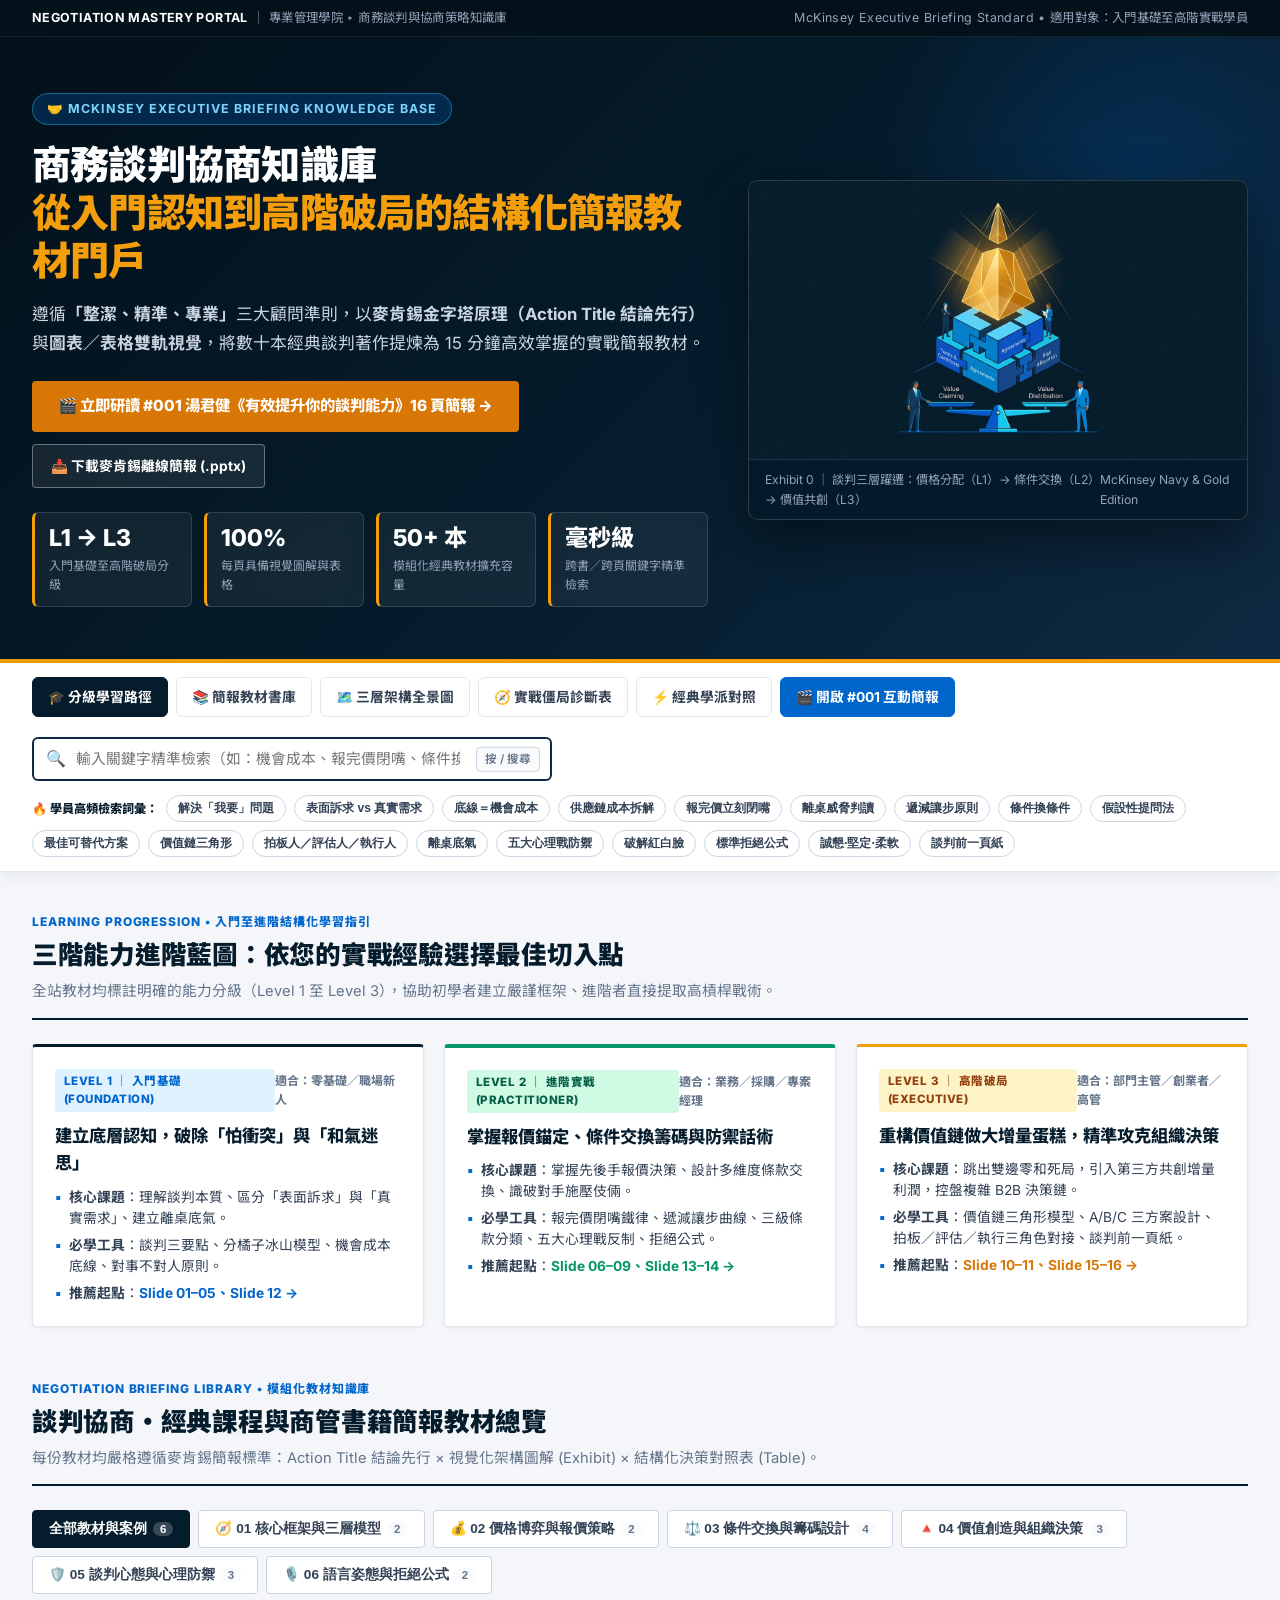
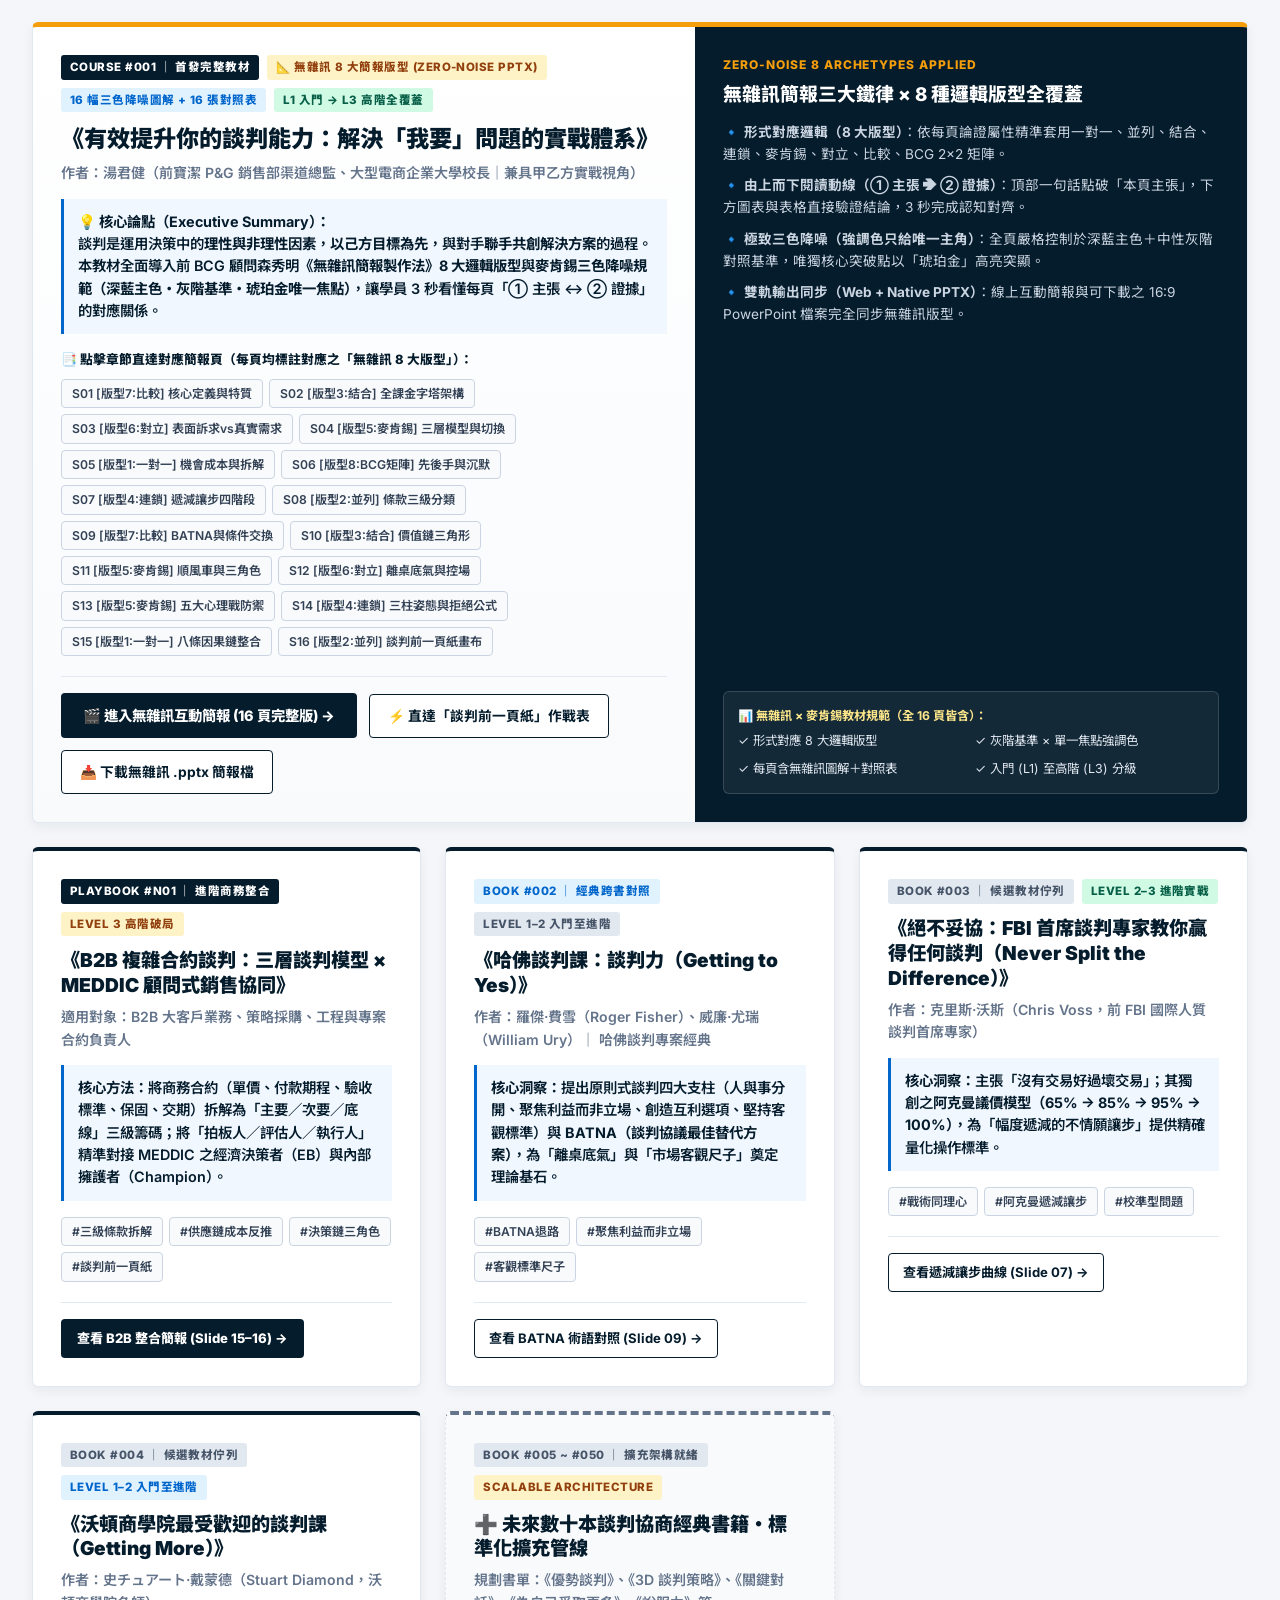
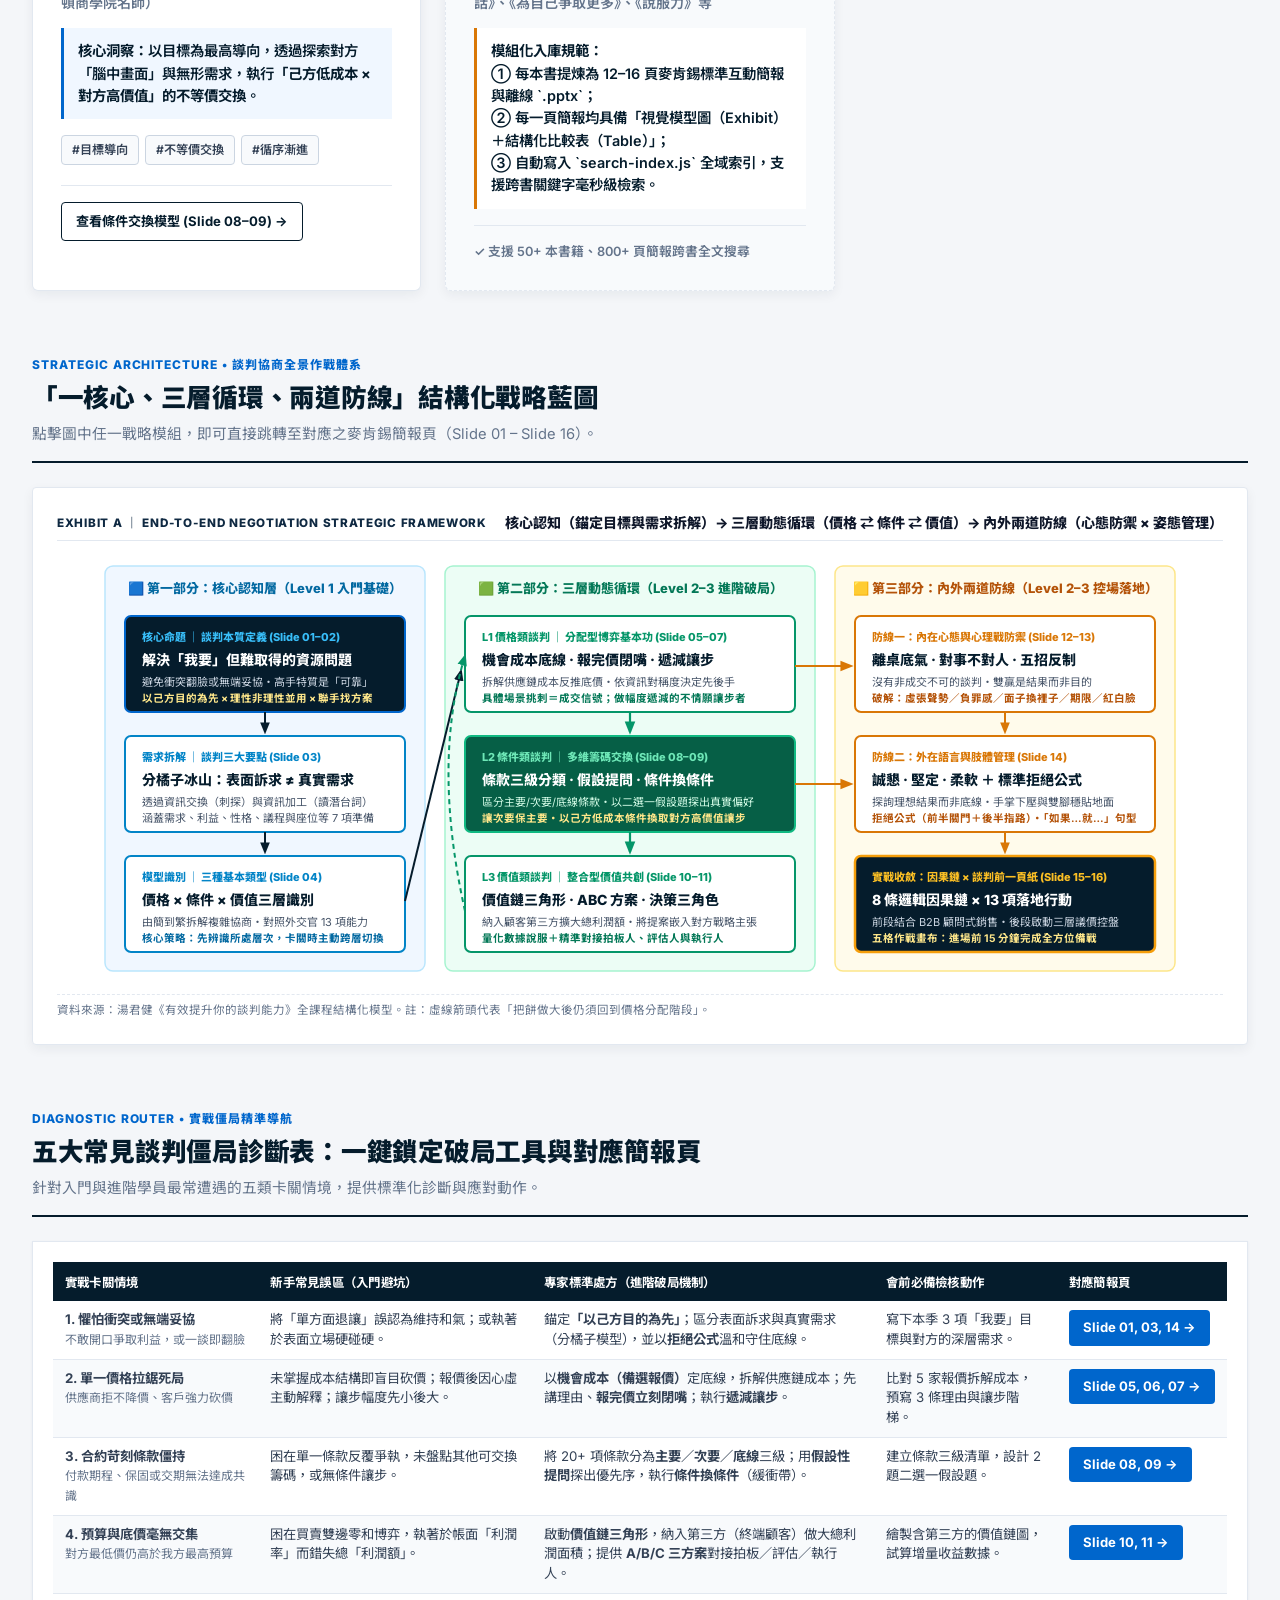
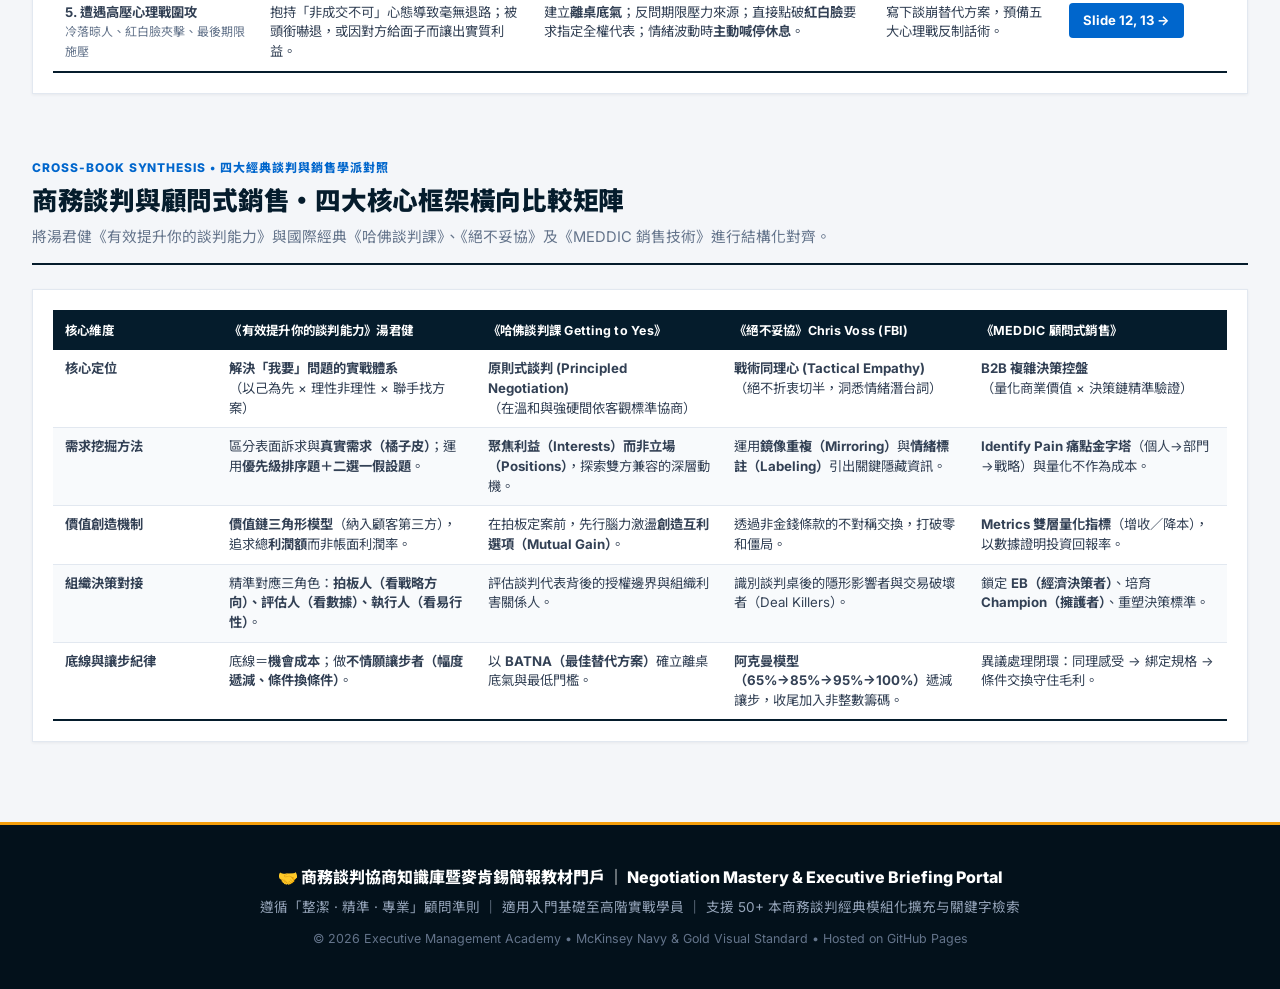
<file: index.html>
<!DOCTYPE html>
<html lang="zh-TW">
<head>
  <meta charset="UTF-8">
  <meta name="viewport" content="width=device-width, initial-scale=1.0">
  <title>談判協商知識庫暨麥肯錫簡報教材門戶 | Negotiation Mastery &amp; Executive Briefing Portal</title>
  <meta name="description" content="商務談判協商知識庫：採麥肯錫顧問視覺規範，專為入門至進階學員打造，支援 50+ 本談判經典書籍擴充與關鍵字即時檢索。首發湯君健《有效提升你的談判能力》16頁全圖表互動簡報。">
  <link rel="preconnect" href="https://fonts.googleapis.com">
  <link rel="preconnect" href="https://fonts.gstatic.com" crossorigin>
  <link href="https://fonts.googleapis.com/css2?family=Inter:wght@400;500;600;700;800;900&family=Noto+Sans+TC:wght@400;500;700;800;900&family=Outfit:wght@500;600;700;800&display=swap" rel="stylesheet">
  <link rel="stylesheet" href="styles.css">
</head>
<body>

  <!-- Top Executive Bar -->
  <div class="portal-topbar">
    <div><strong>NEGOTIATION MASTERY PORTAL</strong> ｜ 專業管理學院 ▸ 商務談判與協商策略知識庫</div>
    <div>McKinsey Executive Briefing Standard • 適用對象：入門基礎至高階實戰學員</div>
  </div>

  <!-- Hero Section -->
  <header class="portal-hero">
    <div class="portal-hero-inner">
      <div>
        <div class="eyebrow-tag">🤝 McKinsey Executive Briefing Knowledge Base</div>
        <h1>商務談判協商知識庫<br><span class="gold-accent">從入門認知到高階破局的結構化簡報教材門戶</span></h1>
        <p class="hero-lead">
          遵循<strong>「整潔、精準、專業」</strong>三大顧問準則，以<strong>麥肯錫金字塔原理（Action Title 結論先行）</strong>與<strong>圖表／表格雙軌視覺</strong>，將數十本經典談判著作提煉為 15 分鐘高效掌握的實戰簡報教材。
        </p>

        <div style="display: flex; gap: 12px; flex-wrap: wrap;">
          <a href="course-tang-junjian-negotiation.html" class="btn-mck-primary" style="background: #D97706; color: #FFFFFF; padding: 13px 26px; font-size: 0.96rem;">
            🎬 立即研讀 #001 湯君健《有效提升你的談判能力》16 頁簡報 →
          </a>
          <a href="downloads/tang-junjian-negotiation-mckinsey-briefing.pptx" class="btn-mck-secondary" style="background: rgba(255,255,255,0.08); color: #FFFFFF; border-color: rgba(255,255,255,0.35);">
            📥 下載麥肯錫離線簡報 (.pptx)
          </a>
        </div>

        <!-- Executive KPI Strip -->
        <div class="hero-kpi-strip">
          <div class="hero-kpi-card">
            <div class="hero-kpi-num">L1 → L3</div>
            <div class="hero-kpi-label">入門基礎至高階破局分級</div>
          </div>
          <div class="hero-kpi-card">
            <div class="hero-kpi-num">100%</div>
            <div class="hero-kpi-label">每頁具備視覺圖解與表格</div>
          </div>
          <div class="hero-kpi-card">
            <div class="hero-kpi-num">50+ 本</div>
            <div class="hero-kpi-label">模組化經典教材擴充容量</div>
          </div>
          <div class="hero-kpi-card">
            <div class="hero-kpi-num">毫秒級</div>
            <div class="hero-kpi-label">跨書／跨頁關鍵字精準檢索</div>
          </div>
        </div>
      </div>

      <!-- Hero Visual Illustration -->
      <div class="hero-visual-box">
        <img src="images/hero-negotiation.jpg" alt="從零和價格拉鋸邁向條件交換與價值鏈共創的三層談判架構">
        <div class="hero-visual-caption">
          <span>Exhibit 0 ｜ 談判三層躍遷：價格分配（L1）→ 條件交換（L2）→ 價值共創（L3）</span>
          <span>McKinsey Navy &amp; Gold Edition</span>
        </div>
      </div>
    </div>
  </header>

  <!-- Sticky Global Search & Navigation Bar -->
  <nav class="portal-sticky-bar">
    <div class="portal-sticky-inner">
      <div class="portal-nav-links">
        <a href="#learning-path-section" class="portal-nav-pill active">🎓 分級學習路徑</a>
        <a href="#bookshelf-section" class="portal-nav-pill">📚 簡報教材書庫</a>
        <a href="#roadmap-section" class="portal-nav-pill">🗺️ 三層架構全景圖</a>
        <a href="#router-section" class="portal-nav-pill">🧭 實戰僵局診斷表</a>
        <a href="#cross-matrix-section" class="portal-nav-pill">⚡ 經典學派對照</a>
        <a href="course-tang-junjian-negotiation.html" class="portal-nav-pill cta-pill">🎬 開啟 #001 互動簡報</a>
      </div>

      <!-- Global Keyword Search Box -->
      <div class="global-search-wrapper">
        <span class="global-search-icon">🔍</span>
        <input
          type="text"
          id="globalSearchInput"
          class="global-search-input"
          placeholder="輸入關鍵字精準檢索（如：機會成本、報完價閉嘴、條件換條件、價值鏈、紅白臉、拒絕公式...）"
          autocomplete="off"
        >
        <span class="global-search-kbd">按 / 搜尋</span>
      </div>
    </div>

    <!-- Quick Keyword Chips for Students -->
    <div class="quick-keywords-bar">
      <span style="font-size: 0.76rem; font-weight: 800; color: #051C2C;">🔥 學員高頻檢索詞彙：</span>
      <button class="kw-chip" data-kw="我要">解決「我要」問題</button>
      <button class="kw-chip" data-kw="分橘子">表面訴求 vs 真實需求</button>
      <button class="kw-chip" data-kw="機會成本">底線＝機會成本</button>
      <button class="kw-chip" data-kw="成本拆解">供應鏈成本拆解</button>
      <button class="kw-chip" data-kw="報完價">報完價立刻閉嘴</button>
      <button class="kw-chip" data-kw="離桌威脅">離桌威脅判讀</button>
      <button class="kw-chip" data-kw="遞減讓步">遞減讓步原則</button>
      <button class="kw-chip" data-kw="條件換條件">條件換條件</button>
      <button class="kw-chip" data-kw="假設性問題">假設性提問法</button>
      <button class="kw-chip" data-kw="最佳可替代方案">最佳可替代方案</button>
      <button class="kw-chip" data-kw="價值鏈">價值鏈三角形</button>
      <button class="kw-chip" data-kw="拍板人">拍板人／評估人／執行人</button>
      <button class="kw-chip" data-kw="沒有非成交不可">離桌底氣</button>
      <button class="kw-chip" data-kw="心理戰">五大心理戰防禦</button>
      <button class="kw-chip" data-kw="紅白臉">破解紅白臉</button>
      <button class="kw-chip" data-kw="拒絕公式">標準拒絕公式</button>
      <button class="kw-chip" data-kw="誠懇">誠懇·堅定·柔軟</button>
      <button class="kw-chip" data-kw="談判前一頁紙">談判前一頁紙</button>
    </div>

    <!-- Live Search Results Dropdown Panel -->
    <div id="searchResultsPanel" class="search-results-panel">
      <div class="search-results-header">
        <div id="searchResultCount" style="font-size: 0.95rem; color: #051C2C;">搜尋結果</div>
        <button id="btnClearSearch" class="btn-mck-secondary" style="padding: 5px 12px; font-size: 0.78rem;">✕ 清除搜尋</button>
      </div>
      <div id="searchResultsList"></div>
    </div>
  </nav>

  <!-- Main Content -->
  <main class="portal-main">

    <!-- ====================================================================
         SECTION 0: 入門至進階三階學習路徑 (Beginner-to-Advanced Learning Progression)
         ==================================================================== -->
    <section id="learning-path-section" style="margin-bottom: 52px;">
      <div class="mck-section-header">
        <div>
          <div class="mck-section-eyebrow">LEARNING PROGRESSION • 入門至進階結構化學習指引</div>
          <h2 class="mck-section-title">三階能力進階藍圖：依您的實戰經驗選擇最佳切入點</h2>
          <p class="mck-section-desc">全站教材均標註明確的能力分級（Level 1 至 Level 3），協助初學者建立嚴謹框架、進階者直接提取高槓桿戰術。</p>
        </div>
      </div>

      <div style="display: grid; grid-template-columns: repeat(3, 1fr); gap: 20px;">
        <!-- Level 1: Beginner -->
        <div class="mck-bucket-card navy-top" style="background: #FFFFFF; padding: 22px; box-shadow: var(--shadow-xs);">
          <div style="display: flex; justify-content: space-between; align-items: center; margin-bottom: 10px;">
            <span class="badge-mck badge-blue">LEVEL 1 ｜ 入門基礎 (Foundation)</span>
            <span style="font-size: 0.75rem; font-weight: 700; color: #64748B;">適合：零基礎／職場新人</span>
          </div>
          <div class="bucket-title" style="font-size: 1.08rem; margin-bottom: 10px;">建立底層認知，破除「怕衝突」與「和氣迷思」</div>
          <ul class="bucket-list" style="font-size: 0.86rem;">
            <li><strong>核心課題</strong>：理解談判本質、區分「表面訴求」與「真實需求」、建立離桌底氣。</li>
            <li><strong>必學工具</strong>：談判三要點、分橘子冰山模型、機會成本底線、對事不對人原則。</li>
            <li><strong>推薦起點</strong>：<a href="course-tang-junjian-negotiation.html#slide-01" style="color: #0066CC; font-weight: 700; text-decoration: none;">Slide 01–05、Slide 12 →</a></li>
          </ul>
        </div>

        <!-- Level 2: Intermediate -->
        <div class="mck-bucket-card" style="background: #FFFFFF; padding: 22px; border-top: 4px solid #059669; box-shadow: var(--shadow-xs);">
          <div style="display: flex; justify-content: space-between; align-items: center; margin-bottom: 10px;">
            <span class="badge-mck badge-emerald">LEVEL 2 ｜ 進階實戰 (Practitioner)</span>
            <span style="font-size: 0.75rem; font-weight: 700; color: #64748B;">適合：業務／採購／專案經理</span>
          </div>
          <div class="bucket-title" style="font-size: 1.08rem; margin-bottom: 10px;">掌握報價錨定、條件交換籌碼與防禦話術</div>
          <ul class="bucket-list" style="font-size: 0.86rem;">
            <li><strong>核心課題</strong>：掌握先後手報價決策、設計多維度條款交換、識破對手施壓伎倆。</li>
            <li><strong>必學工具</strong>：報完價閉嘴鐵律、遞減讓步曲線、三級條款分類、五大心理戰反制、拒絕公式。</li>
            <li><strong>推薦起點</strong>：<a href="course-tang-junjian-negotiation.html#slide-06" style="color: #059669; font-weight: 700; text-decoration: none;">Slide 06–09、Slide 13–14 →</a></li>
          </ul>
        </div>

        <!-- Level 3: Advanced -->
        <div class="mck-bucket-card gold-top" style="background: #FFFFFF; padding: 22px; box-shadow: var(--shadow-xs);">
          <div style="display: flex; justify-content: space-between; align-items: center; margin-bottom: 10px;">
            <span class="badge-mck badge-gold">LEVEL 3 ｜ 高階破局 (Executive)</span>
            <span style="font-size: 0.75rem; font-weight: 700; color: #64748B;">適合：部門主管／創業者／高管</span>
          </div>
          <div class="bucket-title" style="font-size: 1.08rem; margin-bottom: 10px;">重構價值鏈做大增量蛋糕，精準攻克組織決策</div>
          <ul class="bucket-list" style="font-size: 0.86rem;">
            <li><strong>核心課題</strong>：跳出雙邊零和死局，引入第三方共創增量利潤，控盤複雜 B2B 決策鏈。</li>
            <li><strong>必學工具</strong>：價值鏈三角形模型、A/B/C 三方案設計、拍板／評估／執行三角色對接、談判前一頁紙。</li>
            <li><strong>推薦起點</strong>：<a href="course-tang-junjian-negotiation.html#slide-10" style="color: #D97706; font-weight: 700; text-decoration: none;">Slide 10–11、Slide 15–16 →</a></li>
          </ul>
        </div>
      </div>
    </section>

    <!-- ====================================================================
         SECTION 1: 談判協商教材書庫 (支援 50+ 本擴充與六大領域篩選)
         ==================================================================== -->
    <section id="bookshelf-section">
      <div class="mck-section-header">
        <div>
          <div class="mck-section-eyebrow">NEGOTIATION BRIEFING LIBRARY • 模組化教材知識庫</div>
          <h2 class="mck-section-title">談判協商・經典課程與商管書籍簡報教材總覽</h2>
          <p class="mck-section-desc">每份教材均嚴格遵循麥肯錫簡報標準：Action Title 結論先行 × 視覺化架構圖解 (Exhibit) × 結構化決策對照表 (Table)。</p>
        </div>
      </div>

      <!-- 6 Domain Filter Tabs -->
      <div class="domain-filter-bar">
        <button class="domain-tab active" data-domain="all">全部教材與案例 <span class="domain-count">6</span></button>
        <button class="domain-tab" data-domain="framework">🧭 01 核心框架與三層模型 <span class="domain-count">2</span></button>
        <button class="domain-tab" data-domain="price">💰 02 價格博弈與報價策略 <span class="domain-count">2</span></button>
        <button class="domain-tab" data-domain="terms">⚖️ 03 條件交換與籌碼設計 <span class="domain-count">4</span></button>
        <button class="domain-tab" data-domain="value">🔺 04 價值創造與組織決策 <span class="domain-count">3</span></button>
        <button class="domain-tab" data-domain="defense">🛡️ 05 談判心態與心理防禦 <span class="domain-count">3</span></button>
        <button class="domain-tab" data-domain="posture">🎙️ 06 語言姿態與拒絕公式 <span class="domain-count">2</span></button>
      </div>

      <!-- Bookshelf Cards Grid -->
      <div class="bookshelf-grid">

        <!-- FEATURED COURSE #001: 湯君健《有效提升你的談判能力》 -->
        <article class="book-deck-card featured" data-domain="framework price terms value defense posture">
          <div class="book-card-body">
            <div class="book-meta-row">
              <span class="badge-mck badge-navy">COURSE #001 ｜ 首發完整教材</span>
              <span class="badge-mck badge-gold">📐 無雜訊 8 大簡報版型 (Zero-Noise PPTX)</span>
              <span class="badge-mck badge-blue">16 幅三色降噪圖解 + 16 張對照表</span>
              <span class="badge-mck badge-emerald">L1 入門 → L3 高階全覆蓋</span>
            </div>

            <h3 class="book-card-title">《有效提升你的談判能力：解決「我要」問題的實戰體系》</h3>
            <div class="book-card-author">作者：湯君健（前寶潔 P&amp;G 銷售部渠道總監、大型電商企業大學校長｜兼具甲乙方實戰視角）</div>

            <div class="book-card-thesis">
              <strong>💡 核心論點（Executive Summary）：</strong><br>
              談判是運用決策中的<strong>理性與非理性因素</strong>，<strong>以己方目標為先</strong>，與對手<strong>聯手共創解決方案</strong>的過程。本教材全面導入前 BCG 顧問森秀明<strong>《無雜訊簡報製作法》8 大邏輯版型</strong>與<strong>麥肯錫三色降噪規範（深藍主色・灰階基準・琥珀金唯一焦點）</strong>，讓學員 3 秒看懂每頁「① 主張 ↔ ② 證據」的對應關係。
            </div>

            <div style="font-size: 0.8rem; font-weight: 800; color: #051C2C; margin-bottom: 8px;">📑 點擊章節直達對應簡報頁（每頁均標註對應之「無雜訊 8 大版型」）：</div>
            <div class="book-chapter-pills">
              <a href="course-tang-junjian-negotiation.html#slide-01" class="chapter-jump-pill">S01 [版型7:比較] 核心定義與特質</a>
              <a href="course-tang-junjian-negotiation.html#slide-02" class="chapter-jump-pill">S02 [版型3:結合] 全課金字塔架構</a>
              <a href="course-tang-junjian-negotiation.html#slide-03" class="chapter-jump-pill">S03 [版型6:對立] 表面訴求vs真實需求</a>
              <a href="course-tang-junjian-negotiation.html#slide-04" class="chapter-jump-pill">S04 [版型5:麥肯錫] 三層模型與切換</a>
              <a href="course-tang-junjian-negotiation.html#slide-05" class="chapter-jump-pill">S05 [版型1:一對一] 機會成本與拆解</a>
              <a href="course-tang-junjian-negotiation.html#slide-06" class="chapter-jump-pill">S06 [版型8:BCG矩陣] 先後手與沉默</a>
              <a href="course-tang-junjian-negotiation.html#slide-07" class="chapter-jump-pill">S07 [版型4:連鎖] 遞減讓步四階段</a>
              <a href="course-tang-junjian-negotiation.html#slide-08" class="chapter-jump-pill">S08 [版型2:並列] 條款三級分類</a>
              <a href="course-tang-junjian-negotiation.html#slide-09" class="chapter-jump-pill">S09 [版型7:比較] BATNA與條件交換</a>
              <a href="course-tang-junjian-negotiation.html#slide-10" class="chapter-jump-pill">S10 [版型3:結合] 價值鏈三角形</a>
              <a href="course-tang-junjian-negotiation.html#slide-11" class="chapter-jump-pill">S11 [版型5:麥肯錫] 順風車與三角色</a>
              <a href="course-tang-junjian-negotiation.html#slide-12" class="chapter-jump-pill">S12 [版型6:對立] 離桌底氣與控場</a>
              <a href="course-tang-junjian-negotiation.html#slide-13" class="chapter-jump-pill">S13 [版型5:麥肯錫] 五大心理戰防禦</a>
              <a href="course-tang-junjian-negotiation.html#slide-14" class="chapter-jump-pill">S14 [版型4:連鎖] 三柱姿態與拒絕公式</a>
              <a href="course-tang-junjian-negotiation.html#slide-15" class="chapter-jump-pill">S15 [版型1:一對一] 八條因果鏈整合</a>
              <a href="course-tang-junjian-negotiation.html#slide-16" class="chapter-jump-pill">S16 [版型2:並列] 談判前一頁紙畫布</a>
            </div>

            <div class="book-card-actions">
              <a href="course-tang-junjian-negotiation.html" class="btn-mck-primary">🎬 進入無雜訊互動簡報 (16 頁完整版) →</a>
              <a href="course-tang-junjian-negotiation.html?q=談判前一頁紙#slide-16" class="btn-mck-secondary">⚡ 直達「談判前一頁紙」作戰表</a>
              <a href="downloads/tang-junjian-negotiation-mckinsey-briefing.pptx" class="btn-mck-secondary">📥 下載無雜訊 .pptx 簡報檔</a>
            </div>
          </div>

          <!-- Right Preview Panel inside Featured Card -->
          <div class="book-featured-preview">
            <div>
              <div style="font-size: 0.75rem; font-weight: 800; color: #F59E0B; letter-spacing: 0.08em; text-transform: uppercase; margin-bottom: 8px;">
                ZERO-NOISE 8 ARCHETYPES APPLIED
              </div>
              <h4 style="font-size: 1.18rem; font-weight: 800; margin-bottom: 14px; line-height: 1.35;">
                無雜訊簡報三大鐵律 × 8 種邏輯版型全覆蓋
              </h4>
              <ul style="list-style: none; font-size: 0.85rem; color: #CBD5E1; display: flex; flex-direction: column; gap: 10px; margin-bottom: 18px;">
                <li>🔹 <strong>形式對應邏輯（8 大版型）</strong>：依每頁論證屬性精準套用一對一、並列、結合、連鎖、麥肯錫、對立、比較、BCG 2×2 矩陣。</li>
                <li>🔹 <strong>由上而下閱讀動線（① 主張 ➔ ② 證據）</strong>：頂部一句話點破「本頁主張」，下方圖表與表格直接驗證結論，3 秒完成認知對齊。</li>
                <li>🔹 <strong>極致三色降噪（強調色只給唯一主角）</strong>：全頁嚴格控制於深藍主色＋中性灰階對照基準，唯獨核心突破點以「琥珀金」高亮突顯。</li>
                <li>🔹 <strong>雙軌輸出同步（Web + Native PPTX）</strong>：線上互動簡報與可下載之 16:9 PowerPoint 檔案完全同步無雜訊版型。</li>
              </ul>
            </div>

            <div style="background: rgba(255,255,255,0.06); border: 1px solid rgba(255,255,255,0.15); border-radius: 6px; padding: 14px;">
              <div style="font-size: 0.76rem; color: #FDE68A; font-weight: 700; margin-bottom: 6px;">📊 無雜訊 × 麥肯錫教材規範（全 16 頁皆含）：</div>
              <div style="display: grid; grid-template-columns: 1fr 1fr; gap: 8px; font-size: 0.78rem; color: #E2E8F0;">
                <div>✓ 形式對應 8 大邏輯版型</div>
                <div>✓ 灰階基準 × 單一焦點強調色</div>
                <div>✓ 每頁含無雜訊圖解＋對照表</div>
                <div>✓ 入門 (L1) 至高階 (L3) 分級</div>
              </div>
            </div>
          </div>
        </article>

        <!-- CASE #N01: B2B 大客戶銷售與採購合約實戰整合 -->
        <article class="book-deck-card" data-domain="value terms">
          <div class="book-card-body">
            <div class="book-meta-row">
              <span class="badge-mck badge-navy">PLAYBOOK #N01 ｜ 進階商務整合</span>
              <span class="badge-mck badge-gold">LEVEL 3 高階破局</span>
            </div>
            <h3 class="book-card-title" style="font-size: 1.2rem;">《B2B 複雜合約談判：三層談判模型 × MEDDIC 顧問式銷售協同》</h3>
            <div class="book-card-author">適用對象：B2B 大客戶業務、策略採購、工程與專案合約負責人</div>
            <div class="book-card-thesis">
              <strong>核心方法：</strong>將商務合約（單價、付款期程、驗收標準、保固、交期）拆解為「主要／次要／底線」三級籌碼；將「拍板人／評估人／執行人」精準對接 MEDDIC 之經濟決策者（EB）與內部擁護者（Champion）。
            </div>
            <div class="book-chapter-pills">
              <span class="chapter-jump-pill">#三級條款拆解</span>
              <span class="chapter-jump-pill">#供應鏈成本反推</span>
              <span class="chapter-jump-pill">#決策鏈三角色</span>
              <span class="chapter-jump-pill">#談判前一頁紙</span>
            </div>
            <div class="book-card-actions">
              <a href="course-tang-junjian-negotiation.html?q=MEDDIC#slide-15" class="btn-mck-primary" style="font-size: 0.82rem; padding: 9px 16px;">查看 B2B 整合簡報 (Slide 15–16) →</a>
            </div>
          </div>
        </article>

        <!-- BOOK #002: 哈佛談判課 Getting to Yes -->
        <article class="book-deck-card" data-domain="framework terms">
          <div class="book-card-body">
            <div class="book-meta-row">
              <span class="badge-mck badge-blue">BOOK #002 ｜ 經典跨書對照</span>
              <span class="badge-mck badge-slate">LEVEL 1–2 入門至進階</span>
            </div>
            <h3 class="book-card-title" style="font-size: 1.2rem;">《哈佛談判課：談判力（Getting to Yes）》</h3>
            <div class="book-card-author">作者：羅傑·費雪（Roger Fisher）、威廉·尤瑞（William Ury）｜ 哈佛談判專案經典</div>
            <div class="book-card-thesis">
              <strong>核心洞察：</strong>提出原則式談判四大支柱（人與事分開、聚焦利益而非立場、創造互利選項、堅持客觀標準）與 <strong>BATNA（談判協議最佳替代方案）</strong>，為「離桌底氣」與「市場客觀尺子」奠定理論基石。
            </div>
            <div class="book-chapter-pills">
              <span class="chapter-jump-pill">#BATNA退路</span>
              <span class="chapter-jump-pill">#聚焦利益而非立場</span>
              <span class="chapter-jump-pill">#客觀標準尺子</span>
            </div>
            <div class="book-card-actions">
              <a href="course-tang-junjian-negotiation.html?q=BATNA#slide-09" class="btn-mck-secondary" style="font-size: 0.82rem; padding: 8px 14px;">查看 BATNA 術語對照 (Slide 09) →</a>
            </div>
          </div>
        </article>

        <!-- BOOK #003: 絕不妥協 Never Split the Difference -->
        <article class="book-deck-card" data-domain="defense posture">
          <div class="book-card-body">
            <div class="book-meta-row">
              <span class="badge-mck badge-slate">BOOK #003 ｜ 候選教材佇列</span>
              <span class="badge-mck badge-emerald">LEVEL 2–3 進階實戰</span>
            </div>
            <h3 class="book-card-title" style="font-size: 1.2rem;">《絕不妥協：FBI 首席談判專家教你贏得任何談判（Never Split the Difference）》</h3>
            <div class="book-card-author">作者：克里斯·沃斯（Chris Voss，前 FBI 國際人質談判首席專家）</div>
            <div class="book-card-thesis">
              <strong>核心洞察：</strong>主張「沒有交易好過壞交易」；其獨創之<strong>阿克曼議價模型（65% → 85% → 95% → 100%）</strong>，為「幅度遞減的不情願讓步」提供精確量化操作標準。
            </div>
            <div class="book-chapter-pills">
              <span class="chapter-jump-pill">#戰術同理心</span>
              <span class="chapter-jump-pill">#阿克曼遞減讓步</span>
              <span class="chapter-jump-pill">#校準型問題</span>
            </div>
            <div class="book-card-actions">
              <a href="course-tang-junjian-negotiation.html?q=讓步#slide-07" class="btn-mck-secondary" style="font-size: 0.82rem; padding: 8px 14px;">查看遞減讓步曲線 (Slide 07) →</a>
            </div>
          </div>
        </article>

        <!-- BOOK #004: 沃頓商學院最受歡迎的談判課 -->
        <article class="book-deck-card" data-domain="terms value">
          <div class="book-card-body">
            <div class="book-meta-row">
              <span class="badge-mck badge-slate">BOOK #004 ｜ 候選教材佇列</span>
              <span class="badge-mck badge-blue">LEVEL 1–2 入門至進階</span>
            </div>
            <h3 class="book-card-title" style="font-size: 1.2rem;">《沃頓商學院最受歡迎的談判課（Getting More）》</h3>
            <div class="book-card-author">作者：史チュアート·戴蒙德（Stuart Diamond，沃頓商學院名師）</div>
            <div class="book-card-thesis">
              <strong>核心洞察：</strong>以目標為最高導向，透過探索對方「腦中畫面」與無形需求，執行<strong>「己方低成本 × 對方高價值」的不等價交換</strong>。
            </div>
            <div class="book-chapter-pills">
              <span class="chapter-jump-pill">#目標導向</span>
              <span class="chapter-jump-pill">#不等價交換</span>
              <span class="chapter-jump-pill">#循序漸進</span>
            </div>
            <div class="book-card-actions">
              <a href="course-tang-junjian-negotiation.html?q=條件換條件#slide-08" class="btn-mck-secondary" style="font-size: 0.82rem; padding: 8px 14px;">查看條件交換模型 (Slide 08–09) →</a>
            </div>
          </div>
        </article>

        <!-- BOOK #005 ~ #050 擴充插槽說明卡 -->
        <article class="book-deck-card" data-domain="framework price terms value defense posture" style="border-top-color: #64748B; background: #F8FAFC; border-style: dashed;">
          <div class="book-card-body">
            <div class="book-meta-row">
              <span class="badge-mck badge-slate">BOOK #005 ~ #050 ｜ 擴充架構就緒</span>
              <span class="badge-mck badge-gold">Scalable Architecture</span>
            </div>
            <h3 class="book-card-title" style="font-size: 1.2rem;">➕ 未來數十本談判協商經典書籍・標準化擴充管線</h3>
            <div class="book-card-author">規劃書單：《優勢談判》、《3D 談判策略》、《關鍵對話》、《為自己爭取更多》、《說服力》等</div>
            <div class="book-card-thesis" style="background: #FFFFFF; border-left-color: #D97706;">
              <strong>模組化入庫規範：</strong><br>
              ① 每本書提煉為 12–16 頁麥肯錫標準互動簡報與離線 `.pptx`；<br>
              ② 每一頁簡報均具備「視覺模型圖（Exhibit）＋結構化比較表（Table）」；<br>
              ③ 自動寫入 `search-index.js` 全域索引，支援跨書關鍵字毫秒級檢索。
            </div>
            <div class="book-card-actions">
              <span style="font-size: 0.8rem; color: #64748B; font-weight: 600;">✓ 支援 50+ 本書籍、800+ 頁簡報跨書全文搜尋</span>
            </div>
          </div>
        </article>

      </div>
    </section>

    <!-- ====================================================================
         SECTION 2: 「一核心、三層循環、兩道防線」全課戰略視覺地圖 (Interactive SVG Exhibit)
         ==================================================================== -->
    <section id="roadmap-section" style="margin-top: 64px;">
      <div class="mck-section-header">
        <div>
          <div class="mck-section-eyebrow">STRATEGIC ARCHITECTURE • 談判協商全景作戰體系</div>
          <h2 class="mck-section-title">「一核心、三層循環、兩道防線」結構化戰略藍圖</h2>
          <p class="mck-section-desc">點擊圖中任一戰略模組，即可直接跳轉至對應之麥肯錫簡報頁（Slide 01 – Slide 16）。</p>
        </div>
      </div>

      <div class="mck-exhibit-box" style="background: #FFFFFF; padding: 24px; box-shadow: var(--shadow-sm);">
        <div class="exhibit-header">
          <span class="exhibit-label">EXHIBIT A ｜ END-TO-END NEGOTIATION STRATEGIC FRAMEWORK</span>
          <span class="exhibit-title">核心認知（錨定目標與需求拆解）→ 三層動態循環（價格 ⇄ 條件 ⇄ 價值）→ 內外兩道防線（心態防禦 × 姿態管理）</span>
        </div>

        <div class="exhibit-canvas">
          <svg viewBox="0 0 1100 435" width="100%" style="max-height: 435px; font-family: 'Inter', 'Noto Sans TC', sans-serif;">
            <defs>
              <marker id="arrowNavy" viewBox="0 0 10 10" refX="8" refY="5" markerWidth="6" markerHeight="6" orient="auto-start-reverse">
                <path d="M 0 1 L 10 5 L 0 9 z" fill="#051C2C" />
              </marker>
              <marker id="arrowGold" viewBox="0 0 10 10" refX="8" refY="5" markerWidth="6" markerHeight="6" orient="auto-start-reverse">
                <path d="M 0 1 L 10 5 L 0 9 z" fill="#D97706" />
              </marker>
              <marker id="arrowGreen" viewBox="0 0 10 10" refX="8" refY="5" markerWidth="6" markerHeight="6" orient="auto-start-reverse">
                <path d="M 0 1 L 10 5 L 0 9 z" fill="#059669" />
              </marker>
            </defs>

            <!-- Background Layer Columns -->
            <rect x="15" y="15" width="320" height="405" rx="8" fill="#F0F7FF" stroke="#BAE6FD" stroke-width="1.5" />
            <text x="175" y="42" text-anchor="middle" fill="#0369A1" font-size="13" font-weight="800">🟦 第一部分：核心認知層（Level 1 入門基礎）</text>

            <rect x="355" y="15" width="370" height="405" rx="8" fill="#ECFDF5" stroke="#A7F3D0" stroke-width="1.5" />
            <text x="540" y="42" text-anchor="middle" fill="#047857" font-size="13" font-weight="800">🟩 第二部分：三層動態循環（Level 2–3 進階破局）</text>

            <rect x="745" y="15" width="340" height="405" rx="8" fill="#FFFBEB" stroke="#FDE68A" stroke-width="1.5" />
            <text x="915" y="42" text-anchor="middle" fill="#B45309" font-size="13" font-weight="800">🟨 第三部分：內外兩道防線（Level 2–3 控場落地）</text>

            <!-- Column 1: Core Foundation -->
            <a href="course-tang-junjian-negotiation.html#slide-01">
              <rect x="35" y="65" width="280" height="96" rx="6" fill="#051C2C" stroke="#0066CC" stroke-width="2" />
              <text x="52" y="90" fill="#38BDF8" font-size="11" font-weight="800">核心命題 ｜ 談判本質定義 (Slide 01–02)</text>
              <text x="52" y="114" fill="#FFFFFF" font-size="14" font-weight="800">解決「我要」但難取得的資源問題</text>
              <text x="52" y="135" fill="#CBD5E1" font-size="11">避免衝突翻臉或無端妥協・高手特質是「可靠」</text>
              <text x="52" y="151" fill="#FDE68A" font-size="10.5" font-weight="700">以己方目的為先 × 理性非理性並用 × 聯手找方案</text>
            </a>

            <a href="course-tang-junjian-negotiation.html#slide-03">
              <rect x="35" y="185" width="280" height="96" rx="6" fill="#FFFFFF" stroke="#0284C7" stroke-width="2" />
              <text x="52" y="210" fill="#0284C7" font-size="11" font-weight="800">需求拆解 ｜ 談判三大要點 (Slide 03)</text>
              <text x="52" y="234" fill="#051C2C" font-size="14" font-weight="800">分橘子冰山：表面訴求 ≠ 真實需求</text>
              <text x="52" y="255" fill="#475569" font-size="11">透過資訊交換（刺探）與資訊加工（讀潛台詞）</text>
              <text x="52" y="271" fill="#475569" font-size="11">涵蓋需求、利益、性格、議程與座位等 7 項準備</text>
            </a>

            <a href="course-tang-junjian-negotiation.html#slide-04">
              <rect x="35" y="305" width="280" height="96" rx="6" fill="#FFFFFF" stroke="#0284C7" stroke-width="2" />
              <text x="52" y="330" fill="#0284C7" font-size="11" font-weight="800">模型識別 ｜ 三種基本類型 (Slide 04)</text>
              <text x="52" y="354" fill="#051C2C" font-size="14" font-weight="800">價格 × 條件 × 價值三層識別</text>
              <text x="52" y="375" fill="#475569" font-size="11">由簡到繁拆解複雜協商・對照外交官 13 項能力</text>
              <text x="52" y="391" fill="#0369A1" font-size="10.5" font-weight="700">核心策略：先辨識所處層次，卡關時主動跨層切換</text>
            </a>

            <!-- Column 2: 3-Layer Dynamic Loop -->
            <a href="course-tang-junjian-negotiation.html#slide-05">
              <rect x="375" y="65" width="330" height="96" rx="6" fill="#FFFFFF" stroke="#059669" stroke-width="2" />
              <text x="392" y="90" fill="#059669" font-size="11" font-weight="800">L1 價格類談判 ｜ 分配型博弈基本功 (Slide 05–07)</text>
              <text x="392" y="114" fill="#051C2C" font-size="14" font-weight="800">機會成本底線 · 報完價閉嘴 · 遞減讓步</text>
              <text x="392" y="135" fill="#475569" font-size="11">拆解供應鏈成本反推底價・依資訊對稱度決定先後手</text>
              <text x="392" y="151" fill="#047857" font-size="10.5" font-weight="700">具體場景挑刺＝成交信號；做幅度遞減的不情願讓步者</text>
            </a>

            <a href="course-tang-junjian-negotiation.html#slide-08">
              <rect x="375" y="185" width="330" height="96" rx="6" fill="#065F46" stroke="#10B981" stroke-width="2" />
              <text x="392" y="210" fill="#6EE7B7" font-size="11" font-weight="800">L2 條件類談判 ｜ 多維籌碼交換 (Slide 08–09)</text>
              <text x="392" y="234" fill="#FFFFFF" font-size="14" font-weight="800">條款三級分類 · 假設提問 · 條件換條件</text>
              <text x="392" y="255" fill="#D1FAE5" font-size="11">區分主要/次要/底線條款・以二選一假設題探出真實偏好</text>
              <text x="392" y="271" fill="#FDE68A" font-size="10.5" font-weight="700">讓次要保主要・以己方低成本條件換取對方高價值讓步</text>
            </a>

            <a href="course-tang-junjian-negotiation.html#slide-10">
              <rect x="375" y="305" width="330" height="96" rx="6" fill="#FFFFFF" stroke="#059669" stroke-width="2" />
              <text x="392" y="330" fill="#059669" font-size="11" font-weight="800">L3 價值類談判 ｜ 整合型價值共創 (Slide 10–11)</text>
              <text x="392" y="354" fill="#051C2C" font-size="14" font-weight="800">價值鏈三角形 · ABC 方案 · 決策三角色</text>
              <text x="392" y="375" fill="#475569" font-size="11">納入顧客第三方擴大總利潤額・將提案嵌入對方戰略主張</text>
              <text x="392" y="391" fill="#047857" font-size="10.5" font-weight="700">量化數據說服＋精準對接拍板人、評估人與執行人</text>
            </a>

            <!-- Column 3: Two Defense Lines & Action Synthesis -->
            <a href="course-tang-junjian-negotiation.html#slide-12">
              <rect x="765" y="65" width="300" height="96" rx="6" fill="#FFFFFF" stroke="#D97706" stroke-width="2" />
              <text x="782" y="90" fill="#D97706" font-size="11" font-weight="800">防線一：內在心態與心理戰防禦 (Slide 12–13)</text>
              <text x="782" y="114" fill="#051C2C" font-size="14" font-weight="800">離桌底氣 · 對事不對人 · 五招反制</text>
              <text x="782" y="135" fill="#475569" font-size="11">沒有非成交不可的談判・雙贏是結果而非目的</text>
              <text x="782" y="151" fill="#B45309" font-size="10.5" font-weight="700">破解：虛張聲勢／負罪感／面子換裡子／期限／紅白臉</text>
            </a>

            <a href="course-tang-junjian-negotiation.html#slide-14">
              <rect x="765" y="185" width="300" height="96" rx="6" fill="#FFFFFF" stroke="#D97706" stroke-width="2" />
              <text x="782" y="210" fill="#D97706" font-size="11" font-weight="800">防線二：外在語言與肢體管理 (Slide 14)</text>
              <text x="782" y="234" fill="#051C2C" font-size="14" font-weight="800">誠懇 · 堅定 · 柔軟 ＋ 標準拒絕公式</text>
              <text x="782" y="255" fill="#475569" font-size="11">探詢理想結果而非底線・手掌下壓與雙腳穩貼地面</text>
              <text x="782" y="271" fill="#B45309" font-size="10.5" font-weight="700">拒絕公式（前半關門＋後半指路）・「如果…就…」句型</text>
            </a>

            <a href="course-tang-junjian-negotiation.html#slide-15">
              <rect x="765" y="305" width="300" height="96" rx="6" fill="#051C2C" stroke="#F59E0B" stroke-width="2.5" />
              <text x="782" y="330" fill="#FBBF24" font-size="11" font-weight="800">實戰收斂：因果鏈 × 談判前一頁紙 (Slide 15–16)</text>
              <text x="782" y="354" fill="#FFFFFF" font-size="14" font-weight="800">8 條邏輯因果鏈 × 13 項落地行動</text>
              <text x="782" y="375" fill="#CBD5E1" font-size="11">前段結合 B2B 顧問式銷售・後段啟動三層議價控盤</text>
              <text x="782" y="391" fill="#FDE68A" font-size="10.5" font-weight="700">五格作戰畫布：進場前 15 分鐘完成全方位備戰</text>
            </a>

            <!-- Connectors -->
            <line x1="175" y1="161" x2="175" y2="181" stroke="#051C2C" stroke-width="2" marker-end="url(#arrowNavy)" />
            <line x1="175" y1="281" x2="175" y2="301" stroke="#051C2C" stroke-width="2" marker-end="url(#arrowNavy)" />
            <line x1="315" y1="350" x2="371" y2="120" stroke="#051C2C" stroke-width="2" marker-end="url(#arrowNavy)" />
            <line x1="540" y1="161" x2="540" y2="181" stroke="#059669" stroke-width="2.2" marker-end="url(#arrowGreen)" />
            <line x1="540" y1="281" x2="540" y2="301" stroke="#059669" stroke-width="2.2" marker-end="url(#arrowGreen)" />
            <!-- Loop back from L3 Value to L1 Price Allocation -->
            <path d="M 375 360 Q 342 212 375 105" fill="none" stroke="#059669" stroke-width="2" stroke-dasharray="5,4" marker-end="url(#arrowGreen)" />
            <line x1="705" y1="115" x2="761" y2="115" stroke="#D97706" stroke-width="2.2" marker-end="url(#arrowGold)" />
            <line x1="705" y1="233" x2="761" y2="233" stroke="#D97706" stroke-width="2.2" marker-end="url(#arrowGold)" />
            <line x1="915" y1="161" x2="915" y2="181" stroke="#D97706" stroke-width="2" marker-end="url(#arrowGold)" />
            <line x1="915" y1="281" x2="915" y2="301" stroke="#D97706" stroke-width="2" marker-end="url(#arrowGold)" />
          </svg>
        </div>

        <div class="exhibit-source">
          資料來源：湯君健《有效提升你的談判能力》全課程結構化模型。註：虛線箭頭代表「把餅做大後仍須回到價格分配階段」。
        </div>
      </div>
    </section>

    <!-- ====================================================================
         SECTION 3: 學員談判卡關處境快速分流矩陣 (Diagnostic Router)
         ==================================================================== -->
    <section id="router-section" style="margin-top: 64px;">
      <div class="mck-section-header">
        <div>
          <div class="mck-section-eyebrow">DIAGNOSTIC ROUTER • 實戰僵局精準導航</div>
          <h2 class="mck-section-title">五大常見談判僵局診斷表：一鍵鎖定破局工具與對應簡報頁</h2>
          <p class="mck-section-desc">針對入門與進階學員最常遭遇的五類卡關情境，提供標準化診斷與應對動作。</p>
        </div>
      </div>

      <div class="mck-table-wrap" style="background: #FFFFFF; padding: 20px; border: 1px solid var(--border-subtle); box-shadow: var(--shadow-xs);">
        <table class="mck-table">
          <thead>
            <tr>
              <th style="width: 18%;">實戰卡關情境</th>
              <th style="width: 24%;">新手常見誤區（入門避坑）</th>
              <th style="width: 30%;">專家標準處方（進階破局機制）</th>
              <th style="width: 16%;">會前必備檢核動作</th>
              <th style="width: 12%;">對應簡報頁</th>
            </tr>
          </thead>
          <tbody>
            <tr>
              <td><strong>1. 懼怕衝突或無端妥協</strong><br><span style="font-size:0.75rem; color:#64748B;">不敢開口爭取利益，或一談即翻臉</span></td>
              <td>將「單方面退讓」誤認為維持和氣；或執著於表面立場硬碰硬。</td>
              <td>錨定<strong>「以己方目的為先」</strong>；區分表面訴求與真實需求（分橘子模型），並以<strong>拒絕公式</strong>溫和守住底線。</td>
              <td>寫下本季 3 項「我要」目標與對方的深層需求。</td>
              <td><a href="course-tang-junjian-negotiation.html#slide-01" class="search-result-go" style="display:inline-block;">Slide 01, 03, 14 →</a></td>
            </tr>
            <tr>
              <td><strong>2. 單一價格拉鋸死局</strong><br><span style="font-size:0.75rem; color:#64748B;">供應商拒不降價、客戶強力砍價</span></td>
              <td>未掌握成本結構即盲目砍價；報價後因心虛主動解釋；讓步幅度先小後大。</td>
              <td>以<strong>機會成本（備選報價）</strong>定底線，拆解供應鏈成本；先講理由、<strong>報完價立刻閉嘴</strong>；執行<strong>遞減讓步</strong>。</td>
              <td>比對 5 家報價拆解成本，預寫 3 條理由與讓步階梯。</td>
              <td><a href="course-tang-junjian-negotiation.html#slide-05" class="search-result-go" style="display:inline-block;">Slide 05, 06, 07 →</a></td>
            </tr>
            <tr>
              <td><strong>3. 合約苛刻條款僵持</strong><br><span style="font-size:0.75rem; color:#64748B;">付款期程、保固或交期無法達成共識</span></td>
              <td>困在單一條款反覆爭執，未盤點其他可交換籌碼，或無條件讓步。</td>
              <td>將 20+ 項條款分為<strong>主要／次要／底線</strong>三級；用<strong>假設性提問</strong>探出優先序，執行<strong>條件換條件</strong>（緩衝帶）。</td>
              <td>建立條款三級清單，設計 2 題二選一假設題。</td>
              <td><a href="course-tang-junjian-negotiation.html#slide-08" class="search-result-go" style="display:inline-block;">Slide 08, 09 →</a></td>
            </tr>
            <tr>
              <td><strong>4. 預算與底價毫無交集</strong><br><span style="font-size:0.75rem; color:#64748B;">對方最低價仍高於我方最高預算</span></td>
              <td>困在買賣雙邊零和博弈，執著於帳面「利潤率」而錯失總「利潤額」。</td>
              <td>啟動<strong>價值鏈三角形</strong>，納入第三方（終端顧客）做大總利潤面積；提供 <strong>A/B/C 三方案</strong>對接拍板／評估／執行人。</td>
              <td>繪製含第三方的價值鏈圖，試算增量收益數據。</td>
              <td><a href="course-tang-junjian-negotiation.html#slide-10" class="search-result-go" style="display:inline-block;">Slide 10, 11 →</a></td>
            </tr>
            <tr>
              <td><strong>5. 遭遇高壓心理戰圍攻</strong><br><span style="font-size:0.75rem; color:#64748B;">冷落晾人、紅白臉夾擊、最後期限施壓</span></td>
              <td>抱持「非成交不可」心態導致毫無退路；被頭銜嚇退，或因對方給面子而讓出實質利益。</td>
              <td>建立<strong>離桌底氣</strong>；反問期限壓力來源；直接點破<strong>紅白臉</strong>要求指定全權代表；情緒波動時<strong>主動喊停休息</strong>。</td>
              <td>寫下談崩替代方案，預備五大心理戰反制話術。</td>
              <td><a href="course-tang-junjian-negotiation.html#slide-12" class="search-result-go" style="display:inline-block;">Slide 12, 13 →</a></td>
            </tr>
          </tbody>
        </table>
      </div>
    </section>

    <!-- ====================================================================
         SECTION 4: 跨教材心智模型對照總表 (湯君健 × MEDDIC × 哈佛談判課 × FBI 絕不妥協)
         ==================================================================== -->
    <section id="cross-matrix-section" style="margin-top: 64px;">
      <div class="mck-section-header">
        <div>
          <div class="mck-section-eyebrow">CROSS-BOOK SYNTHESIS • 四大經典談判與銷售學派對照</div>
          <h2 class="mck-section-title">商務談判與顧問式銷售・四大核心框架橫向比較矩陣</h2>
          <p class="mck-section-desc">將湯君健《有效提升你的談判能力》與國際經典《哈佛談判課》、《絕不妥協》及《MEDDIC 銷售技術》進行結構化對齊。</p>
        </div>
      </div>

      <div class="mck-table-wrap" style="background: #FFFFFF; padding: 20px; border: 1px solid var(--border-subtle); box-shadow: var(--shadow-xs);">
        <table class="mck-table">
          <thead>
            <tr>
              <th style="width: 14%;">核心維度</th>
              <th style="width: 22%;">《有效提升你的談判能力》湯君健</th>
              <th style="width: 21%;">《哈佛談判課 Getting to Yes》</th>
              <th style="width: 21%;">《絕不妥協》Chris Voss (FBI)</th>
              <th style="width: 22%;">《MEDDIC 顧問式銷售》</th>
            </tr>
          </thead>
          <tbody>
            <tr>
              <td><strong>核心定位</strong></td>
              <td><strong>解決「我要」問題的實戰體系</strong><br>（以己為先 × 理性非理性 × 聯手找方案）</td>
              <td><strong>原則式談判 (Principled Negotiation)</strong><br>（在溫和與強硬間依客觀標準協商）</td>
              <td><strong>戰術同理心 (Tactical Empathy)</strong><br>（絕不折衷切半，洞悉情緒潛台詞）</td>
              <td><strong>B2B 複雜決策控盤</strong><br>（量化商業價值 × 決策鏈精準驗證）</td>
            </tr>
            <tr>
              <td><strong>需求挖掘方法</strong></td>
              <td>區分表面訴求與<strong>真實需求（橘子皮）</strong>；運用<strong>優先級排序題＋二選一假設題</strong>。</td>
              <td><strong>聚焦利益（Interests）而非立場（Positions）</strong>，探索雙方兼容的深層動機。</td>
              <td>運用<strong>鏡像重複（Mirroring）</strong>與<strong>情緒標註（Labeling）</strong>引出關鍵隱藏資訊。</td>
              <td><strong>Identify Pain 痛點金字塔</strong>（個人→部門→戰略）與量化不作為成本。</td>
            </tr>
            <tr>
              <td><strong>價值創造機制</strong></td>
              <td><strong>價值鏈三角形模型</strong>（納入顧客第三方），追求總<strong>利潤額</strong>而非帳面利潤率。</td>
              <td>在拍板定案前，先行腦力激盪<strong>創造互利選項（Mutual Gain）</strong>。</td>
              <td>透過非金錢條款的不對稱交換，打破零和僵局。</td>
              <td><strong>Metrics 雙層量化指標</strong>（增收／降本），以數據證明投資回報率。</td>
            </tr>
            <tr>
              <td><strong>組織決策對接</strong></td>
              <td>精準對應三角色：<strong>拍板人（看戰略方向）、評估人（看數據）、執行人（看易行性）</strong>。</td>
              <td>評估談判代表背後的授權邊界與組織利害關係人。</td>
              <td>識別談判桌後的隱形影響者與交易破壞者（Deal Killers）。</td>
              <td>鎖定 <strong>EB（經濟決策者）</strong>、培育 <strong>Champion（擁護者）</strong>、重塑決策標準。</td>
            </tr>
            <tr>
              <td><strong>底線與讓步紀律</strong></td>
              <td>底線＝<strong>機會成本</strong>；做<strong>不情願讓步者（幅度遞減、條件換條件）</strong>。</td>
              <td>以 <strong>BATNA（最佳替代方案）</strong>確立離桌底氣與最低門檻。</td>
              <td><strong>阿克曼模型（65%→85%→95%→100%）</strong>遞減讓步，收尾加入非整數籌碼。</td>
              <td>異議處理閉環：同理感受 → 綁定規格 → 條件交換守住毛利。</td>
            </tr>
          </tbody>
        </table>
      </div>
    </section>

  </main>

  <!-- Footer -->
  <footer class="portal-footer">
    <p style="color: #FFFFFF; font-weight: 800; font-size: 1rem; margin-bottom: 6px;">
      🤝 商務談判協商知識庫暨麥肯錫簡報教材門戶 ｜ Negotiation Mastery &amp; Executive Briefing Portal
    </p>
    <p>遵循「整潔 · 精準 · 專業」顧問準則 ｜ 適用入門基礎至高階實戰學員 ｜ 支援 50+ 本商務談判經典模組化擴充与關鍵字檢索</p>
    <p style="font-size: 0.78rem; color: #64748B; margin-top: 10px;">
      © 2026 Executive Management Academy • McKinsey Navy &amp; Gold Visual Standard • Hosted on GitHub Pages
    </p>
  </footer>

  <script src="search-index.js"></script>
  <script src="app.js"></script>
</body>
</html>
</file>
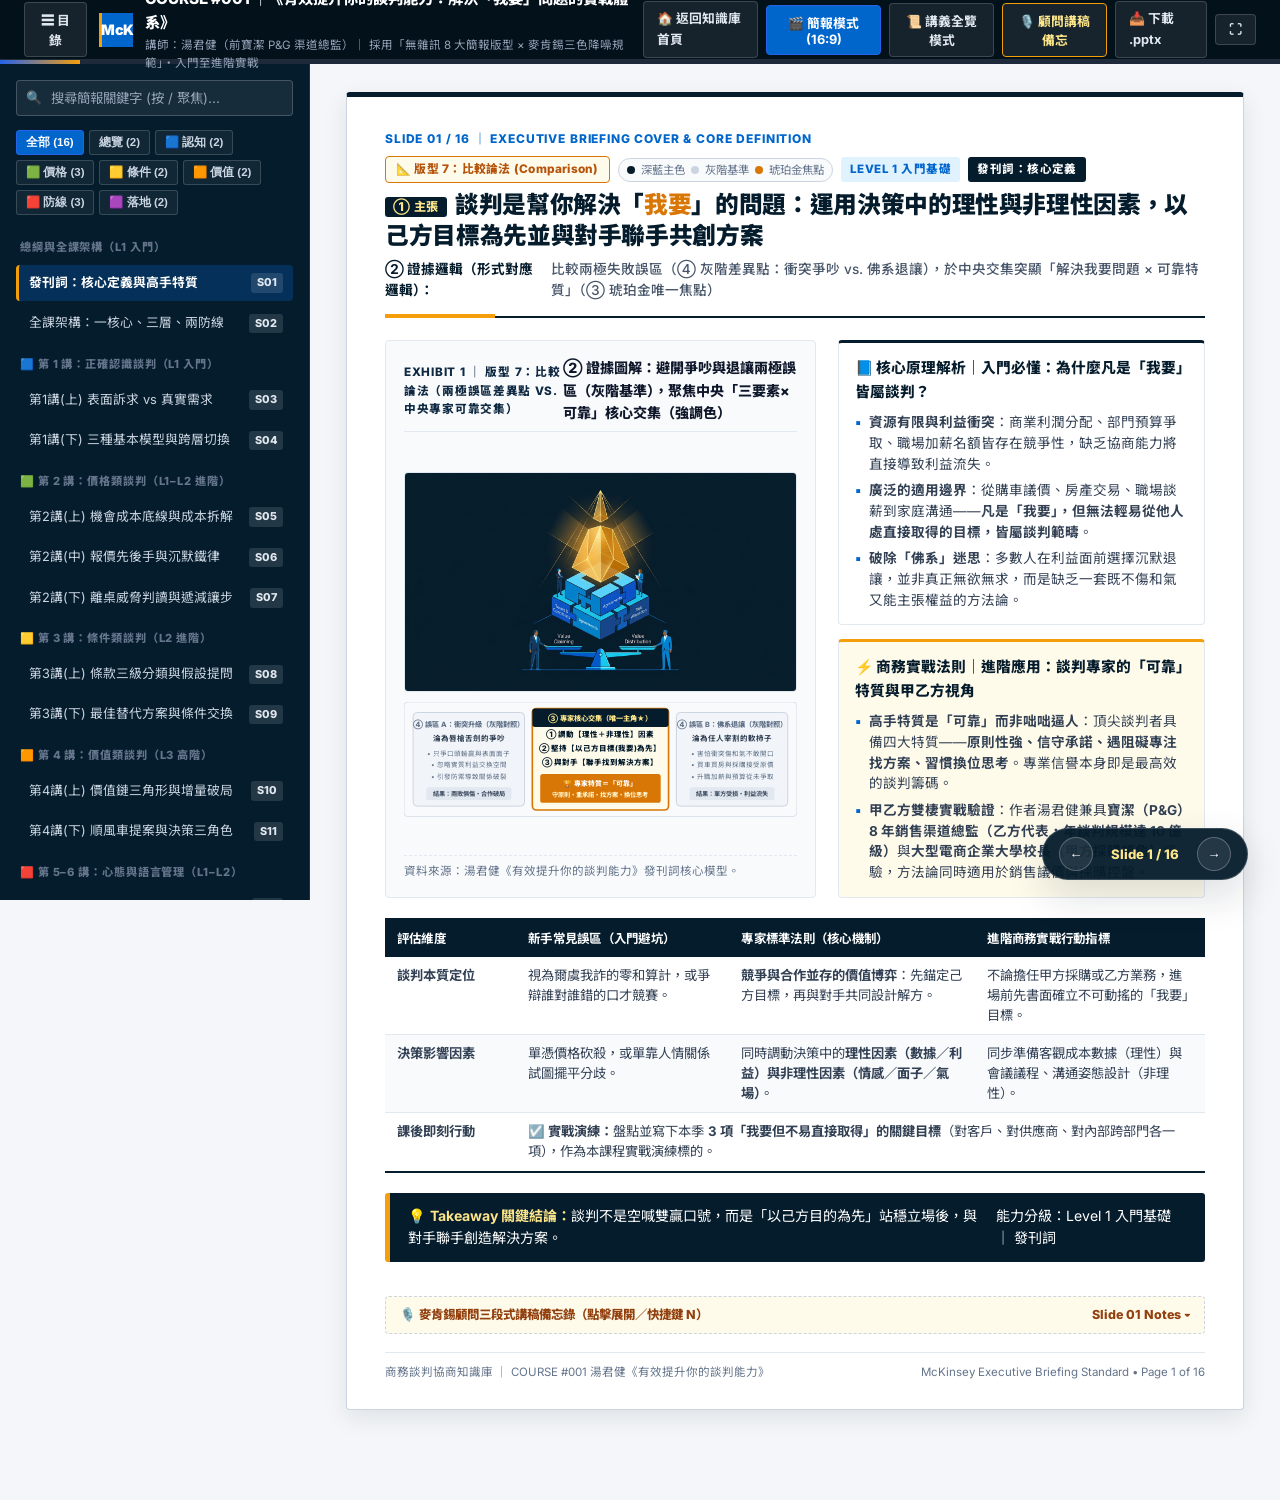
<file: course-tang-junjian-negotiation.html>
<!DOCTYPE html>
<html lang="zh-TW">
<head>
  <meta charset="UTF-8">
  <meta name="viewport" content="width=device-width, initial-scale=1.0">
  <title>《有效提升你的談判能力》湯君健｜麥肯錫顧問 16 頁精華簡報與實戰教材</title>
  <link rel="preconnect" href="https://fonts.googleapis.com">
  <link rel="preconnect" href="https://fonts.gstatic.com" crossorigin>
  <link href="https://fonts.googleapis.com/css2?family=Inter:wght@400;500;600;700;800;900&family=Noto+Sans+TC:wght@400;500;700;800;900&family=Outfit:wght@500;600;700;800&display=swap" rel="stylesheet">
  <link rel="stylesheet" href="styles.css">
</head>
<body class="mode-slide">

  <!-- Top Presentation Header -->
  <header class="deck-header">
    <div class="deck-brand">
      <button class="btn-deck-ctrl" id="btnToggleSidebar" title="切換側邊目錄欄">☰ 目錄</button>
      <div class="deck-logo-mark">McK</div>
      <div class="deck-brand-text">
        <h1>COURSE #001 ｜《有效提升你的談判能力：解決「我要」問題的實戰體系》</h1>
        <p>講師：湯君健（前寶潔 P&amp;G 渠道總監）｜ 採用「無雜訊 8 大簡報版型 × 麥肯錫三色降噪規範」・入門至進階實戰</p>
      </div>
    </div>

    <div class="deck-controls">
      <a href="index.html" class="btn-deck-ctrl">🏠 返回知識庫首頁</a>
      <button class="btn-deck-ctrl active" id="btnModeSlide">🎬 簡報模式 (16:9)</button>
      <button class="btn-deck-ctrl" id="btnModeScroll">📜 講義全覽模式</button>
      <button class="btn-deck-ctrl gold-ctrl" id="btnToggleNotesAll" title="快捷鍵 N">🎙️ 顧問講稿備忘</button>
      <a href="downloads/tang-junjian-negotiation-mckinsey-briefing.pptx" class="btn-deck-ctrl">📥 下載 .pptx</a>
      <button class="btn-deck-ctrl" id="btnFullscreen" title="全螢幕簡報">⛶</button>
    </div>
  </header>

  <!-- Slide Progress Bar -->
  <div class="deck-progress-wrap">
    <div class="deck-progress-bar" id="deckProgressBar"></div>
  </div>

  <!-- Main Deck Layout -->
  <div class="deck-layout">

    <!-- Left Sidebar: Search, Layer Filter & 16-Slide Sitemap -->
    <aside class="deck-sidebar" id="deckSidebar">
      <div class="sidebar-search-box">
        <input type="text" id="deckSearchInput" placeholder="搜尋簡報關鍵字 (按 / 聚焦)..." autocomplete="off">
      </div>
      <div id="deckSearchStatus" style="display:none; font-size:0.75rem; color:#CBD5E1; background:rgba(0,102,204,0.25); padding:6px 10px; border-radius:4px;"></div>

      <div class="sidebar-filter-pills">
        <button class="layer-btn active" data-layer="all">全部 (16)</button>
        <button class="layer-btn" data-layer="overview">總覽 (2)</button>
        <button class="layer-btn" data-layer="foundation">🟦 認知 (2)</button>
        <button class="layer-btn" data-layer="price">🟩 價格 (3)</button>
        <button class="layer-btn" data-layer="terms">🟨 條件 (2)</button>
        <button class="layer-btn" data-layer="value">🟧 價值 (2)</button>
        <button class="layer-btn" data-layer="defense">🟥 防線 (3)</button>
        <button class="layer-btn" data-layer="synthesis">🟪 落地 (2)</button>
      </div>

      <nav class="slide-nav-list">
        <div class="slide-nav-group">總綱與全課架構（L1 入門）</div>
        <a class="slide-nav-item active" data-target="slide-01" data-layer="overview">
          <span>發刊詞：核心定義與高手特質</span>
          <span class="slide-num-pill">S01</span>
        </a>
        <a class="slide-nav-item" data-target="slide-02" data-layer="overview">
          <span>全課架構：一核心、三層、兩防線</span>
          <span class="slide-num-pill">S02</span>
        </a>

        <div class="slide-nav-group">🟦 第 1 講：正確認識談判（L1 入門）</div>
        <a class="slide-nav-item" data-target="slide-03" data-layer="foundation">
          <span>第1講(上) 表面訴求 vs 真實需求</span>
          <span class="slide-num-pill">S03</span>
        </a>
        <a class="slide-nav-item" data-target="slide-04" data-layer="foundation">
          <span>第1講(下) 三種基本模型與跨層切換</span>
          <span class="slide-num-pill">S04</span>
        </a>

        <div class="slide-nav-group">🟩 第 2 講：價格類談判（L1–L2 進階）</div>
        <a class="slide-nav-item" data-target="slide-05" data-layer="price">
          <span>第2講(上) 機會成本底線與成本拆解</span>
          <span class="slide-num-pill">S05</span>
        </a>
        <a class="slide-nav-item" data-target="slide-06" data-layer="price">
          <span>第2講(中) 報價先後手與沉默鐵律</span>
          <span class="slide-num-pill">S06</span>
        </a>
        <a class="slide-nav-item" data-target="slide-07" data-layer="price">
          <span>第2講(下) 離桌威脅判讀與遞減讓步</span>
          <span class="slide-num-pill">S07</span>
        </a>

        <div class="slide-nav-group">🟨 第 3 講：條件類談判（L2 進階）</div>
        <a class="slide-nav-item" data-target="slide-08" data-layer="terms">
          <span>第3講(上) 條款三級分類與假設提問</span>
          <span class="slide-num-pill">S08</span>
        </a>
        <a class="slide-nav-item" data-target="slide-09" data-layer="terms">
          <span>第3講(下) 最佳替代方案與條件交換</span>
          <span class="slide-num-pill">S09</span>
        </a>

        <div class="slide-nav-group">🟧 第 4 講：價值類談判（L3 高階）</div>
        <a class="slide-nav-item" data-target="slide-10" data-layer="value">
          <span>第4講(上) 價值鏈三角形與增量破局</span>
          <span class="slide-num-pill">S10</span>
        </a>
        <a class="slide-nav-item" data-target="slide-11" data-layer="value">
          <span>第4講(下) 順風車提案與決策三角色</span>
          <span class="slide-num-pill">S11</span>
        </a>

        <div class="slide-nav-group">🟥 第 5–6 講：心態與語言管理（L1–L2）</div>
        <a class="slide-nav-item" data-target="slide-12" data-layer="defense">
          <span>第5講(上) 離桌底氣與情緒控場</span>
          <span class="slide-num-pill">S12</span>
        </a>
        <a class="slide-nav-item" data-target="slide-13" data-layer="defense">
          <span>第5講(下) 五大談判心理戰積極防禦</span>
          <span class="slide-num-pill">S13</span>
        </a>
        <a class="slide-nav-item" data-target="slide-14" data-layer="posture">
          <span>第6講 三柱姿態與標準拒絕公式</span>
          <span class="slide-num-pill">S14</span>
        </a>

        <div class="slide-nav-group">🟪 綜合整合與作戰工具（L3 高階）</div>
        <a class="slide-nav-item" data-target="slide-15" data-layer="synthesis">
          <span>跨模組整合：八條因果鏈 × 顧問銷售</span>
          <span class="slide-num-pill">S15</span>
        </a>
        <a class="slide-nav-item" data-target="slide-16" data-layer="synthesis">
          <span>全課總結：談判前一頁紙作戰畫布</span>
          <span class="slide-num-pill">S16</span>
        </a>
      </nav>
    </aside>

    <!-- Main Slide Deck Stage -->
    <main class="deck-stage">
      <div class="slides-wrapper">

        <!-- ================================================================
             SLIDE 01: 發刊詞 ｜ 談判是幫你解決「我要」的問題
             ================================================================ -->
        <section class="mck-slide active-slide" id="slide-01">
          <div class="mck-slide-top">
            <div class="mck-tracker-row">
              <div class="mck-breadcrumb">SLIDE 01 / 16 ｜ EXECUTIVE BRIEFING COVER &amp; CORE DEFINITION</div>
              <div style="display:flex; gap:8px; align-items:center; flex-wrap:wrap;"><span class="zn-archetype-badge">📐 版型 7：比較論法 (Comparison)</span><span class="zn-color-rule-pill"><span class="zn-dot-navy"></span>深藍主色 <span class="zn-dot-slate"></span>灰階基準 <span class="zn-dot-gold"></span>琥珀金焦點</span>
                <span class="badge-mck badge-blue">LEVEL 1 入門基礎</span>
                <span class="badge-mck badge-navy">發刊詞：核心定義</span>
              </div>
            </div>
            <h2 class="mck-action-title">
              <span class="zn-claim-tag">① 主張</span>談判是幫你解決「<span class="hl-gold">我要</span>」的問題：運用決策中的理性與非理性因素，以己方目標為先並與對手聯手共創方案
            </h2>
            <div class="zn-logic-subtitle"><strong>② 證據邏輯（形式對應邏輯）：</strong>比較兩極失敗誤區（④ 灰階差異點：衝突爭吵 vs. 佛系退讓），於中央交集突顯「解決我要問題 × 可靠特質」（③ 琥珀金唯一焦點）</div>
          </div>

          <div class="mck-slide-body">
            <div class="mck-two-col">
              <!-- Left: Visual Exhibit 1 -->
              <div class="mck-exhibit-box">
                <div class="exhibit-header">
                  <span class="exhibit-label">EXHIBIT 1 ｜ 版型 7：比較論法（兩極誤區差異點 vs. 中央專家可靠交集）</span>
                  <span class="exhibit-title">② 證據圖解：避開爭吵與退讓兩極誤區（灰階基準），聚焦中央「三要素×可靠」核心交集（強調色）</span>
                </div>
                <div class="exhibit-canvas">
                  <img src="images/hero-negotiation.jpg" alt="從零和拉鋸邁向三層談判架構">
                  <svg viewBox="0 0 600 175" width="100%">
  <rect width="600" height="175" rx="6" fill="#F8FAFC" stroke="#CBD5E1" stroke-width="1"/>
  <!-- Left Card: Failure A (Muted Gray) -->
  <rect x="14" y="16" width="170" height="143" rx="6" fill="#F1F5F9" stroke="#CBD5E1" stroke-width="1.5"/>
  <text x="99" y="38" text-anchor="middle" fill="#64748B" font-size="11" font-weight="800">④ 誤區 A：衝突升級（灰階對照）</text>
  <text x="99" y="60" text-anchor="middle" fill="#334155" font-size="11.5" font-weight="700">淪為唇槍舌劍的爭吵</text>
  <text x="99" y="82" text-anchor="middle" fill="#64748B" font-size="10">• 只爭口頭輸贏與表面面子</text>
  <text x="99" y="100" text-anchor="middle" fill="#64748B" font-size="10">• 忽略實質利益交換空間</text>
  <text x="99" y="118" text-anchor="middle" fill="#64748B" font-size="10">• 引發防禦導致關係破裂</text>
  <rect x="34" y="130" width="130" height="20" rx="4" fill="#E2E8F0"/>
  <text x="99" y="144" text-anchor="middle" fill="#475569" font-size="9.5" font-weight="700">結果：兩敗俱傷・合作破局</text>

  <!-- Right Card: Failure B (Muted Gray) -->
  <rect x="416" y="16" width="170" height="143" rx="6" fill="#F1F5F9" stroke="#CBD5E1" stroke-width="1.5"/>
  <text x="501" y="38" text-anchor="middle" fill="#64748B" font-size="11" font-weight="800">④ 誤區 B：佛系退讓（灰階對照）</text>
  <text x="501" y="60" text-anchor="middle" fill="#334155" font-size="11.5" font-weight="700">淪為任人宰割的軟柿子</text>
  <text x="501" y="82" text-anchor="middle" fill="#64748B" font-size="10">• 害怕衝突傷和氣不敢開口</text>
  <text x="501" y="100" text-anchor="middle" fill="#64748B" font-size="10">• 買車買房與採購接受原價</text>
  <text x="501" y="118" text-anchor="middle" fill="#64748B" font-size="10">• 升職加薪與預算從未爭取</text>
  <rect x="436" y="130" width="130" height="20" rx="4" fill="#E2E8F0"/>
  <text x="501" y="144" text-anchor="middle" fill="#475569" font-size="9.5" font-weight="700">結果：單方受損・利益流失</text>

  <!-- Center Focal Card: Comparison Intersection (McKinsey Navy + Amber Gold Accent) -->
  <rect x="196" y="10" width="208" height="155" rx="6" fill="#FFFBEB" stroke="#D97706" stroke-width="2.5"/>
  <rect x="196" y="10" width="208" height="28" rx="4" fill="#051C2C"/>
  <text x="300" y="29" text-anchor="middle" fill="#FDE68A" font-size="11" font-weight="800">③ 專家核心交集（唯一主角★）</text>
  <text x="300" y="54" text-anchor="middle" fill="#051C2C" font-size="11.5" font-weight="800">① 調動【理性＋非理性】因素</text>
  <text x="300" y="75" text-anchor="middle" fill="#051C2C" font-size="11.5" font-weight="800">② 堅持【以己方目標(我要)為先】</text>
  <text x="300" y="96" text-anchor="middle" fill="#051C2C" font-size="11.5" font-weight="800">③ 與對手【聯手找到解決方案】</text>
  <rect x="208" y="110" width="184" height="44" rx="4" fill="#D97706"/>
  <text x="300" y="128" text-anchor="middle" fill="#FFFFFF" font-size="10.5" font-weight="800">🏆 專家特質＝「可靠」</text>
  <text x="300" y="145" text-anchor="middle" fill="#FEF3C7" font-size="9.5" font-weight="700">守原則・重承諾・找方案・換位思考</text>
</svg>
                </div>
                <div class="exhibit-source">資料來源：湯君健《有效提升你的談判能力》發刊詞核心模型。</div>
              </div>

              <!-- Right: Clean 2-Tier Bucket Cards -->
              <div style="display: flex; flex-direction: column; gap: 14px;">
                <div class="mck-bucket-card navy-top">
                  <div class="bucket-title">📘 核心原理解析｜入門必懂：為什麼凡是「我要」皆屬談判？</div>
                  <ul class="bucket-list">
                    <li><strong>資源有限與利益衝突</strong>：商業利潤分配、部門預算爭取、職場加薪名額皆存在競爭性，缺乏協商能力將直接導致利益流失。</li>
                    <li><strong>廣泛的適用邊界</strong>：從購車議價、房產交易、職場談薪到家庭溝通——<strong>凡是「我要」，但無法輕易從他人處直接取得的目標，皆屬談判範疇</strong>。</li>
                    <li><strong>破除「佛系」迷思</strong>：多數人在利益面前選擇沉默退讓，並非真正無欲無求，而是缺乏一套既不傷和氣又能主張權益的方法論。</li>
                  </ul>
                </div>

                <div class="mck-bucket-card gold-top">
                  <div class="bucket-title">⚡ 商務實戰法則｜進階應用：談判專家的「可靠」特質與甲乙方視角</div>
                  <ul class="bucket-list">
                    <li><strong>高手特質是「可靠」而非咄咄逼人</strong>：頂尖談判者具備四大特質——<strong>原則性強、信守承諾、遇阻礙專注找方案、習慣換位思考</strong>。專業信譽本身即是最高效的談判籌碼。</li>
                    <li><strong>甲乙方雙棲實戰驗證</strong>：作者湯君健兼具<strong>寶潔（P&amp;G）8 年銷售渠道總監（乙方代表，年談判規模達 10 億級）</strong>與<strong>大型電商企業大學校長（甲方採購視角）</strong>經驗，方法論同時適用於銷售議價與採購控盤。</li>
                  </ul>
                </div>
              </div>
            </div>

            <!-- Table 1 -->
            <div class="mck-table-wrap">
              <table class="mck-table">
                <thead>
                  <tr>
                    <th style="width: 16%;">評估維度</th>
                    <th style="width: 26%;">新手常見誤區（入門避坑）</th>
                    <th style="width: 30%;">專家標準法則（核心機制）</th>
                    <th style="width: 28%;">進階商務實戰行動指標</th>
                  </tr>
                </thead>
                <tbody>
                  <tr>
                    <td><strong>談判本質定位</strong></td>
                    <td>視為爾虞我詐的零和算計，或爭辯誰對誰錯的口才競賽。</td>
                    <td><strong>競爭與合作並存的價值博弈</strong>：先錨定己方目標，再與對手共同設計解方。</td>
                    <td>不論擔任甲方採購或乙方業務，進場前先書面確立不可動搖的「我要」目標。</td>
                  </tr>
                  <tr>
                    <td><strong>決策影響因素</strong></td>
                    <td>單憑價格砍殺，或單靠人情關係試圖擺平分歧。</td>
                    <td>同時調動決策中的<strong>理性因素（數據／利益）與非理性因素（情感／面子／氣場）</strong>。</td>
                    <td>同步準備客觀成本數據（理性）與會議議程、溝通姿態設計（非理性）。</td>
                  </tr>
                  <tr>
                    <td><strong>課後即刻行動</strong></td>
                    <td colspan="3"><strong>☑️ 實戰演練：</strong>盤點並寫下本季 <strong>3 項「我要但不易直接取得」的關鍵目標</strong>（對客戶、對供應商、對內部跨部門各一項），作為本課程實戰演練標的。</td>
                  </tr>
                </tbody>
              </table>
            </div>

            <div class="mck-takeaway-bar">
              <span>💡 <strong>Takeaway 關鍵結論：</strong>談判不是空喊雙贏口號，而是「以己方目的為先」站穩立場後，與對手聯手創造解決方案。</span>
              <span>能力分級：Level 1 入門基礎 ｜ 發刊詞</span>
            </div>

            <div class="mck-speaker-notes">
              <div class="notes-toggle-header">
                <span>🎙️ 麥肯錫顧問三段式講稿備忘錄（點擊展開／快捷鍵 N）</span>
                <span>Slide 01 Notes ▾</span>
              </div>
              <div class="notes-body">
                <strong>① 本頁結論：</strong>談判並非外交官或法務的專利；凡是職場與商業中「我要、但無法輕易取得」的目標，皆需透過「以己為先、軟硬兼施、聯手共創」的談判來實現。<br>
                <strong>② 圖表解讀：</strong>請看左側 Exhibit 1，缺乏談判訓練者常陷入兩個極端：一是衝突升級導致破局，二是懼怕衝突淪為無端妥協的「軟柿子」。真正的高手給人的核心印象是「可靠」——原則明確、重信守諾、專注解決問題。<br>
                <strong>③ 行動呼籲：</strong>請在進入後續章節前，先列出本季 3 項最關鍵的「我要」清單，帶著具體問題進入下一頁的全課戰略架構。
              </div>
            </div>
          </div>

          <div class="mck-slide-footer">
            <span>商務談判協商知識庫 ｜ COURSE #001 湯君健《有效提升你的談判能力》</span>
            <span>McKinsey Executive Briefing Standard • Page 1 of 16</span>
          </div>
        </section>

        <!-- ================================================================
             SLIDE 02: 全課架構圖 ｜ 一核心、三層循環、兩道防線
             ================================================================ -->
        <section class="mck-slide" id="slide-02">
          <div class="mck-slide-top">
            <div class="mck-tracker-row">
              <div class="mck-breadcrumb">SLIDE 02 / 16 ｜ FULL-COURSE ARCHITECTURE &amp; STRATEGIC ENGINE</div>
              <div style="display:flex; gap:8px; align-items:center; flex-wrap:wrap;"><span class="zn-archetype-badge">📐 版型 3：結合論法 (Combined Tree)</span><span class="zn-color-rule-pill"><span class="zn-dot-navy"></span>深藍主色 <span class="zn-dot-slate"></span>灰階基準 <span class="zn-dot-gold"></span>琥珀金焦點</span>
                <span class="badge-mck badge-blue">LEVEL 1–3 全景架構</span>
                <span class="badge-mck badge-navy">全課邏輯骨架</span>
              </div>
            </div>
            <h2 class="mck-action-title">
              <span class="zn-claim-tag">① 主張</span>全課戰略骨架：以「<span class="hl-blue">我要</span>」為核心，串聯價格、條件、價值三層循環模型，並由心態與姿態築起兩道防線
            </h2>
            <div class="zn-logic-subtitle"><strong>② 證據邏輯（形式對應邏輯）：</strong>金字塔演繹支撐樹：頂層結論（① 雙贏閉環）必須由「② 業務突破三層次」與「② 能力底盤雙防線」同時成立方能支撐</div>
          </div>

          <div class="mck-slide-body">
            <div class="mck-two-col">
              <!-- Left: Visual Exhibit 2 -->
              <div class="mck-exhibit-box">
                <div class="exhibit-header">
                  <span class="exhibit-label">EXHIBIT 2 ｜ 版型 3：結合論法（金字塔三層同時成立支撐樹）</span>
                  <span class="exhibit-title">② 證據圖解：1 個認知核心 ◄── 2 大支柱要素（三層業務突破 × 兩道能力防線）◄── 6 講實證模組</span>
                </div>
                <div class="exhibit-canvas">
                  <svg viewBox="0 0 600 290" width="100%">
  <rect width="600" height="290" rx="6" fill="#F8FAFC" stroke="#CBD5E1" stroke-width="1"/>
  <!-- Tier 1: Top Claim (McKinsey Deep Navy) -->
  <rect x="70" y="14" width="460" height="46" rx="6" fill="#051C2C" stroke="#D97706" stroke-width="2"/>
  <text x="300" y="34" text-anchor="middle" fill="#FDE68A" font-size="11" font-weight="800">① 頂層核心結論（第 1 講：正確認識談判）</text>
  <text x="300" y="51" text-anchor="middle" fill="#FFFFFF" font-size="11.5" font-weight="700">穿透表面訴求挖掘真實需求，實現「我要」目標與雙方合作閉環</text>

  <!-- Connectors Tier 1 to Tier 2 -->
  <path d="M165 82 L165 62 L300 62 L300 60 M435 82 L435 62 L300 62" stroke="#051C2C" stroke-width="2" fill="none"/>

  <!-- Tier 2 Left: Pillar 1 (Focal Gold Highlight) -->
  <rect x="18" y="82" width="272" height="40" rx="5" fill="#D97706"/>
  <text x="154" y="100" text-anchor="middle" fill="#FFFFFF" font-size="11" font-weight="800">② 主要素 1：外部業務突破三層次 ★</text>
  <text x="154" y="115" text-anchor="middle" fill="#FEF3C7" font-size="9.5" font-weight="700">（隨僵局複雜度由左至右逐級升維）</text>

  <!-- Tier 2 Right: Pillar 2 (McKinsey Navy) -->
  <rect x="310" y="82" width="272" height="40" rx="5" fill="#1E3A8A"/>
  <text x="446" y="100" text-anchor="middle" fill="#FFFFFF" font-size="11" font-weight="800">② 主要素 2：內部能力底盤雙防線</text>
  <text x="446" y="115" text-anchor="middle" fill="#CBD5E1" font-size="9.5" font-weight="700">（同時成立缺一不可：穩住心態與語言邊界）</text>

  <!-- Tier 3 Facts under Pillar 1 (3 Cards) -->
  <rect x="18" y="138" width="86" height="134" rx="5" fill="#FFFFFF" stroke="#CBD5E1" stroke-width="1.5"/>
  <text x="61" y="158" text-anchor="middle" fill="#475569" font-size="10.5" font-weight="800">③ 第 2 講</text>
  <text x="61" y="175" text-anchor="middle" fill="#051C2C" font-size="11" font-weight="800">價格類談判</text>
  <text x="61" y="196" text-anchor="middle" fill="#64748B" font-size="9.5">• 機會成本底線</text>
  <text x="61" y="214" text-anchor="middle" fill="#64748B" font-size="9.5">• 成本拆解擠水</text>
  <text x="61" y="232" text-anchor="middle" fill="#64748B" font-size="9.5">• 開價先後手</text>
  <text x="61" y="250" text-anchor="middle" fill="#64748B" font-size="9.5">• 遞減式讓步</text>

  <rect x="111" y="138" width="86" height="134" rx="5" fill="#FFFFFF" stroke="#CBD5E1" stroke-width="1.5"/>
  <text x="154" y="158" text-anchor="middle" fill="#475569" font-size="10.5" font-weight="800">③ 第 3 講</text>
  <text x="154" y="175" text-anchor="middle" fill="#051C2C" font-size="11" font-weight="800">條件類談判</text>
  <text x="154" y="196" text-anchor="middle" fill="#64748B" font-size="9.5">• 條款三級分類</text>
  <text x="154" y="214" text-anchor="middle" fill="#64748B" font-size="9.5">• 如果…就…提問</text>
  <text x="154" y="232" text-anchor="middle" fill="#64748B" font-size="9.5">• 培育己方BATNA</text>
  <text x="154" y="250" text-anchor="middle" fill="#64748B" font-size="9.5">• 削弱對方BATNA</text>

  <rect x="204" y="138" width="86" height="134" rx="5" fill="#FFFBEB" stroke="#D97706" stroke-width="2"/>
  <text x="247" y="158" text-anchor="middle" fill="#B45309" font-size="10.5" font-weight="800">③ 第 4 講 ★</text>
  <text x="247" y="175" text-anchor="middle" fill="#051C2C" font-size="11" font-weight="800">價值類談判</text>
  <text x="247" y="196" text-anchor="middle" fill="#051C2C" font-size="9.5" font-weight="700">• 價值鏈三角形</text>
  <text x="247" y="214" text-anchor="middle" fill="#051C2C" font-size="9.5" font-weight="700">• 增量資源嫁接</text>
  <text x="247" y="232" text-anchor="middle" fill="#051C2C" font-size="9.5" font-weight="700">• 順風車提案</text>
  <text x="247" y="250" text-anchor="middle" fill="#051C2C" font-size="9.5" font-weight="700">• 決策三角色</text>

  <!-- Tier 3 Facts under Pillar 2 (2 Cards) -->
  <rect x="310" y="138" width="131" height="134" rx="5" fill="#FFFFFF" stroke="#CBD5E1" stroke-width="1.5"/>
  <text x="375" y="158" text-anchor="middle" fill="#1E3A8A" font-size="10.5" font-weight="800">③ 第 5 講：心態防線</text>
  <text x="375" y="178" text-anchor="middle" fill="#051C2C" font-size="11" font-weight="800">離桌底氣與防禦</text>
  <text x="375" y="200" text-anchor="middle" fill="#64748B" font-size="9.5">• 隨時準備離桌底氣</text>
  <text x="375" y="218" text-anchor="middle" fill="#64748B" font-size="9.5">• 情緒中立與控場</text>
  <text x="375" y="236" text-anchor="middle" fill="#64748B" font-size="9.5">• 點破五大心理戰術</text>

  <rect x="451" y="138" width="131" height="134" rx="5" fill="#FFFFFF" stroke="#CBD5E1" stroke-width="1.5"/>
  <text x="516" y="158" text-anchor="middle" fill="#1E3A8A" font-size="10.5" font-weight="800">③ 第 6 講：語言防線</text>
  <text x="516" y="178" text-anchor="middle" fill="#051C2C" font-size="11" font-weight="800">三柱姿態與拒絕</text>
  <text x="516" y="200" text-anchor="middle" fill="#64748B" font-size="9.5">• 開放・自控・堅定</text>
  <text x="516" y="218" text-anchor="middle" fill="#64748B" font-size="9.5">• 肯定→理由→方案</text>
  <text x="516" y="236" text-anchor="middle" fill="#64748B" font-size="9.5">• 溫和而堅定說「不」</text>
</svg>
                </div>
                <div class="exhibit-source">資料來源：湯君健《有效提升你的談判能力》全課程結構化整合圖。</div>
              </div>

              <!-- Right: Clean 2-Tier Bucket Cards -->
              <div style="display: flex; flex-direction: column; gap: 14px;">
                <div class="mck-bucket-card navy-top">
                  <div class="bucket-title">📘 核心原理解析｜入門必懂：為什麼三層模型是「動態循環」？</div>
                  <ul class="bucket-list">
                    <li><strong>由簡入繁的結構拆解</strong>：第 1 講建立底層認知；第 2 至 4 講依序拆解「價格、條件、價值」三層打法；第 5 至 6 講則為貫穿全程的心態與語言防線。</li>
                    <li><strong>跨層升級與閉環分配</strong>：當單一價格談判卡死時，主動切換至<strong>條件層（交換條款）</strong>；當既有條款仍無交集時，升級至<strong>價值層（納入第三方把餅做大）</strong>；而增量價值創造後，最終仍須回到<strong>價格層完成利益分配</strong>。</li>
                  </ul>
                </div>

                <div class="mck-bucket-card gold-top">
                  <div class="bucket-title">⚡ 商務實戰法則｜進階應用：全週期合約控盤與補強延伸</div>
                  <ul class="bucket-list">
                    <li><strong>術語精準對齊</strong>：課程中之「條件類談判」與「交換類談判」實為同一概念，核心皆在利用雙方對不同條款的權重差異進行互利置換。</li>
                    <li><strong>延伸至簽約後履約管理</strong>：桌上談判達成協議後，進階管理者須同步建立履約里程碑檢核與長期關係維護機制，避免「簽約即失控」。</li>
                  </ul>
                </div>
              </div>
            </div>

            <!-- Table 2 -->
            <div class="mck-table-wrap">
              <table class="mck-table">
                <thead>
                  <tr>
                    <th style="width: 16%;">作戰階段</th>
                    <th style="width: 21%;">L1 價格類談判（第 2 講）</th>
                    <th style="width: 21%;">L2 條件類談判（第 3 講）</th>
                    <th style="width: 21%;">L3 價值類談判（第 4 講）</th>
                    <th style="width: 21%;">心態與姿態防線（第 5–6 講）</th>
                  </tr>
                </thead>
                <tbody>
                  <tr>
                    <td><strong>1. 進場準備</strong></td>
                    <td>錨定<strong>機會成本底線</strong>、市場目標價，拆解供應鏈成本。</td>
                    <td>盤點 20+ 可談條款，分為<strong>主要／次要／底線</strong>三級。</td>
                    <td>繪製含<strong>顧客第三方之價值鏈</strong>，精算增量效益數據。</td>
                    <td>確立<strong>離桌替代方案</strong>；主動說明會前準備工作以展現誠意。</td>
                  </tr>
                  <tr>
                    <td><strong>2. 資訊刺探</strong></td>
                    <td>依資訊對稱度決定<strong>先後手報價</strong>；要求對手解釋報價依據。</td>
                    <td>召開中層吹風會；運用<strong>優先級排序題</strong>與<strong>二選一假設題</strong>。</td>
                    <td>探詢對方<strong>年度戰略與業務規劃</strong>，尋找順風車切入點。</td>
                    <td><strong>切忌探問對方底線</strong>，改為詢問對方期望的「理想結果」。</td>
                  </tr>
                  <tr>
                    <td><strong>3. 讓步交換</strong></td>
                    <td>絕不一步到位；扮演<strong>不情願讓步者</strong>，讓步幅度逐次遞減。</td>
                    <td><strong>讓次要保主要</strong>；堅持雙方同步讓步（<strong>條件換條件</strong>）。</td>
                    <td>設計 <strong>A/B/C 三套方案</strong>，精準對接拍板、評估與執行角色。</td>
                    <td>善用<strong>「如果…就…」</strong>條件句型，將單方威脅轉化為雙向交換。</td>
                  </tr>
                  <tr>
                    <td><strong>4. 僵局破冰</strong></td>
                    <td>從「具體使用場景挑刺」判讀<strong>離桌威脅真偽</strong>。</td>
                    <td>挖掘苛刻條款背後的真實顧慮，提出<strong>最佳可替代方案</strong>。</td>
                    <td>跳出買賣雙邊零和，由<strong>顧客端頂點</strong>擴大三角形總利潤面積。</td>
                    <td>情緒波動時<strong>主動喊停休息</strong>；以<strong>拒絕公式（關門＋指路）</strong>破局。</td>
                  </tr>
                </tbody>
              </table>
            </div>

            <div class="mck-takeaway-bar">
              <span>💡 <strong>Takeaway 關鍵結論：</strong>先用三層模型診斷當前談判所處維度，再以內外兩道防線守住底線，即可系統化掌控全局。</span>
              <span>能力分級：Level 1–3 全景架構 ｜ 全課總覽</span>
            </div>

            <div class="mck-speaker-notes">
              <div class="notes-toggle-header">
                <span>🎙️ 麥肯錫顧問三段式講稿備忘錄（點擊展開／快捷鍵 N）</span>
                <span>Slide 02 Notes ▾</span>
              </div>
              <div class="notes-body">
                <strong>① 本頁結論：</strong>全課程濃縮為「一核心、三層循環、兩道防線」架構，四個標準作戰階段（準備、刺探、交換、破局）在各層皆有對應工具。<br>
                <strong>② 圖表解讀：</strong>請看底部矩陣的橫向連貫性：第 2 講的「機會成本底線」直接賦予第 5 講「沒有非成交不可」的離桌底氣；第 3 講的「條件換條件」則在第 6 講落地為「如果…就…」的標準句型。<br>
                <strong>③ 行動呼籲：</strong>掌握全局藍圖後，下一頁進入第 1 講「正確認識談判」，透過經典「分橘子模型」剖析表面訴求與真實需求的差異。
              </div>
            </div>
          </div>

          <div class="mck-slide-footer">
            <span>商務談判協商知識庫 ｜ COURSE #001 湯君健《有效提升你的談判能力》</span>
            <span>McKinsey Executive Briefing Standard • Page 2 of 16</span>
          </div>
        </section>

        <!-- ================================================================
             SLIDE 03: 第 1 講（上）談判三要點與分橘子啟示
             ================================================================ -->
        <section class="mck-slide" id="slide-03">
          <div class="mck-slide-top">
            <div class="mck-tracker-row">
              <div class="mck-breadcrumb">SLIDE 03 / 16 ｜ LESSON 1 (PART A): THREE ESSENTIALS &amp; ICEBERG DEMAND MODEL</div>
              <div style="display:flex; gap:8px; align-items:center; flex-wrap:wrap;"><span class="zn-archetype-badge">📐 版型 6：對立論法 (Opposition)</span><span class="zn-color-rule-pill"><span class="zn-dot-navy"></span>深藍主色 <span class="zn-dot-slate"></span>灰階基準 <span class="zn-dot-gold"></span>琥珀金焦點</span>
                <span class="badge-mck badge-blue">LEVEL 1 入門基礎</span>
                <span class="badge-mck badge-navy">第 1 講：正確認識談判</span>
              </div>
            </div>
            <h2 class="mck-action-title">
              <span class="zn-claim-tag">① 主張</span>第 1 講（上）表面訴求不等於真實需求：堅守「以己方目的為先」，透過資訊交換與加工挖掘對方的「<span class="hl-gold">橘子皮</span>」
            </h2>
            <div class="zn-logic-subtitle"><strong>② 證據邏輯（形式對應邏輯）：</strong>針對同一衝突情境，沿 4 大固定維度正反對照「② 見解 A：困在表面訴求（灰階死局）」與「② 見解 B：穿透真實需求（琥珀金破局★）」</div>
          </div>

          <div class="mck-slide-body">
            <div class="mck-two-col">
              <!-- Left: Visual Exhibit 3 -->
              <div class="mck-exhibit-box">
                <div class="exhibit-header">
                  <span class="exhibit-label">EXHIBIT 3 ｜ 版型 6：對立論法（表面訴求 vs. 真實需求多維度正反對照）</span>
                  <span class="exhibit-title">② 證據圖解：沿四大評估維度對比「表面立場死局（灰階）」與「底層真實需求破局（強調色）」</span>
                </div>
                <div class="exhibit-canvas">
                  <svg viewBox="0 0 600 280" width="100%">
  <rect width="600" height="280" rx="6" fill="#F8FAFC" stroke="#CBD5E1" stroke-width="1"/>
  <!-- Column Headers -->
  <rect x="118" y="14" width="225" height="34" rx="4" fill="#64748B"/>
  <text x="230" y="36" text-anchor="middle" fill="#FFFFFF" font-size="11.5" font-weight="800">② 見解 A：困在表面訴求（灰階誤區）</text>
  <rect x="355" y="14" width="230" height="34" rx="4" fill="#051C2C"/>
  <text x="470" y="36" text-anchor="middle" fill="#FDE68A" font-size="11.5" font-weight="800">② 見解 B：穿透真實需求（焦點解方★）</text>

  <!-- Row 1: 關注焦點 -->
  <ellipse cx="62" cy="80" rx="46" ry="20" fill="#FEF3C7" stroke="#D97706" stroke-width="1.5"/>
  <text x="62" y="84" text-anchor="middle" fill="#051C2C" font-size="10.5" font-weight="800">1. 關注焦點</text>
  <rect x="118" y="58" width="225" height="44" rx="4" fill="#F1F5F9" stroke="#CBD5E1"/>
  <text x="230" y="77" text-anchor="middle" fill="#475569" font-size="10">緊盯對方口頭喊出的單一立場</text>
  <text x="230" y="93" text-anchor="middle" fill="#64748B" font-size="9.5">（如：非降價 15% 不可、非要這顆橘子）</text>
  <rect x="355" y="58" width="230" height="44" rx="4" fill="#FFFBEB" stroke="#D97706" stroke-width="1.5"/>
  <text x="470" y="77" text-anchor="middle" fill="#051C2C" font-size="10" font-weight="700">追問立場背後的底層動機與用途</text>
  <text x="470" y="93" text-anchor="middle" fill="#B45309" font-size="9.5" font-weight="700">（為什麼要？用來解決什麼具體痛點？）</text>

  <!-- Row 2: 分橘子案例 -->
  <ellipse cx="62" cy="136" rx="46" ry="20" fill="#FEF3C7" stroke="#D97706" stroke-width="1.5"/>
  <text x="62" y="140" text-anchor="middle" fill="#051C2C" font-size="10.5" font-weight="800">2. 分橘子案</text>
  <rect x="118" y="114" width="225" height="44" rx="4" fill="#F1F5F9" stroke="#CBD5E1"/>
  <text x="230" y="133" text-anchor="middle" fill="#475569" font-size="10">表面折衷「一人切一半」</text>
  <text x="230" y="149" text-anchor="middle" fill="#64748B" font-size="9.5">結果雙方皆只拿到 50% 妥協價值</text>
  <rect x="355" y="114" width="230" height="44" rx="4" fill="#FFFBEB" stroke="#D97706" stroke-width="1.5"/>
  <text x="470" y="133" text-anchor="middle" fill="#051C2C" font-size="10" font-weight="700">問出姊要果肉榨汁、妹要果皮烤蛋糕</text>
  <text x="470" y="149" text-anchor="middle" fill="#B45309" font-size="9.5" font-weight="700">達成 100% 果肉＋100% 果皮雙贏</text>

  <!-- Row 3: 商務議價 -->
  <ellipse cx="62" cy="192" rx="46" ry="20" fill="#FEF3C7" stroke="#D97706" stroke-width="1.5"/>
  <text x="62" y="196" text-anchor="middle" fill="#051C2C" font-size="10.5" font-weight="800">3. 商務議價</text>
  <rect x="118" y="170" width="225" height="44" rx="4" fill="#F1F5F9" stroke="#CBD5E1"/>
  <text x="230" y="189" text-anchor="middle" fill="#475569" font-size="10">客戶砍價 10% 只能「硬吞或拒單」</text>
  <text x="230" y="205" text-anchor="middle" fill="#64748B" font-size="9.5">陷入單維度零和拉鋸死胡同</text>
  <rect x="355" y="170" width="230" height="44" rx="4" fill="#FFFBEB" stroke="#D97706" stroke-width="1.5"/>
  <text x="470" y="189" text-anchor="middle" fill="#051C2C" font-size="10" font-weight="700">診斷出「本季預算上限」或「交差需求」</text>
  <text x="470" y="205" text-anchor="middle" fill="#B45309" font-size="9.5" font-weight="700">以跨季分期或贈送耗材保住原單價</text>

  <!-- Row 4: 提問工具 -->
  <ellipse cx="62" cy="248" rx="46" ry="20" fill="#FEF3C7" stroke="#D97706" stroke-width="1.5"/>
  <text x="62" y="252" text-anchor="middle" fill="#051C2C" font-size="10.5" font-weight="800">4. 提問工具</text>
  <rect x="118" y="226" width="225" height="44" rx="4" fill="#F1F5F9" stroke="#CBD5E1"/>
  <text x="230" y="245" text-anchor="middle" fill="#475569" font-size="10">封閉式防禦反駁：「我們成本很高」</text>
  <text x="230" y="261" text-anchor="middle" fill="#64748B" font-size="9.5">直接堵死對話空間</text>
  <rect x="355" y="226" width="230" height="44" rx="4" fill="#FFFBEB" stroke="#D97706" stroke-width="1.5"/>
  <text x="470" y="245" text-anchor="middle" fill="#051C2C" font-size="10" font-weight="700">開放式深挖：「最關鍵考量為何？」</text>
  <text x="470" y="261" text-anchor="middle" fill="#B45309" font-size="9.5" font-weight="700">連問三個為什麼找出替代路徑</text>
</svg>
                </div>
                <div class="exhibit-source">資料來源：湯君健《有效提升你的談判能力》第 1 講「正確認識談判」。</div>
              </div>

              <!-- Right: Clean 2-Tier Bucket Cards -->
              <div style="display: flex; flex-direction: column; gap: 14px;">
                <div class="mck-bucket-card navy-top">
                  <div class="bucket-title">📘 核心原理解析｜入門必懂：談判三大核心要點</div>
                  <ul class="bucket-list">
                    <li><strong>要點一｜以己方目的為先</strong>：一要明確自身核心訴求，二要在談判過程中堅定不移。克服傳統「以退讓求融洽」的慣性，以<strong>主動向前爭取</strong>實現目標。</li>
                    <li><strong>要點二｜併用理性與非理性因素</strong>：除了數據與利益計算（理性），更須善用立場、情感、個人風格與環境氣場（非理性），靈活搭配說理、利誘或適度示弱。</li>
                    <li><strong>要點三｜聯手共創解決方案</strong>：商業談判沒有全知第三方裁判，必須靠自己與對手溝通合作，穿透表面立場分歧，找出兼容方案。</li>
                  </ul>
                </div>

                <div class="mck-bucket-card gold-top">
                  <div class="bucket-title">⚡ 商務實戰法則｜進階應用：資訊雙軌處理與主場氣場設計</div>
                  <ul class="bucket-list">
                    <li><strong>資訊交換（刺探）＋ 資訊加工（解讀潛台詞）</strong>：一邊透過提問引導對方吐露需求，一邊換位思考分析其背後動機，從表面爭執的「橘子數量」提煉出「果皮與果肉」的互補結構。</li>
                    <li><strong>非理性環境控盤細節</strong>：會前準備清單涵蓋 7 大維度，連<strong>「將對手座位安排在靠牆而非靠門處，以形成心理壓迫感」</strong>皆屬專業談判的主場氣場設計。</li>
                  </ul>
                </div>
              </div>
            </div>

            <!-- Table 3 -->
            <div class="mck-table-wrap">
              <table class="mck-table">
                <thead>
                  <tr>
                    <th style="width: 16%;">準備維度</th>
                    <th style="width: 26%;">新手常見誤區（入門避坑）</th>
                    <th style="width: 30%;">專家標準法則（7 項準備清單）</th>
                    <th style="width: 28%;">進階商務實戰行動指標</th>
                  </tr>
                </thead>
                <tbody>
                  <tr>
                    <td><strong>理性利益維度</strong></td>
                    <td>僅考慮己方底價，將對方的表面開價當作唯一訴求。</td>
                    <td>執行<strong>①雙方需求挖掘、②市場資訊蒐集、③利益量化計算</strong>。</td>
                    <td>會前拆解對手的「表面立場」與「背後真實用途（橘子皮）」，計算互利空間。</td>
                  </tr>
                  <tr>
                    <td><strong>人物性格維度</strong></td>
                    <td>忽略談判對手個人的決策風格與風險偏好。</td>
                    <td>調研<strong>④對手的個人喜好與性格特點</strong>，針對性匹配溝通策略。</td>
                    <td>針對數據型、權威型或關係型對手，分別配置邏輯佐證、高層背書或示弱策略。</td>
                  </tr>
                  <tr>
                    <td><strong>環境氣場維度</strong></td>
                    <td>隨機挑選會議室入座，被動接受對方的會議節奏。</td>
                    <td>主導<strong>⑤議程安排、⑥會場布置、⑦主客座位配置</strong>。</td>
                    <td>主場談判時，將核心對手安排於<strong>背靠牆、遠離門口之座位</strong>以掌握心理主導權。</td>
                  </tr>
                </tbody>
              </table>
            </div>

            <div class="mck-takeaway-bar">
              <span>💡 <strong>Takeaway 關鍵結論：</strong>談判靠「向前爭取」而非「往後退讓」；唯有透過資訊交換與加工挖出對方的「橘子皮」，才能化零和為雙贏。</span>
              <span>能力分級：Level 1 入門基礎 ｜ 第 1 講（上）</span>
            </div>

            <div class="mck-speaker-notes">
              <div class="notes-toggle-header">
                <span>🎙️ 麥肯錫顧問三段式講稿備忘錄（點擊展開／快捷鍵 N）</span>
                <span>Slide 03 Notes ▾</span>
              </div>
              <div class="notes-body">
                <strong>① 本頁結論：</strong>談判三大要點為「以己方目的為先、併用理性與非理性、聯手找方案」，核心關鍵在於區分「表面訴求」與「真實需求」。<br>
                <strong>② 圖表解讀：</strong>Exhibit 3 的分橘子案例中，雙方起初訴諸公平與權力爭奪數量，陷入零和僵局；一旦發現一方要果肉榨汁、一方要果皮做燈，雙方即可各自取得 100% 所需資源。<br>
                <strong>③ 行動呼籲：</strong>請檢視底部表格的 7 項會前準備清單，從下一場商務會談起，將對手性格與座位配置納入標準備戰流程。
              </div>
            </div>
          </div>

          <div class="mck-slide-footer">
            <span>商務談判協商知識庫 ｜ COURSE #001 湯君健《有效提升你的談判能力》</span>
            <span>McKinsey Executive Briefing Standard • Page 3 of 16</span>
          </div>
        </section>

        <!-- ================================================================
             SLIDE 04: 第 1 講（下）三種基本模型與跨層切換
             ================================================================ -->
        <section class="mck-slide" id="slide-04">
          <div class="mck-slide-top">
            <div class="mck-tracker-row">
              <div class="mck-breadcrumb">SLIDE 04 / 16 ｜ LESSON 1 (PART B): THREE NEGOTIATION ARCHETYPES &amp; LAYER SWITCHING</div>
              <div style="display:flex; gap:8px; align-items:center; flex-wrap:wrap;"><span class="zn-archetype-badge">📐 版型 5：麥肯錫論法 (McKinsey Matrix)</span><span class="zn-color-rule-pill"><span class="zn-dot-navy"></span>深藍主色 <span class="zn-dot-slate"></span>灰階基準 <span class="zn-dot-gold"></span>琥珀金焦點</span>
                <span class="badge-mck badge-blue">LEVEL 1 入門基礎</span>
                <span class="badge-mck badge-navy">第 1 講：三種基本模型</span>
              </div>
            </div>
            <h2 class="mck-action-title">
              <span class="zn-claim-tag">① 主張</span>第 1 講（下）複雜談判皆可拆解為三種基本模型：先辨識所處層次，並在卡關時主動推動談判<span class="hl-blue">跨層升級</span>
            </h2>
            <div class="zn-logic-subtitle"><strong>② 證據邏輯（形式對應邏輯）：</strong>融合連鎖論法（橫軸：價格➔條件➔價值三階段升維流程）與結合論法（縱軸：僵局痛點診斷 × 跨層切換解方）</div>
          </div>

          <div class="mck-slide-body">
            <div class="mck-two-col">
              <!-- Left: Visual Exhibit 4 -->
              <div class="mck-exhibit-box">
                <div class="exhibit-header">
                  <span class="exhibit-label">EXHIBIT 4 ｜ 版型 5：麥肯錫論法（橫軸三階段流程 × 縱軸診斷與解方矩陣）</span>
                  <span class="exhibit-title">② 證據圖解：當單一價格層卡關時，沿橫軸向右升維至「條件交換」與「價值共創（強調色）」</span>
                </div>
                <div class="exhibit-canvas">
                  <svg viewBox="0 0 600 280" width="100%">
  <rect width="600" height="280" rx="6" fill="#F8FAFC" stroke="#CBD5E1" stroke-width="1"/>
  <!-- Top Horizontal Process Chevrons (Stages 1, 2, 3) -->
  <rect x="118" y="14" width="148" height="38" rx="4" fill="#64748B"/>
  <text x="192" y="31" text-anchor="middle" fill="#FFFFFF" font-size="10.5" font-weight="800">② 階段 1：價格類談判</text>
  <text x="192" y="45" text-anchor="middle" fill="#E2E8F0" font-size="9">單維度零和拉鋸  ──►</text>

  <rect x="276" y="14" width="148" height="38" rx="4" fill="#1E3A8A"/>
  <text x="350" y="31" text-anchor="middle" fill="#FFFFFF" font-size="10.5" font-weight="800">② 階段 2：條件類談判</text>
  <text x="350" y="45" text-anchor="middle" fill="#CBD5E1" font-size="9">多維度條款互換  ──►</text>

  <rect x="434" y="14" width="152" height="38" rx="4" fill="#D97706"/>
  <text x="510" y="31" text-anchor="middle" fill="#FFFFFF" font-size="10.5" font-weight="800">② 階段 3：價值類談判 ★</text>
  <text x="510" y="45" text-anchor="middle" fill="#FEF3C7" font-size="9" font-weight="700">外部增量共創雙贏</text>

  <!-- Row 1: 僵局與痛點診斷 (Neutral Slate Row) -->
  <rect x="14" y="64" width="94" height="96" rx="4" fill="#051C2C"/>
  <text x="61" y="106" text-anchor="middle" fill="#FFFFFF" font-size="10.5" font-weight="800">③ 要素 1：</text>
  <text x="61" y="124" text-anchor="middle" fill="#CBD5E1" font-size="10" font-weight="700">僵局診斷信號</text>

  <rect x="118" y="64" width="148" height="96" rx="4" fill="#FFFFFF" stroke="#CBD5E1"/>
  <text x="192" y="88" text-anchor="middle" fill="#334155" font-size="10" font-weight="700">僅圍繞單一數字死磕</text>
  <text x="192" y="108" text-anchor="middle" fill="#64748B" font-size="9.5">你多賺 1 元＝我少賺 1 元</text>
  <text x="192" y="126" text-anchor="middle" fill="#64748B" font-size="9.5">已觸及雙方機會成本紅線</text>
  <text x="192" y="144" text-anchor="middle" fill="#64748B" font-size="9.5">繼續砍價必導致破局</text>

  <rect x="276" y="64" width="148" height="96" rx="4" fill="#FFFFFF" stroke="#CBD5E1"/>
  <text x="350" y="88" text-anchor="middle" fill="#334155" font-size="10" font-weight="700">單靠降價無法滿足需求</text>
  <text x="350" y="108" text-anchor="middle" fill="#64748B" font-size="9.5">雙方對帳期、交期、數量、</text>
  <text x="350" y="126" text-anchor="middle" fill="#64748B" font-size="9.5">保固等非價格條款存在</text>
  <text x="350" y="144" text-anchor="middle" fill="#64748B" font-size="9.5">不同估值與交換空間</text>

  <rect x="434" y="64" width="152" height="96" rx="4" fill="#FFFFFF" stroke="#CBD5E1"/>
  <text x="510" y="88" text-anchor="middle" fill="#334155" font-size="10" font-weight="700">既有合約條款交換殆盡</text>
  <text x="510" y="108" text-anchor="middle" fill="#64748B" font-size="9.5">買賣雙方內部預算仍有缺口</text>
  <text x="510" y="126" text-anchor="middle" fill="#64748B" font-size="9.5">需跳出單純買賣關係</text>
  <text x="510" y="144" text-anchor="middle" fill="#64748B" font-size="9.5">尋找合約外的新增利益</text>

  <!-- Row 2: 跨層切換與破局解方 (Amber Gold Highlight Row) -->
  <rect x="14" y="172" width="94" height="96" rx="4" fill="#D97706"/>
  <text x="61" y="214" text-anchor="middle" fill="#FFFFFF" font-size="10.5" font-weight="800">③ 要素 2：</text>
  <text x="61" y="232" text-anchor="middle" fill="#FEF3C7" font-size="10" font-weight="800">跨層破局解方★</text>

  <rect x="118" y="172" width="148" height="96" rx="4" fill="#FFFBEB" stroke="#D97706" stroke-width="1.5"/>
  <text x="192" y="196" text-anchor="middle" fill="#051C2C" font-size="10" font-weight="800">守住底線・拒絕裸降</text>
  <text x="192" y="216" text-anchor="middle" fill="#334155" font-size="9.5">拆解對方報價水分，並</text>
  <text x="192" y="234" text-anchor="middle" fill="#B45309" font-size="9.5" font-weight="700">主動拋出非價格變數</text>
  <text x="192" y="252" text-anchor="middle" fill="#B45309" font-size="9.5" font-weight="700">（升維切換至階段 2 ►）</text>

  <rect x="276" y="172" width="148" height="96" rx="4" fill="#FFFBEB" stroke="#D97706" stroke-width="1.5"/>
  <text x="350" y="196" text-anchor="middle" fill="#051C2C" font-size="10" font-weight="800">「如果 A 就 B」組合交換</text>
  <text x="350" y="216" text-anchor="middle" fill="#334155" font-size="9.5">條款三級分類＋BATNA槓桿</text>
  <text x="350" y="234" text-anchor="middle" fill="#B45309" font-size="9.5" font-weight="700">以低成本條件換取高回報</text>
  <text x="350" y="252" text-anchor="middle" fill="#B45309" font-size="9.5" font-weight="700">（升維切換至階段 3 ►）</text>

  <rect x="434" y="172" width="152" height="96" rx="4" fill="#FFFBEB" stroke="#D97706" stroke-width="2.5"/>
  <text x="510" y="196" text-anchor="middle" fill="#051C2C" font-size="10.5" font-weight="800">★ 重構價值鏈三角形</text>
  <text x="510" y="216" text-anchor="middle" fill="#051C2C" font-size="9.5" font-weight="700">幫對方從終端客戶賺錢＋</text>
  <text x="510" y="234" text-anchor="middle" fill="#051C2C" font-size="9.5" font-weight="700">引入第三方資源搭順風車</text>
  <text x="510" y="252" text-anchor="middle" fill="#B45309" font-size="9.5" font-weight="800">實現做大蛋糕之雙贏閉環</text>
</svg>
                </div>
                <div class="exhibit-source">資料來源：湯君健《有效提升你的談判能力》第 1 講及附錄《美國國務院外事人員標準 13 條》。</div>
              </div>

              <!-- Right: Clean 2-Tier Bucket Cards -->
              <div style="display: flex; flex-direction: column; gap: 14px;">
                <div class="mck-bucket-card navy-top">
                  <div class="bucket-title">📘 核心原理解析｜入門必懂：三種基本談判模型的本質差異</div>
                  <ul class="bucket-list">
                    <li><strong>價格談判（單維度零和）</strong>：僅圍繞單一數字（價格或時間）拉鋸，餅的大小固定，你多拿一分、對方就少得一分。</li>
                    <li><strong>條件談判（多維度交換）</strong>：引入價格以外的多項合約條件（付款方式、交期、保固、良率），利用雙方重視程度差異「各取所需」。</li>
                    <li><strong>價值談判（增量型共創）</strong>：跳出既有條款限制，透過雙方共同投入創造新價值，把餅做大以突破原本無解的僵局。</li>
                  </ul>
                </div>

                <div class="mck-bucket-card gold-top">
                  <div class="bucket-title">⚡ 商務實戰法則｜進階應用：主動跨層切換與外交官 13 項能力</div>
                  <ul class="bucket-list">
                    <li><strong>卡關時的兩大跨層切換動作</strong>：
                      <br>① <strong>價格卡死 → 切換條件層</strong>：當對手寧可放棄合作也不降價時，立即探詢其他可交換條款（如帳期、交貨批次、免租期）。
                      <br>② <strong>價值做大 → 回歸價格層</strong>：共同做大增量蛋糕後，務必再次運用價格談判法則明確劃分新增收益。</li>
                    <li><strong>頂尖談判者素質模型</strong>：美國國務院《外事人員標準 13 條》將「冷靜、資訊整合分析、判斷力、定量分析、靈活應變」列為核心指標。</li>
                  </ul>
                </div>
              </div>
            </div>

            <!-- Table 4 -->
            <div class="mck-table-wrap">
              <table class="mck-table">
                <thead>
                  <tr>
                    <th style="width: 16%;">談判基本模型</th>
                    <th style="width: 26%;">利益結構與核心特徵</th>
                    <th style="width: 28%;">經典生活與商業案例</th>
                    <th style="width: 30%;">進階商務實戰應用場景（B2B 採購／銷售）</th>
                  </tr>
                </thead>
                <tbody>
                  <tr>
                    <td><strong>1. 價格談判</strong></td>
                    <td>單一變數議價；<strong>典型零和博弈</strong>（存量分配）。</td>
                    <td>標準商品買賣議價；看電視 3 分鐘與 5 分鐘折衷為 4 分鐘。</td>
                    <td>大宗標準品現貨採購、單一產品報價折扣協商。</td>
                  </tr>
                  <tr>
                    <td><strong>2. 條件談判</strong></td>
                    <td>多變數組合；利用雙方偏好差異進行<strong>不等價互利交換</strong>。</td>
                    <td>立刻關電視換取週末去公園；房產交易協商戶型、樓層與付款方式。</td>
                    <td>商務合約綜合議價：<strong>單價 × 付款帳期（現結／季結）× 交貨方式 × 保固年限</strong>。</td>
                  </tr>
                  <tr>
                    <td><strong>3. 價值談判</strong></td>
                    <td>長期深度合作；超越既有條件，<strong>共同投入資源創造增量價值</strong>。</td>
                    <td>看完電視後複述故事以訓練表達力；電商與品牌廠共推專屬客群新機。</td>
                    <td>策略聯盟、聯合行銷、納入終端客戶或金融機構之「增值分潤專案」。</td>
                  </tr>
                </tbody>
              </table>
            </div>

            <div class="mck-takeaway-bar">
              <span>💡 <strong>Takeaway 關鍵結論：</strong>面對僵局切忌依賴命令、祈求或情感綁架；精準識別所處層次並主動推向「條件交換」或「價值共創」方能破局。</span>
              <span>能力分級：Level 1 入門基礎 ｜ 第 1 講（下）</span>
            </div>

            <div class="mck-speaker-notes">
              <div class="notes-toggle-header">
                <span>🎙️ 麥肯錫顧問三段式講稿備忘錄（點擊展開／快捷鍵 N）</span>
                <span>Slide 04 Notes ▾</span>
              </div>
              <div class="notes-body">
                <strong>① 本頁結論：</strong>任何複雜談判皆可拆解為「價格、條件、價值」三種基本模型；高手的關鍵能力在於識別當前層次，並在卡關時主動推動跨層切換。<br>
                <strong>② 圖表解讀：</strong>Exhibit 4 以「引導孩子不看電視」直觀展示三層差異：討價還價看 4 分鐘是價格談判；立刻關電視換週末去公園是條件談判；看完複述故事則是創造新價值的價值談判。<br>
                <strong>③ 行動呼籲：</strong>接下來第 2 至第 4 講將逐一深挖這三層模型的實戰戰術。首先進入第 2 講：鍛鍊所有談判基本功的「價格類談判」。
              </div>
            </div>
          </div>

          <div class="mck-slide-footer">
            <span>商務談判協商知識庫 ｜ COURSE #001 湯君健《有效提升你的談判能力》</span>
            <span>McKinsey Executive Briefing Standard • Page 4 of 16</span>
          </div>
        </section>

        <!-- ================================================================
             SLIDE 05: 第 2 講（上）價格談判準備：底線、目標與真正懂行
             ================================================================ -->
        <section class="mck-slide" id="slide-05">
          <div class="mck-slide-top">
            <div class="mck-tracker-row">
              <div class="mck-breadcrumb">SLIDE 05 / 16 ｜ LESSON 2 (PART A): OPPORTUNITY COST &amp; SUPPLY CHAIN TEARDOWN</div>
              <div style="display:flex; gap:8px; align-items:center; flex-wrap:wrap;"><span class="zn-archetype-badge">📐 版型 1：一對一論法 (One-to-One)</span><span class="zn-color-rule-pill"><span class="zn-dot-navy"></span>深藍主色 <span class="zn-dot-slate"></span>灰階基準 <span class="zn-dot-gold"></span>琥珀金焦點</span>
                <span class="badge-mck badge-blue">LEVEL 1–2 入門至進階</span>
                <span class="badge-mck badge-emerald">第 2 講：價格談判（準備）</span>
              </div>
            </div>
            <h2 class="mck-action-title">
              <span class="zn-claim-tag">① 主張</span>第 2 講（上）善戰者立於不敗之地：以<span class="hl-gold">機會成本</span>設定底線、以市場尺子錨定目標，並拆解供應鏈成本做到「真正懂行」
            </h2>
            <div class="zn-logic-subtitle"><strong>② 證據邏輯（形式對應邏輯）：</strong>單一強證據長條圖：將 18 萬設備報價中 4 項剛性與固定成本設為中性灰階，唯獨焦點「32% 可壓縮水分」以琥珀金高亮</div>
          </div>

          <div class="mck-slide-body">
            <div class="mck-two-col">
              <!-- Left: Visual Exhibit 5 -->
              <div class="mck-exhibit-box">
                <div class="exhibit-header">
                  <span class="exhibit-label">EXHIBIT 5 ｜ 版型 1：一對一論法（18 萬設備成本拆解單一強證據長條圖）</span>
                  <span class="exhibit-title">② 證據圖解：4 項剛性成本設為灰階基準（68%），唯一議價主角「銷售與超額毛利 32%」以琥珀金突顯</span>
                </div>
                <div class="exhibit-canvas">
                  <svg viewBox="0 0 600 280" width="100%">
  <rect width="600" height="280" rx="6" fill="#F8FAFC" stroke="#CBD5E1" stroke-width="1"/>
  <!-- Baseline Axis -->
  <line x1="36" y1="225" x2="410" y2="225" stroke="#64748B" stroke-width="1.5"/>

  <!-- Bar 1: 直接原料 38% (Muted Slate) -->
  <rect x="48" y="85" width="52" height="140" rx="3" fill="#CBD5E1"/>
  <text x="74" y="76" text-anchor="middle" fill="#64748B" font-size="11" font-weight="700">38%</text>
  <text x="74" y="244" text-anchor="middle" fill="#475569" font-size="10" font-weight="700">直接原料</text>
  <text x="74" y="258" text-anchor="middle" fill="#94A3B8" font-size="9">(剛性基準)</text>

  <!-- Bar 2: 製造人工 15% (Muted Slate) -->
  <rect x="118" y="170" width="52" height="55" rx="3" fill="#CBD5E1"/>
  <text x="144" y="161" text-anchor="middle" fill="#64748B" font-size="11" font-weight="700">15%</text>
  <text x="144" y="244" text-anchor="middle" fill="#475569" font-size="10" font-weight="700">製造人工</text>
  <text x="144" y="258" text-anchor="middle" fill="#94A3B8" font-size="9">(剛性基準)</text>

  <!-- Bar 3: 研發攤提 10% (Muted Slate) -->
  <rect x="188" y="188" width="52" height="37" rx="3" fill="#CBD5E1"/>
  <text x="214" y="179" text-anchor="middle" fill="#64748B" font-size="11" font-weight="700">10%</text>
  <text x="214" y="244" text-anchor="middle" fill="#475569" font-size="10" font-weight="700">研發攤提</text>
  <text x="214" y="258" text-anchor="middle" fill="#94A3B8" font-size="9">(規模可攤)</text>

  <!-- Bar 4: 物流安裝 5% (Muted Slate) -->
  <rect x="258" y="206" width="52" height="19" rx="3" fill="#CBD5E1"/>
  <text x="284" y="197" text-anchor="middle" fill="#64748B" font-size="11" font-weight="700">5%</text>
  <text x="284" y="244" text-anchor="middle" fill="#475569" font-size="10" font-weight="700">物流安裝</text>
  <text x="284" y="258" text-anchor="middle" fill="#94A3B8" font-size="9">(固定基準)</text>

  <!-- Bar 5: 銷售與超額毛利 32% (FOCAL PROTAGONIST - Amber Gold #D97706) -->
  <rect x="332" y="107" width="62" height="118" rx="4" fill="#D97706" stroke="#051C2C" stroke-width="2"/>
  <rect x="322" y="72" width="82" height="26" rx="4" fill="#051C2C"/>
  <text x="363" y="89" text-anchor="middle" fill="#FDE68A" font-size="12" font-weight="800">32% 焦點★</text>
  <text x="363" y="244" text-anchor="middle" fill="#051C2C" font-size="10.5" font-weight="800">超額毛利水分</text>
  <text x="363" y="258" text-anchor="middle" fill="#B45309" font-size="9.5" font-weight="800">(集中火力砍價區)</text>

  <!-- Right Callout Card: Key Takeaway -->
  <rect x="424" y="24" width="162" height="236" rx="6" fill="#FFFBEB" stroke="#D97706" stroke-width="1.5"/>
  <text x="505" y="48" text-anchor="middle" fill="#051C2C" font-size="11" font-weight="800">② 單一核心證據洞察</text>
  <line x1="436" y1="58" x2="574" y2="58" stroke="#F59E0B" stroke-width="1"/>
  <text x="436" y="80" fill="#051C2C" font-size="10" font-weight="700">1. 底線＝機會成本</text>
  <text x="436" y="96" fill="#475569" font-size="9.5">不與對方成交時，次佳替代</text>
  <text x="436" y="110" fill="#475569" font-size="9.5">方案的真實價值即為底線。</text>
  <text x="436" y="136" fill="#051C2C" font-size="10" font-weight="700">2. 拒絕外行籠統殺價</text>
  <text x="436" y="152" fill="#475569" font-size="9.5">不碰前 4 項剛性灰階成本，</text>
  <text x="436" y="166" fill="#B45309" font-size="9.5" font-weight="700">精準鎖定 32% 水分議價。</text>
  <text x="436" y="192" fill="#051C2C" font-size="10" font-weight="700">3. 規模攤提槓桿</text>
  <text x="436" y="208" fill="#475569" font-size="9.5">以追加訂單要求免除 10%</text>
  <text x="436" y="222" fill="#475569" font-size="9.5">研發攤提（18萬➔13萬）。</text>
</svg>
                </div>
                <div class="exhibit-source">資料來源：湯君健《有效提升你的談判能力》第 2 講「價格類談判（準備階段）」。</div>
              </div>

              <!-- Right: Clean 2-Tier Bucket Cards -->
              <div style="display: flex; flex-direction: column; gap: 14px;">
                <div class="mck-bucket-card navy-top">
                  <div class="bucket-title">📘 核心原理解析｜入門必懂：底線價與目標價的精準定義</div>
                  <ul class="bucket-list">
                    <li><strong>底線價＝心理最低價 或 機會成本</strong>：若低於 12 元有損品牌定位，12 元即心理底線；若<strong>手中已有 12.5 元的備選買家，則機會成本為 12.5 元</strong>，絕不接受更低報價。預備替代方案能實質墊高底線。</li>
                    <li><strong>目標價＝努力可及且具理由支撐的高標</strong>：以市場行情為客觀尺子（如二手車行情 3.5～4 萬，因稀有配置定為 4 萬）；脫離行情的盲目砍價只會暴露外行身分。</li>
                  </ul>
                </div>

                <div class="mck-bucket-card gold-top">
                  <div class="bucket-title">⚡ 商務實戰法則｜進階應用：供應鏈成本拆解與長期複利決策</div>
                  <ul class="bucket-list">
                    <li><strong>成本結構反推法（Should-Cost Analysis）</strong>：零售巨頭採購高管耗時 6 個月摸透紅酒產地、工藝、包裝、儲運成本與平均毛利；當供應商虛報高價時，直接攤開成本明細即可迫使對方重報實價。</li>
                    <li><strong>評估談判的長期槓桿效應</strong>：日常小額採購無須過度耗時；但<strong>大宗採購合約與職場跳槽談薪（決定未來數年調薪基數）</strong>具備長期複利影響，必須投入最高規格調研。</li>
                  </ul>
                </div>
              </div>
            </div>

            <!-- Table 5 -->
            <div class="mck-table-wrap">
              <table class="mck-table">
                <thead>
                  <tr>
                    <th style="width: 16%;">準備核心要素</th>
                    <th style="width: 26%;">新手常見誤區（入門避坑）</th>
                    <th style="width: 30%;">專家標準法則（核心機制）</th>
                    <th style="width: 28%;">進階商務實戰行動指標</th>
                  </tr>
                </thead>
                <tbody>
                  <tr>
                    <td><strong>1. 底線價設定</strong></td>
                    <td>僅憑主觀感覺設底線，進場前未準備任何備選方案。</td>
                    <td>以手頭既有替代選項之<strong>機會成本（Opportunity Cost）</strong>鎖定剛性底線。</td>
                    <td>重要採購或銷售議價前，務必取得至少 2～3 家合格備選報價以確立底線。</td>
                  </tr>
                  <tr>
                    <td><strong>2. 目標價錨定</strong></td>
                    <td>不諳市場行情卻盲目喊出極端價格，瞬間喪失專業信譽。</td>
                    <td>以<strong>市場客觀行情為尺子</strong>，設定跳一跳可及之目標價並備妥支撐理由。</td>
                    <td>進場前書面列出「底線價—目標價」區間，以及支撐目標價的 3 項差異化優勢。</td>
                  </tr>
                  <tr>
                    <td><strong>3. 供應鏈成本拆解</strong></td>
                    <td>只看供應商最終總報價，無法分辨合理利潤與虛高水分。</td>
                    <td>拆解<strong>原材料、加工、包裝、物流與行業平均毛利</strong>，精準反推底價。</td>
                    <td><strong>☑️ 實戰演練：</strong>橫向比對 5 家以上供應商報價單，建立關鍵品項之成本結構拆解表。</td>
                  </tr>
                </tbody>
              </table>
            </div>

            <div class="mck-takeaway-bar">
              <span>💡 <strong>Takeaway 關鍵結論：</strong>「想表現得懂行，最好的辦法就是真正懂行」——將供應鏈成本拆解數據攤在桌上，虛高報價自然瓦解。</span>
              <span>能力分級：Level 1–2 入門至進階 ｜ 第 2 講（上）</span>
            </div>

            <div class="mck-speaker-notes">
              <div class="notes-toggle-header">
                <span>🎙️ 麥肯錫顧問三段式講稿備忘錄（點擊展開／快捷鍵 N）</span>
                <span>Slide 05 Notes ▾</span>
              </div>
              <div class="notes-body">
                <strong>① 本頁結論：</strong>價格談判的勝負有七成取決於會前準備：以機會成本鎖定底線、以市場尺子設定目標，並透過成本拆解做到「真正懂行」。<br>
                <strong>② 圖表解讀：</strong>Exhibit 5 下方展示了零售巨頭首席商品官的經典做法：透過拆解產地、包材、儲運與合理毛利，精準識別並剔除最右側的「虛高溢價水分」。<br>
                <strong>③ 行動呼籲：</strong>完成準備坐上談判桌後，第一個關鍵交鋒即是「誰先報價？報完價後該做什麼？」，請看下一頁的報價決策樹。
              </div>
            </div>
          </div>

          <div class="mck-slide-footer">
            <span>商務談判協商知識庫 ｜ COURSE #001 湯君健《有效提升你的談判能力》</span>
            <span>McKinsey Executive Briefing Standard • Page 5 of 16</span>
          </div>
        </section>

        <!-- ================================================================
             SLIDE 06: 第 2 講（中）報價策略：先後手決策與報完價閉嘴
             ================================================================ -->
        <section class="mck-slide" id="slide-06">
          <div class="mck-slide-top">
            <div class="mck-tracker-row">
              <div class="mck-breadcrumb">SLIDE 06 / 16 ｜ LESSON 2 (PART B): QUOTING DECISION TREE &amp; THE SILENCE RULE</div>
              <div style="display:flex; gap:8px; align-items:center; flex-wrap:wrap;"><span class="zn-archetype-badge">📐 版型 8：BCG 論法 (BCG 2×2 Matrix)</span><span class="zn-color-rule-pill"><span class="zn-dot-navy"></span>深藍主色 <span class="zn-dot-slate"></span>灰階基準 <span class="zn-dot-gold"></span>琥珀金焦點</span>
                <span class="badge-mck badge-emerald">LEVEL 2 進階實戰</span>
                <span class="badge-mck badge-navy">第 2 講：價格談判（報價）</span>
              </div>
            </div>
            <h2 class="mck-action-title">
              <span class="zn-claim-tag">① 主張</span>第 2 講（中）掌握報價主動權：依資訊對稱度決定先後手，靈活選用高報價或合理報價，並嚴格執行「<span class="hl-gold">報完價立刻閉嘴</span>」
            </h2>
            <div class="zn-logic-subtitle"><strong>② 證據邏輯（形式對應邏輯）：</strong>融合對立論法（對角線象限無共通點）與比較論法（同軸相鄰象限比較），以「資訊掌握度 (X軸) × 開價策略 (Y軸)」定位黃金錨定象限</div>
          </div>

          <div class="mck-slide-body">
            <div class="mck-two-col">
              <!-- Left: Visual Exhibit 6 -->
              <div class="mck-exhibit-box">
                <div class="exhibit-header">
                  <span class="exhibit-label">EXHIBIT 6 ｜ 版型 8：BCG 論法（開價先後手 2×2 策略矩陣 × 沉默鐵律）</span>
                  <span class="exhibit-title">② 證據圖解：X 軸「資訊掌握度」× Y 軸「開價先後手」構成四象限，右上象限為黃金主攻焦點（強調色）</span>
                </div>
                <div class="exhibit-canvas">
                  <svg viewBox="0 0 600 280" width="100%">
  <rect width="600" height="280" rx="6" fill="#F8FAFC" stroke="#CBD5E1" stroke-width="1"/>
  <!-- Y Axis Box -->
  <rect x="14" y="16" width="84" height="214" rx="4" fill="#051C2C"/>
  <text x="56" y="55" text-anchor="middle" fill="#FDE68A" font-size="10.5" font-weight="800">② 開價策略軸</text>
  <text x="56" y="85" text-anchor="middle" fill="#FFFFFF" font-size="10" font-weight="700">主動先開價</text>
  <text x="56" y="100" text-anchor="middle" fill="#CBD5E1" font-size="9">(先手錨定 Y2)</text>
  <text x="56" y="128" text-anchor="middle" fill="#F59E0B" font-size="12" font-weight="800">▲  │  ▼</text>
  <text x="56" y="165" text-anchor="middle" fill="#FFFFFF" font-size="10" font-weight="700">引導對方先報</text>
  <text x="56" y="180" text-anchor="middle" fill="#CBD5E1" font-size="9">(後手拆解 Y1)</text>

  <!-- X Axis Box -->
  <rect x="108" y="238" width="478" height="30" rx="4" fill="#051C2C"/>
  <text x="347" y="257" text-anchor="middle" fill="#FFFFFF" font-size="10.5" font-weight="800">◄ 資訊不足／摸不清底線 (X1)       ② 資訊掌握度軸 (X)       完全掌握成本與行情 (X2) ►</text>

  <!-- Top-Left Quadrant (X1Y2 - Muted Gray Risk) -->
  <rect x="108" y="16" width="232" height="102" rx="5" fill="#F1F5F9" stroke="#CBD5E1" stroke-width="1.5"/>
  <text x="224" y="38" text-anchor="middle" fill="#64748B" font-size="11" font-weight="800">③ (X1Y2) 盲目先開價 ❌ 禁區</text>
  <text x="224" y="58" text-anchor="middle" fill="#475569" font-size="9.5">• 報太高：被當成外行直接踢出局</text>
  <text x="224" y="76" text-anchor="middle" fill="#475569" font-size="9.5">• 報太低：瞬間損失利潤（贏家詛咒）</text>
  <text x="224" y="96" text-anchor="middle" fill="#94A3B8" font-size="9" font-weight="700">（與右下象限呈對角線對立）</text>

  <!-- Top-Right Quadrant (X2Y2 - FOCAL GOLD HIGHLIGHT) -->
  <rect x="352" y="16" width="234" height="102" rx="5" fill="#FFFBEB" stroke="#D97706" stroke-width="2.5"/>
  <text x="469" y="38" text-anchor="middle" fill="#051C2C" font-size="11" font-weight="800">③ (X2Y2) 精準先手錨定 ★ 焦點</text>
  <text x="469" y="58" text-anchor="middle" fill="#051C2C" font-size="9.5" font-weight="700">• 搶先開出「貼近對方底線之極端合理價」</text>
  <text x="469" y="76" text-anchor="middle" fill="#B45309" font-size="9.5" font-weight="800">• 報價後嚴守【沉默鐵律】閉嘴等對方開口</text>
  <text x="469" y="96" text-anchor="middle" fill="#051C2C" font-size="9" font-weight="700">★ 發揮最強心理錨定效應，主導談判座標</text>

  <!-- Bottom-Left Quadrant (X1Y1 - Secondary Navy Border) -->
  <rect x="108" y="128" width="232" height="102" rx="5" fill="#FFFFFF" stroke="#1E3A8A" stroke-width="1.5"/>
  <text x="224" y="150" text-anchor="middle" fill="#1E3A8A" font-size="11" font-weight="800">③ (X1Y1) 誘敵後手拆解（次佳解）</text>
  <text x="224" y="170" text-anchor="middle" fill="#334155" font-size="9.5">• 資訊不足時引導對方先亮出底牌</text>
  <text x="224" y="188" text-anchor="middle" fill="#334155" font-size="9.5">• 聽完報價先表現驚訝，再逐項拆解成本</text>
  <text x="224" y="208" text-anchor="middle" fill="#64748B" font-size="9" font-weight="700">（與右上象限呈對角線對立關係）</text>

  <!-- Bottom-Right Quadrant (X2Y1 - Muted Gray) -->
  <rect x="352" y="128" width="234" height="102" rx="5" fill="#F1F5F9" stroke="#CBD5E1" stroke-width="1.5"/>
  <text x="469" y="150" text-anchor="middle" fill="#64748B" font-size="11" font-weight="800">③ (X2Y1) 被動讓出錨點 ⚠️ 錯失</text>
  <text x="469" y="170" text-anchor="middle" fill="#475569" font-size="9.5">• 明明掌握行情卻過度保守不敢先報價</text>
  <text x="469" y="188" text-anchor="middle" fill="#475569" font-size="9.5">• 反被對手先拋出高錨點牽著鼻子走</text>
  <text x="469" y="208" text-anchor="middle" fill="#94A3B8" font-size="9" font-weight="700">（與右上同為資訊充分，呈比較關係）</text>
</svg>
                </div>
                <div class="exhibit-source">資料來源：湯君健《有效提升你的談判能力》第 2 講「價格類談判（報價階段）」。</div>
              </div>

              <!-- Right: Clean 2-Tier Bucket Cards -->
              <div style="display: flex; flex-direction: column; gap: 14px;">
                <div class="mck-bucket-card navy-top">
                  <div class="bucket-title">📘 核心原理解析｜入門必懂：先報價與後報價的決策準則</div>
                  <ul class="bucket-list">
                    <li><strong>資訊不對稱時「後發制人」</strong>：當你對標的物價值不熟悉（如購買古董或非標服務），應引導對方先報價；你預想 1,000 元，對方可能開口僅報 200 元。</li>
                    <li><strong>掌握行情時「先發錨定」</strong>：當你比對手更清楚市場成本與行情時，應大膽先報價，利用心理學「錨定效應」直接壓低對方的期望區間。</li>
                  </ul>
                </div>

                <div class="mck-bucket-card gold-top">
                  <div class="bucket-title">⚡ 商務實戰法則｜進階應用：為什麼「報完價必須立刻閉嘴」？</div>
                  <ul class="bucket-list">
                    <li><strong>預留砍價空間以滿足決策者心理</strong>：五星級飯店會務銷售報價 5 萬/天，當採購總監帶老闆出面砍價時順勢降價，既讓客戶老闆在部屬面前極有面子，又能順利簽單。</li>
                    <li><strong>克服報價後的「心虛解釋症」</strong>：所有支撐理由必須在<strong>報出數字前</strong>講完；報出價格後<strong>多說的每一句解釋，都會被對手解讀為心虛與讓步信號</strong>。務必保持沉默並觀察對方微表情。</li>
                  </ul>
                </div>
              </div>
            </div>

            <!-- Table 6 -->
            <div class="mck-table-wrap">
              <table class="mck-table">
                <thead>
                  <tr>
                    <th style="width: 16%;">報價決策節點</th>
                    <th style="width: 26%;">新手常見誤區（入門避坑）</th>
                    <th style="width: 30%;">專家標準法則（核心機制）</th>
                    <th style="width: 28%;">進階商務實戰行動指標</th>
                  </tr>
                </thead>
                <tbody>
                  <tr>
                    <td><strong>1. 先後手選擇</strong></td>
                    <td>在不了解市場底細時貿然先開價，導致錨定過低或過高。</td>
                    <td><strong>不熟行情讓對方先報；熟稔行情則主動先報</strong>以建立價格錨點。</td>
                    <td>非標採購先請供應商提供分項報價單；標準品採購則直接拋出目標錨定價。</td>
                  </tr>
                  <tr>
                    <td><strong>2. 高報價適用邊界</strong></td>
                    <td>對所有客戶一律虛報天價，導致熟行客戶直接流失。</td>
                    <td>高報價（上浮 5%～100%）<strong>不適用於：對手極懂行、長期夥伴、行情看跌、急需走量</strong>。</td>
                    <td>針對一次性專案預留議價緩衝；針對戰略長約客戶則採透明合理報價。</td>
                  </tr>
                  <tr>
                    <td><strong>3. 報價話術時序</strong></td>
                    <td>先報出價格，見對方皺眉便慌忙補充理由、主動鬆口打折。</td>
                    <td>嚴守<strong>「先講 1234 理由 → 報出價格 → 立刻閉嘴觀察」</strong>三部曲。</td>
                    <td><strong>☑️ 實戰演練：</strong>在會議中報出關鍵數字後，強制默數 5 秒不發一言，直視對方反應。</td>
                  </tr>
                </tbody>
              </table>
            </div>

            <div class="mck-takeaway-bar">
              <span>💡 <strong>Takeaway 關鍵結論：</strong>理由永遠講在報價之前；報出數字後立刻閉嘴沉默，誰先開口解釋誰就交出主動權。</span>
              <span>能力分級：Level 2 進階實戰 ｜ 第 2 講（中）</span>
            </div>

            <div class="mck-speaker-notes">
              <div class="notes-toggle-header">
                <span>🎙️ 麥肯錫顧問三段式講稿備忘錄（點擊展開／快捷鍵 N）</span>
                <span>Slide 06 Notes ▾</span>
              </div>
              <div class="notes-body">
                <strong>① 本頁結論：</strong>報價階段須依資訊對稱度決定先後手，依合作屬性選擇高報價或合理報價，並貫徹「先講理由、報價後立刻閉嘴」的紀律。<br>
                <strong>② 圖表解讀：</strong>請看 Exhibit 6 中間的高報價四種禁用情境：當對方極為懂行、雙方為長期合作、市場處於下跌通道或急需快速走量時，切勿使用高報價策略。<br>
                <strong>③ 行動呼籲：</strong>報價後進入多輪還價拉鋸時，對手常祭出「不降價就不談了」的離桌威脅，下一頁我們解析如何精準判讀真偽並執行遞減讓步。
              </div>
            </div>
          </div>

          <div class="mck-slide-footer">
            <span>商務談判協商知識庫 ｜ COURSE #001 湯君健《有效提升你的談判能力》</span>
            <span>McKinsey Executive Briefing Standard • Page 6 of 16</span>
          </div>
        </section>

        <!-- ================================================================
             SLIDE 07: 第 2 講（下）還價與讓步：離桌威脅判讀與遞減讓步
             ================================================================ -->
        <section class="mck-slide" id="slide-07">
          <div class="mck-slide-top">
            <div class="mck-tracker-row">
              <div class="mck-breadcrumb">SLIDE 07 / 16 ｜ LESSON 2 (PART C): WALK-AWAY THREAT DETECTION &amp; CONCESSION DECAY</div>
              <div style="display:flex; gap:8px; align-items:center; flex-wrap:wrap;"><span class="zn-archetype-badge">📐 版型 4：連鎖論法 (Chain / Flow)</span><span class="zn-color-rule-pill"><span class="zn-dot-navy"></span>深藍主色 <span class="zn-dot-slate"></span>灰階基準 <span class="zn-dot-gold"></span>琥珀金焦點</span>
                <span class="badge-mck badge-emerald">LEVEL 2 進階實戰</span>
                <span class="badge-mck badge-navy">第 2 講：價格談判（還價與讓步）</span>
              </div>
            </div>
            <h2 class="mck-action-title">
              <span class="zn-claim-tag">① 主張</span>第 2 講（下）掌控還價拉鋸戰：從「<span class="hl-blue">具體使用場景挑刺</span>」識破假離桌威脅，並做幅度遞減的「不情願讓步者」
            </h2>
            <div class="zn-logic-subtitle"><strong>② 證據邏輯（形式對應邏輯）：</strong>因 A 得 B、B 再得 C：透過四輪「幅度遞減、節奏放緩 (6%➔3%➔1%➔0.5%)」的時間因果序列，傳遞底線枯竭信號並鎖定成交</div>
          </div>

          <div class="mck-slide-body">
            <div class="mck-two-col">
              <!-- Left: Visual Exhibit 7 -->
              <div class="mck-exhibit-box">
                <div class="exhibit-header">
                  <span class="exhibit-label">EXHIBIT 7 ｜ 版型 4：連鎖論法（四輪遞減讓步因果時間軸與離桌判讀）</span>
                  <span class="exhibit-title">② 證據圖解：讓步幅度逐輪減半（灰階遞減），於第 4 輪以精確尾數 -0.5% 封頂成交（強調色）</span>
                </div>
                <div class="exhibit-canvas">
                  <svg viewBox="0 0 600 265" width="100%">
  <rect width="600" height="265" rx="6" fill="#F8FAFC" stroke="#CBD5E1" stroke-width="1"/>
  <!-- Top Full-Width Causality Arrow -->
  <rect x="14" y="14" width="572" height="30" rx="4" fill="#051C2C"/>
  <text x="300" y="33" text-anchor="middle" fill="#FDE68A" font-size="10.5" font-weight="800">② 時間的經過與讓步因果序列：幅度逐輪遞減 (6% → 3% → 1% → 0.5%)、審批難度逐輪拉高  ───►</text>

  <!-- Step 1 -->
  <rect x="14" y="54" width="134" height="34" rx="4" fill="#64748B"/>
  <text x="81" y="75" text-anchor="middle" fill="#FFFFFF" font-size="11" font-weight="800">③ 第1輪：降 6%</text>
  <rect x="14" y="94" width="134" height="155" rx="5" fill="#FFFFFF" stroke="#CBD5E1"/>
  <rect x="46" y="106" width="70" height="56" rx="3" fill="#CBD5E1"/>
  <text x="81" y="139" text-anchor="middle" fill="#334155" font-size="12" font-weight="800">-6.0%</text>
  <text x="81" y="182" text-anchor="middle" fill="#334155" font-size="9.5" font-weight="700">釋放合作誠意</text>
  <text x="81" y="200" text-anchor="middle" fill="#64748B" font-size="9">• 單次最大讓步幅度</text>
  <text x="81" y="216" text-anchor="middle" fill="#64748B" font-size="9">• 要求確認採購規格</text>
  <text x="81" y="232" text-anchor="middle" fill="#64748B" font-size="9">• 速度：當場爽快回應</text>

  <!-- Step 2 -->
  <rect x="160" y="54" width="134" height="34" rx="4" fill="#64748B"/>
  <text x="227" y="75" text-anchor="middle" fill="#FFFFFF" font-size="11" font-weight="800">③ 第2輪：降 3%</text>
  <rect x="160" y="94" width="134" height="155" rx="5" fill="#FFFFFF" stroke="#CBD5E1"/>
  <rect x="192" y="134" width="70" height="28" rx="3" fill="#CBD5E1"/>
  <text x="227" y="153" text-anchor="middle" fill="#334155" font-size="11" font-weight="800">-3.0%</text>
  <text x="227" y="182" text-anchor="middle" fill="#334155" font-size="9.5" font-weight="700">幅度立刻減半</text>
  <text x="227" y="200" text-anchor="middle" fill="#64748B" font-size="9">• 綁定首付款比例提升</text>
  <text x="227" y="216" text-anchor="middle" fill="#64748B" font-size="9">• 傳遞空間收窄信號</text>
  <text x="227" y="232" text-anchor="middle" fill="#64748B" font-size="9">• 速度：需內部核算</text>

  <!-- Step 3 -->
  <rect x="306" y="54" width="134" height="34" rx="4" fill="#1E3A8A"/>
  <text x="373" y="75" text-anchor="middle" fill="#FFFFFF" font-size="11" font-weight="800">③ 第3輪：降 1%</text>
  <rect x="306" y="94" width="134" height="155" rx="5" fill="#FFFFFF" stroke="#CBD5E1"/>
  <rect x="338" y="150" width="70" height="12" rx="2" fill="#94A3B8"/>
  <text x="373" y="144" text-anchor="middle" fill="#334155" font-size="11" font-weight="800">-1.0%</text>
  <text x="373" y="182" text-anchor="middle" fill="#334155" font-size="9.5" font-weight="700">判讀假離桌威脅</text>
  <text x="373" y="200" text-anchor="middle" fill="#64748B" font-size="9">• 還坐著談＝假離桌</text>
  <text x="373" y="216" text-anchor="middle" fill="#64748B" font-size="9">• 請示高層特批才給</text>
  <text x="373" y="232" text-anchor="middle" fill="#64748B" font-size="9">• 速度：隔日艱難回覆</text>

  <!-- Step 4 (FOCAL GOLD HIGHLIGHT) -->
  <rect x="452" y="54" width="134" height="34" rx="4" fill="#D97706"/>
  <text x="519" y="75" text-anchor="middle" fill="#FFFFFF" font-size="11" font-weight="800">③ 第4輪：-0.45%★</text>
  <rect x="452" y="94" width="134" height="155" rx="5" fill="#FFFBEB" stroke="#D97706" stroke-width="2.5"/>
  <rect x="484" y="156" width="70" height="6" rx="2" fill="#D97706"/>
  <text x="519" y="146" text-anchor="middle" fill="#B45309" font-size="12" font-weight="800">-0.45% 封頂</text>
  <text x="519" y="182" text-anchor="middle" fill="#051C2C" font-size="9.5" font-weight="800">★ 精確尾數鎖定成交</text>
  <text x="519" y="200" text-anchor="middle" fill="#051C2C" font-size="9" font-weight="700">• 傳遞「一滴水都沒了」</text>
  <text x="519" y="216" text-anchor="middle" fill="#051C2C" font-size="9" font-weight="700">• 滿足對手榨乾底線成就感</text>
  <text x="519" y="232" text-anchor="middle" fill="#B45309" font-size="9" font-weight="800">• 當場簽署意向書閉環</text>
</svg>
                </div>
                <div class="exhibit-source">資料來源：湯君健《有效提升你的談判能力》第 2 講「價格類談判（還價與讓步）」。</div>
              </div>

              <!-- Right: Clean 2-Tier Bucket Cards -->
              <div style="display: flex; flex-direction: column; gap: 14px;">
                <div class="mck-bucket-card navy-top">
                  <div class="bucket-title">📘 核心原理解析｜入門必懂：還價的攻防策略與成交信號</div>
                  <ul class="bucket-list">
                    <li><strong>熟稔行情時「擺出成本事實」</strong>：直接攤開供應鏈各項成本結構數據，有理有據地要求對手修正虛高報價。</li>
                    <li><strong>不熟行情時「要求拆解依據」</strong>：若對手僅拋出籠統價格而無明細，切忌急於還價，應要求對方<strong>詳細說明報價的計算邏輯與構成依據</strong>。</li>
                    <li><strong>「具體場景挑刺」即是購買信號</strong>：當買方挑剔「房間擺床略擠」「座椅略硬」等非致命細節時，代表其心理已進入使用情境，離桌威脅僅為議價手段。</li>
                  </ul>
                </div>

                <div class="mck-bucket-card gold-top">
                  <div class="bucket-title">⚡ 商務實戰法則｜進階應用：讓步三大紀律管理對手預期</div>
                  <ul class="bucket-list">
                    <li><strong>紀律一｜絕不一步到位</strong>：即便價格已接近己方底線，亦不可一次讓到底，必須分階段釋放空間。</li>
                    <li><strong>紀律二｜扮演「不情願的讓步者」</strong>：每次讓步皆須表現出極度為難與掙扎，讓對手感受到每一分折讓都來之不易。</li>
                    <li><strong>紀律三｜讓步幅度嚴格遞減</strong>：必須遵循如「50 → 25 → 5」的收斂軌跡；若第一次讓 50、第二次讓 80，將瞬間激發對手得寸進尺的預期。</li>
                  </ul>
                </div>
              </div>
            </div>

            <!-- Table 7 -->
            <div class="mck-table-wrap">
              <table class="mck-table">
                <thead>
                  <tr>
                    <th style="width: 16%;">拉鋸交鋒情境</th>
                    <th style="width: 26%;">新手常見誤區（入門避坑）</th>
                    <th style="width: 30%;">專家標準判讀與機制</th>
                    <th style="width: 28%;">進階商務實戰應對動作</th>
                  </tr>
                </thead>
                <tbody>
                  <tr>
                    <td><strong>1. 籠統高價無明細</strong></td>
                    <td>憑直覺直接攔腰砍半，陷入無據漫天喊價。</td>
                    <td>將舉證責任推回給報價方，檢視其成本結構合理性。</td>
                    <td>要求對方提供<strong>分項計價明細表（BOM／工時單價）</strong>，逐項核對後再行還價。</td>
                  </tr>
                  <tr>
                    <td><strong>2. 場景挑刺＋威脅</strong></td>
                    <td>聽聞「不降價就不買」即驚慌失措，大幅度降價退讓。</td>
                    <td>識別<strong>「具體使用場景＋非硬傷挑剔」＝高度成交意願</strong>。</td>
                    <td>穩守價格底線，針對該使用細節提供操作建議或低成本配套，不輕易降價。</td>
                  </tr>
                  <tr>
                    <td><strong>3. 價格空間見底</strong></td>
                    <td>讓步毫無章法（先小讓後大讓），導致底線被徹底擊穿。</td>
                    <td>以<strong>「不情願＋幅度遞減」</strong>向對手傳遞價格已逼近極限之明確信號。</td>
                    <td><strong>☑️ 實戰演練：</strong>會前預先設定 3 次遞減讓步階梯（如 3% → 1.5% → 0.5%），嚴禁逆向放大。</td>
                  </tr>
                </tbody>
              </table>
            </div>

            <div class="mck-takeaway-bar">
              <span>💡 <strong>Takeaway 關鍵結論：</strong>帶入具體使用場景的挑剔代表「想成交」；讓步必須表現得極不情願，且每次幅度嚴格遞減。</span>
              <span>能力分級：Level 2 進階實戰 ｜ 第 2 講（下）</span>
            </div>

            <div class="mck-speaker-notes">
              <div class="notes-toggle-header">
                <span>🎙️ 麥肯錫顧問三段式講稿備忘錄（點擊展開／快捷鍵 N）</span>
                <span>Slide 07 Notes ▾</span>
              </div>
              <div class="notes-body">
                <strong>① 本頁結論：</strong>還價階段須能從「具體使用場景挑刺」識破假離桌威脅，並在促成交易時嚴守「不一步到位、不情願、幅度遞減」三大讓步紀律。<br>
                <strong>② 圖表解讀：</strong>Exhibit 7 右側對比了正確與錯誤的讓步曲線：一旦出現「先讓 50 再讓 80」的遞增讓步，對手會判定我方底線深不可測而持續施壓。<br>
                <strong>③ 行動呼籲：</strong>當價格讓至底線仍無法成交時，切勿強行破底，應立即將談判推向第 3 講「條件類談判」，以多維條款交換打開新局。
              </div>
            </div>
          </div>

          <div class="mck-slide-footer">
            <span>商務談判協商知識庫 ｜ COURSE #001 湯君健《有效提升你的談判能力》</span>
            <span>McKinsey Executive Briefing Standard • Page 7 of 16</span>
          </div>
        </section>

        <!-- ================================================================
             SLIDE 08: 第 3 講（上）條件類談判：條款三級分類與兩類提問
             ================================================================ -->
        <section class="mck-slide" id="slide-08">
          <div class="mck-slide-top">
            <div class="mck-tracker-row">
              <div class="mck-breadcrumb">SLIDE 08 / 16 ｜ LESSON 3 (PART A): 3-TIER CONDITION HIERARCHY &amp; PROBING QUESTIONS</div>
              <div style="display:flex; gap:8px; align-items:center; flex-wrap:wrap;"><span class="zn-archetype-badge">📐 版型 2：並列論法 (Parallel)</span><span class="zn-color-rule-pill"><span class="zn-dot-navy"></span>深藍主色 <span class="zn-dot-slate"></span>灰階基準 <span class="zn-dot-gold"></span>琥珀金焦點</span>
                <span class="badge-mck badge-emerald">LEVEL 2 進階實戰</span>
                <span class="badge-mck badge-gold">第 3 講：條件談判（盤點與提問）</span>
              </div>
            </div>
            <h2 class="mck-action-title">
              <span class="zn-claim-tag">① 主張</span>第 3 講（上）「<span class="hl-gold">條款列得多</span>」等同價格開得高：將可談條件分為三級目標，並以非正式會議與假設性提問刺探真實優先序
            </h2>
            <div class="zn-logic-subtitle"><strong>② 證據邏輯（形式對應邏輯）：</strong>將合約所有商務條款並列歸納為三個同構等級（重要紅線・次要交換籌碼★・無關緊要人情），全面執行「如果…就…」有條件交換</div>
          </div>

          <div class="mck-slide-body">
            <div class="mck-two-col">
              <!-- Left: Visual Exhibit 8 -->
              <div class="mck-exhibit-box">
                <div class="exhibit-header">
                  <span class="exhibit-label">EXHIBIT 8 ｜ 版型 2：並列論法（合約條款三級分類並列卡片 × 假設提問公式）</span>
                  <span class="exhibit-title">② 證據圖解：三欄同構並列管理合約條款，聚焦中間欄「次要條款（強調色）」作為主力交換武器</span>
                </div>
                <div class="exhibit-canvas">
                  <svg viewBox="0 0 600 270" width="100%">
  <rect width="600" height="270" rx="6" fill="#F8FAFC" stroke="#CBD5E1" stroke-width="1"/>
  <!-- Column 1: 重要條款 -->
  <rect x="14" y="14" width="180" height="242" rx="6" fill="#FFFFFF" stroke="#CBD5E1" stroke-width="1.5"/>
  <rect x="14" y="14" width="180" height="36" rx="4" fill="#051C2C"/>
  <text x="104" y="36" text-anchor="middle" fill="#FFFFFF" font-size="11" font-weight="800">② 等級 1：重要條款（紅線）</text>
  <text x="104" y="68" text-anchor="middle" fill="#051C2C" font-size="10.5" font-weight="800">決定「我要」成敗的核心</text>
  <text x="26" y="92" fill="#475569" font-size="9.5">1. 總毛利額與核心單價底線</text>
  <text x="26" y="112" fill="#475569" font-size="9.5">2. 核心智慧財產權 (IP) 歸屬</text>
  <text x="26" y="132" fill="#475569" font-size="9.5">3. 關鍵驗收標準與違約責任</text>
  <rect x="24" y="156" width="160" height="86" rx="4" fill="#F1F5F9"/>
  <text x="104" y="176" text-anchor="middle" fill="#051C2C" font-size="9.5" font-weight="800">【操作守則：寸步不讓】</text>
  <text x="104" y="196" text-anchor="middle" fill="#64748B" font-size="9">除非對方拿超額訂單量</text>
  <text x="104" y="212" text-anchor="middle" fill="#64748B" font-size="9">或預付全款來換，否則</text>
  <text x="104" y="228" text-anchor="middle" fill="#64748B" font-size="9">絕不單方面退讓半步。</text>

  <!-- Column 2: 次要條款 (FOCAL GOLD HIGHLIGHT) -->
  <rect x="210" y="14" width="180" height="242" rx="6" fill="#FFFBEB" stroke="#D97706" stroke-width="2.5"/>
  <rect x="210" y="14" width="180" height="36" rx="4" fill="#D97706"/>
  <text x="300" y="36" text-anchor="middle" fill="#FFFFFF" font-size="11" font-weight="800">③ 等級 2：次要條款（籌碼★）</text>
  <text x="300" y="68" text-anchor="middle" fill="#051C2C" font-size="10.5" font-weight="800">雙方估值不同的交換武器</text>
  <text x="222" y="92" fill="#051C2C" font-size="9.5" font-weight="700">1. 付款帳期（月結90天vs預付）</text>
  <text x="222" y="112" fill="#051C2C" font-size="9.5" font-weight="700">2. 分批交貨排程與最小起訂量</text>
  <text x="222" y="132" fill="#051C2C" font-size="9.5" font-weight="700">3. 保固年限、耗材與培訓時數</text>
  <rect x="220" y="156" width="160" height="86" rx="4" fill="#051C2C"/>
  <text x="300" y="176" text-anchor="middle" fill="#FDE68A" font-size="9.5" font-weight="800">★「如果…就…」假設提問</text>
  <text x="300" y="196" text-anchor="middle" fill="#FFFFFF" font-size="9">「如果貴司改為預付 50%，</text>
  <text x="300" y="212" text-anchor="middle" fill="#FFFFFF" font-size="9">我方就免費延長一年保固，</text>
  <text x="300" y="228" text-anchor="middle" fill="#FDE68A" font-size="9" font-weight="700">先試探意願而不鎖死承諾！」</text>

  <!-- Column 3: 無關緊要條款 -->
  <rect x="406" y="14" width="180" height="242" rx="6" fill="#FFFFFF" stroke="#CBD5E1" stroke-width="1.5"/>
  <rect x="406" y="14" width="180" height="36" rx="4" fill="#64748B"/>
  <text x="496" y="36" text-anchor="middle" fill="#FFFFFF" font-size="11" font-weight="800">④ 等級 3：無關緊要條款</text>
  <text x="496" y="68" text-anchor="middle" fill="#334155" font-size="10.5" font-weight="800">己方零成本的順水人情</text>
  <text x="418" y="92" fill="#475569" font-size="9.5">1. 樣品快遞費或包裝微調</text>
  <text x="418" y="112" fill="#475569" font-size="9.5">2. 會議地點選擇或掛名排序</text>
  <text x="418" y="132" fill="#475569" font-size="9.5">3. 標準化教育訓練手冊授權</text>
  <rect x="416" y="156" width="160" height="86" rx="4" fill="#F1F5F9"/>
  <text x="496" y="176" text-anchor="middle" fill="#334155" font-size="9.5" font-weight="800">【操作守則：留到最後送】</text>
  <text x="496" y="196" text-anchor="middle" fill="#64748B" font-size="9">切勿開場就免費奉送！</text>
  <text x="496" y="212" text-anchor="middle" fill="#64748B" font-size="9">留到簽約臨門一腳時作為</text>
  <text x="496" y="228" text-anchor="middle" fill="#64748B" font-size="9">給足對方面子的交差禮。</text>
</svg>
                </div>
                <div class="exhibit-source">資料來源：湯君健《有效提升你的談判能力》第 3 講「條件類談判（上）」。</div>
              </div>

              <!-- Right: Clean 2-Tier Bucket Cards -->
              <div style="display: flex; flex-direction: column; gap: 14px;">
                <div class="mck-bucket-card navy-top">
                  <div class="bucket-title">📘 核心原理解析｜入門必懂：為什麼「條款列得多」等同開高價？</div>
                  <ul class="bucket-list">
                    <li><strong>擴大可交換的讓步緩衝池</strong>：作者洽談商鋪租賃時，會將租金、押金月數、租期、裝修免租期、物業費、轉租權等列為 <strong>20 項條款清單</strong>；大型併購與投融資合約更可達上千條。</li>
                    <li><strong>三級目標分類法</strong>：將所有條款明確劃分為<strong>「主要目標（必保核心）」、「次要目標（可讓步籌碼）」與「底線條件（破局紅線）」</strong>，進場前即確立交換矩陣。</li>
                  </ul>
                </div>

                <div class="mck-bucket-card gold-top">
                  <div class="bucket-title">⚡ 商務實戰法則｜進階應用：吹風會機制與二選一假設提問</div>
                  <ul class="bucket-list">
                    <li><strong>善用「中層非正式會議（吹風會）」</strong>：重大商務協商切忌讓最高決策者直接首輪硬碰硬；先由中層釋放試探氣球、摸清對方條款權重，再由高層拍板收官。</li>
                    <li><strong>以「假設性二選一」穿透表面客套</strong>：直接詢問需求排序時，對手可能給出模糊答案；改拋出兩套互有取捨的具體組合（如「低底薪＋高期權 vs 高底薪＋無期權」），對方的選擇將直接暴露真實偏好。</li>
                  </ul>
                </div>
              </div>
            </div>

            <!-- Table 8 -->
            <div class="mck-table-wrap">
              <table class="mck-table">
                <thead>
                  <tr>
                    <th style="width: 16%;">條件管理工具</th>
                    <th style="width: 26%;">核心操作定義</th>
                    <th style="width: 28%;">經典商業與招募實例</th>
                    <th style="width: 30%;">進階商務合約落地指標</th>
                  </tr>
                </thead>
                <tbody>
                  <tr>
                    <td><strong>1. 三級條款清單</strong></td>
                    <td>窮盡列出合約所有可談條件，標註<strong>主要、次要、底線</strong>。</td>
                    <td>商鋪租賃列出 20 項條款；新創招募盤點職位、期權與發展機會。</td>
                    <td><strong>☑️ 實戰演練：</strong>將標準商務合約拆解為 15～20 項條款，會前完成三級標註。</td>
                  </tr>
                  <tr>
                    <td><strong>2. 需求確認排序題</strong></td>
                    <td>請對方針對多項條件進行<strong>優先順序排列</strong>。</td>
                    <td>請候選人對「薪資、發展、職位、產業、地點」五維度排序。</td>
                    <td>請客戶或供應商對「總價、交期、付款條件、保固年限、驗收標準」進行排序。</td>
                  </tr>
                  <tr>
                    <td><strong>3. 假設性二選一題</strong></td>
                    <td>提供兩組<strong>具取捨關係之方案組合</strong>，測試真實偏好。</td>
                    <td>「低薪資＋高期權」與「高薪資＋無期權」二選一。</td>
                    <td><strong>☑️ 實戰演練：</strong>預備 2 道假設題（例：「總價不變延後尾款 vs 降價 2% 提高預付款」）。</td>
                  </tr>
                </tbody>
              </table>
            </div>

            <div class="mck-takeaway-bar">
              <span>💡 <strong>Takeaway 關鍵結論：</strong>條款列得越細，手上的交換籌碼就越豐富；搭配「二選一假設性問題」，即可精準摸清對手底牌。</span>
              <span>能力分級：Level 2 進階實戰 ｜ 第 3 講（上）</span>
            </div>

            <div class="mck-speaker-notes">
              <div class="notes-toggle-header">
                <span>🎙️ 麥肯錫顧問三段式講稿備忘錄（點擊展開／快捷鍵 N）</span>
                <span>Slide 08 Notes ▾</span>
              </div>
              <div class="notes-body">
                <strong>① 本頁結論：</strong>條件談判的首要步驟是將所有可談條款列成清單並分為「主要、次要、底線」三級，再透過吹風會與假設性提問刺探對方優先序。<br>
                <strong>② 圖表解讀：</strong>Exhibit 8 展示了條款分級金字塔：當你列出 20 項條款時，其中十餘項「次要目標」皆可作為讓步籌碼，用來保護最頂層的「主要目標」。<br>
                <strong>③ 行動呼籲：</strong>當雙方亮出條件、遇到對方堅持苛刻條款時，如何找出「最佳可替代方案」並執行條件交換？請看下一頁。
              </div>
            </div>
          </div>

          <div class="mck-slide-footer">
            <span>商務談判協商知識庫 ｜ COURSE #001 湯君健《有效提升你的談判能力》</span>
            <span>McKinsey Executive Briefing Standard • Page 8 of 16</span>
          </div>
        </section>

        <!-- ================================================================
             SLIDE 09: 第 3 講（下）最佳可替代方案與條件讓步三原則
             ================================================================ -->
        <section class="mck-slide" id="slide-09">
          <div class="mck-slide-top">
            <div class="mck-tracker-row">
              <div class="mck-breadcrumb">SLIDE 09 / 16 ｜ LESSON 3 (PART B): OPTIMAL ALTERNATIVE &amp; CONDITIONAL CONCESSION</div>
              <div style="display:flex; gap:8px; align-items:center; flex-wrap:wrap;"><span class="zn-archetype-badge">📐 版型 7：比較論法 (Comparison)</span><span class="zn-color-rule-pill"><span class="zn-dot-navy"></span>深藍主色 <span class="zn-dot-slate"></span>灰階基準 <span class="zn-dot-gold"></span>琥珀金焦點</span>
                <span class="badge-mck badge-emerald">LEVEL 2 進階實戰</span>
                <span class="badge-mck badge-gold">第 3 講：條件談判（交換與讓步）</span>
              </div>
            </div>
            <h2 class="mck-action-title">
              <span class="zn-claim-tag">① 主張</span>第 3 講（下）以己方低成本條件換取對方高價值讓步：尋找優於談崩的<span class="hl-gold">最佳可替代方案</span>，並嚴守「條件換條件」原則
            </h2>
            <div class="zn-logic-subtitle"><strong>② 證據邏輯（形式對應邏輯）：</strong>比較甲乙雙方差異化資源稟賦（④ 兩側差異點），在中央交集透過 BATNA（最佳替代方案）槓桿完成高價值不等價互換（③ 焦點交集）</div>
          </div>

          <div class="mck-slide-body">
            <div class="mck-two-col">
              <!-- Left: Visual Exhibit 9 -->
              <div class="mck-exhibit-box">
                <div class="exhibit-header">
                  <span class="exhibit-label">EXHIBIT 9 ｜ 版型 7：比較論法（甲乙方差異化籌碼 vs. 中央 BATNA 互換交集）</span>
                  <span class="exhibit-title">② 證據圖解：利用雙方對條件估值之差異（灰階兩翼），在中央以 BATNA 槓桿達成不等價雙贏交換（強調色）</span>
                </div>
                <div class="exhibit-canvas">
                  <svg viewBox="0 0 600 265" width="100%">
  <rect width="600" height="265" rx="6" fill="#F8FAFC" stroke="#CBD5E1" stroke-width="1"/>
  <!-- Left Card: Buyer (Party A) Chips -->
  <rect x="14" y="16" width="172" height="233" rx="6" fill="#FFFFFF" stroke="#CBD5E1" stroke-width="1.5"/>
  <rect x="14" y="16" width="172" height="32" rx="4" fill="#64748B"/>
  <text x="100" y="36" text-anchor="middle" fill="#FFFFFF" font-size="10.5" font-weight="800">① 甲方籌碼（④ 差異點）</text>
  <text x="100" y="66" text-anchor="middle" fill="#334155" font-size="10" font-weight="800">對甲方低成本・對乙方高價值</text>
  <text x="24" y="92" fill="#475569" font-size="9.5">• 縮短帳期（90天改現結）</text>
  <text x="24" y="114" fill="#475569" font-size="9.5">• 提供年度保底採購量承諾</text>
  <text x="24" y="136" fill="#475569" font-size="9.5">• 淡季提前下單平抑產能</text>
  <text x="24" y="158" fill="#475569" font-size="9.5">• 授權標竿客戶品牌背書</text>
  <rect x="24" y="182" width="152" height="52" rx="4" fill="#F1F5F9"/>
  <text x="100" y="202" text-anchor="middle" fill="#475569" font-size="9.5" font-weight="700">甲方核心顧慮：</text>
  <text x="100" y="220" text-anchor="middle" fill="#64748B" font-size="9">供應穩定度、轉換風險、總成本</text>

  <!-- Right Card: Seller (Party B) Chips -->
  <rect x="414" y="16" width="172" height="233" rx="6" fill="#FFFFFF" stroke="#CBD5E1" stroke-width="1.5"/>
  <rect x="414" y="16" width="172" height="32" rx="4" fill="#64748B"/>
  <text x="500" y="36" text-anchor="middle" fill="#FFFFFF" font-size="10.5" font-weight="800">① 乙方籌碼（④ 差異點）</text>
  <text x="500" y="66" text-anchor="middle" fill="#334155" font-size="10" font-weight="800">對乙方低成本・對甲方高價值</text>
  <text x="424" y="92" fill="#475569" font-size="9.5">• 免費延長保固與駐場支援</text>
  <text x="424" y="114" fill="#475569" font-size="9.5">• 旺季優先排產與安全庫存</text>
  <text x="424" y="136" fill="#475569" font-size="9.5">• 免費提供內部員工操作培訓</text>
  <text x="424" y="158" fill="#475569" font-size="9.5">• 牌價不變改給年度返利Rebate</text>
  <rect x="424" y="182" width="152" height="52" rx="4" fill="#F1F5F9"/>
  <text x="500" y="202" text-anchor="middle" fill="#475569" font-size="9.5" font-weight="700">乙方核心顧慮：</text>
  <text x="500" y="220" text-anchor="middle" fill="#64748B" font-size="9">市場牌價體系、現金流、產能稼動</text>

  <!-- Center Intersection: BATNA & Asymmetric Exchange (FOCAL GOLD HIGHLIGHT) -->
  <rect x="196" y="12" width="208" height="241" rx="6" fill="#FFFBEB" stroke="#D97706" stroke-width="2.5"/>
  <rect x="196" y="12" width="208" height="36" rx="4" fill="#051C2C"/>
  <text x="300" y="34" text-anchor="middle" fill="#FDE68A" font-size="11" font-weight="800">③ 交集：BATNA × 條件互換 ★</text>
  <text x="300" y="66" text-anchor="middle" fill="#051C2C" font-size="10.5" font-weight="800">1. 不等價交換創造雙贏</text>
  <text x="300" y="84" text-anchor="middle" fill="#334155" font-size="9.5">以己方低成本籌碼換對方高痛點</text>
  <text x="300" y="112" text-anchor="middle" fill="#051C2C" font-size="10.5" font-weight="800">2. 培育己方 BATNA（強備胎）</text>
  <text x="300" y="130" text-anchor="middle" fill="#334155" font-size="9.5">永遠保有 2~3 個隨時可切換選項</text>
  <text x="300" y="158" text-anchor="middle" fill="#051C2C" font-size="10.5" font-weight="800">3. 削弱對方 BATNA（高壁壘）</text>
  <text x="300" y="176" text-anchor="middle" fill="#334155" font-size="9.5">凸顯更換供應商之隱性風險成本</text>
  <rect x="208" y="192" width="184" height="48" rx="4" fill="#D97706"/>
  <text x="300" y="211" text-anchor="middle" fill="#FFFFFF" font-size="10" font-weight="800">🏆 籌碼公式：誰的 BATNA 愈強</text>
  <text x="300" y="229" text-anchor="middle" fill="#FEF3C7" font-size="9.5" font-weight="700">誰就掌握條件交換的主導權！</text>
</svg>
                </div>
                <div class="exhibit-source">資料來源：湯君健《有效提升你的談判能力》第 3 講「條件類談判（下）」。</div>
              </div>

              <!-- Right: Clean 2-Tier Bucket Cards -->
              <div style="display: flex; flex-direction: column; gap: 14px;">
                <div class="mck-bucket-card navy-top">
                  <div class="bucket-title">📘 核心原理解析｜入門必懂：顧慮替換法與術語精準校準</div>
                  <ul class="bucket-list">
                    <li><strong>深挖苛刻條件背後的「名貴木桌」</strong>：當對手提出無法接受的條件（如要求一年付清），切忌直接爭執，應探詢其背後擔憂（怕損壞名貴家具），並提出低成本替代方案（搬走家具或微調押金）。</li>
                    <li><strong>專業術語校準（最佳可替代方案 vs. BATNA）</strong>：本課之「最佳可替代方案」指桌上<strong>雙方成本最低、收益最大的互利交換組合</strong>；而哈佛談判學之 <strong>BATNA（談判協議最佳替代方案）</strong>則對應本課所稱之<strong>「隱藏可替代方案（談崩退路）」</strong>。</li>
                  </ul>
                </div>

                <div class="mck-bucket-card gold-top">
                  <div class="bucket-title">⚡ 商務實戰法則｜進階應用：建立「防禦緩衝帶」反制得寸進尺</div>
                  <ul class="bucket-list">
                    <li><strong>絕不單方面無償讓步</strong>：當對手強迫我方退讓（如押二改押三）時，若無條件答應只會誘發更多苛刻要求。</li>
                    <li><strong>掛鉤新條件作為「緩衝地帶」</strong>：立即捆綁提出一項對等要求（「同意押三可以，但請更換全新空調」）。此舉將球踢回對方腳下：<strong>對手若不願承擔新成本，往往會主動撤回原要求</strong>。</li>
                  </ul>
                </div>
              </div>
            </div>

            <!-- Table 9 -->
            <div class="mck-table-wrap">
              <table class="mck-table">
                <thead>
                  <tr>
                    <th style="width: 16%;">條件交換戰術</th>
                    <th style="width: 26%;">核心邏輯與防禦機制</th>
                    <th style="width: 28%;">經典案例與標準話術</th>
                    <th style="width: 30%;">進階商務合約落地應用</th>
                  </tr>
                </thead>
                <tbody>
                  <tr>
                    <td><strong>1. 顧慮替換法</strong></td>
                    <td>針對苛刻條款背後的風險擔憂，提供低成本保障方案。</td>
                    <td>房東怕損壞名貴木桌而要求年付 → 請房東搬走木桌，維持季付。</td>
                    <td>客戶要求超高履約保證金（怕延誤）→ 改提供每週進度稽核與里程碑分期驗收。</td>
                  </tr>
                  <tr>
                    <td><strong>2. 以退為進讓步</strong></td>
                    <td>在己方低成本之次要條款主動示好，換取對方在核心條款讓步。</td>
                    <td>主動配合非核心行政條款，鎖定核心租金與付款方式不動搖。</td>
                    <td>主動提供免費操作培訓或延長巡檢（低邊際成本），換取標準付款帳期不延長。</td>
                  </tr>
                  <tr>
                    <td><strong>3. 緩衝地帶反制</strong></td>
                    <td>被迫讓步時同步捆綁新條件，阻止對方持續加碼。</td>
                    <td>「付三押三可以，但請幫我們換一台新空調。」</td>
                    <td><strong>☑️ 標準話術：</strong>「單價再降 2% 可以，但預付款比例須由 10% 提高至 30%。」</td>
                  </tr>
                </tbody>
              </table>
            </div>

            <div class="mck-takeaway-bar">
              <span>💡 <strong>Takeaway 關鍵結論：</strong>永遠不要無條件單方退讓——每一次讓步都必須綁定一個「新空調緩衝帶」，實現雙向條件交換。</span>
              <span>能力分級：Level 2 進階實戰 ｜ 第 3 講（下）</span>
            </div>

            <div class="mck-speaker-notes">
              <div class="notes-toggle-header">
                <span>🎙️ 麥肯錫顧問三段式講稿備忘錄（點擊展開／快捷鍵 N）</span>
                <span>Slide 09 Notes ▾</span>
              </div>
              <div class="notes-body">
                <strong>① 本頁結論：</strong>條件談判的核心在於挖掘對方真實顧慮以設計「最佳可替代方案」，並嚴格執行「讓次要保主要、不情願讓步、條件換條件」三大原則。<br>
                <strong>② 圖表解讀：</strong>Exhibit 9 右下角的「換新空調」案例是極佳的防禦示範：當對方逼你退讓時，立刻掛鉤一項新條件作為緩衝帶，對方往往會為了省下空調費用而放棄原本的苛刻要求。<br>
                <strong>③ 行動呼籲：</strong>當既有條款全部交換完畢仍無法彌合差距時，就必須啟動第 4 講高階破局武器——「價值類談判」。
              </div>
            </div>
          </div>

          <div class="mck-slide-footer">
            <span>商務談判協商知識庫 ｜ COURSE #001 湯君健《有效提升你的談判能力》</span>
            <span>McKinsey Executive Briefing Standard • Page 9 of 16</span>
          </div>
        </section>

        <!-- ================================================================
             SLIDE 10: 第 4 講（上）價值類談判：閱讀價值鏈與把餅做大
             ================================================================ -->
        <section class="mck-slide" id="slide-10">
          <div class="mck-slide-top">
            <div class="mck-tracker-row">
              <div class="mck-breadcrumb">SLIDE 10 / 16 ｜ LESSON 4 (PART A): THE VALUE CHAIN TRIANGLE &amp; EXPANDING THE PIE</div>
              <div style="display:flex; gap:8px; align-items:center; flex-wrap:wrap;"><span class="zn-archetype-badge">📐 版型 3：結合論法 (Combined Tree)</span><span class="zn-color-rule-pill"><span class="zn-dot-navy"></span>深藍主色 <span class="zn-dot-slate"></span>灰階基準 <span class="zn-dot-gold"></span>琥珀金焦點</span>
                <span class="badge-mck badge-gold">LEVEL 3 高階破局</span>
                <span class="badge-mck badge-navy">第 4 講：價值談判（把餅做大）</span>
              </div>
            </div>
            <h2 class="mck-action-title">
              <span class="zn-claim-tag">① 主張</span>第 4 講（上）僵局是價值談判的最佳入口：跳出雙邊零和底邊，將<span class="hl-gold">第三方（顧客）</span>納入價值鏈三角形以擴大總利潤面積
            </h2>
            <div class="zn-logic-subtitle"><strong>② 證據邏輯（形式對應邏輯）：</strong>金字塔演繹支撐樹：頂層結論（① 打破零和做大蛋糕）由「② 重構價值鏈三角形」與「② 引入第三方增量資源」同時支撐</div>
          </div>

          <div class="mck-slide-body">
            <div class="mck-two-col">
              <!-- Left: Visual Exhibit 10 -->
              <div class="mck-exhibit-box">
                <div class="exhibit-header">
                  <span class="exhibit-label">EXHIBIT 10 ｜ 版型 3：結合論法（價值鏈三角形與第三方增量價值樹）</span>
                  <span class="exhibit-title">② 證據圖解：跳出買賣二元零和（灰階），結合「幫客戶賺他客戶的錢」與「外部資源嫁接」（強調色）</span>
                </div>
                <div class="exhibit-canvas">
                  <img src="images/value-chain-triangle.jpg" alt="價值鏈三角形模型：納入顧客端擴大總利潤面積" style="max-height: 145px; object-fit: cover; border-radius: 4px; margin-bottom: 8px;">
                  <svg viewBox="0 0 600 175" width="100%">
  <rect width="600" height="175" rx="6" fill="#F8FAFC" stroke="#CBD5E1" stroke-width="1"/>
  <!-- Top Claim Box -->
  <rect x="60" y="10" width="480" height="34" rx="5" fill="#051C2C" stroke="#D97706" stroke-width="1.5"/>
  <text x="300" y="31" text-anchor="middle" fill="#FDE68A" font-size="11" font-weight="800">① 頂層高階結論：從「分存量蛋糕」躍升為「共創增量價值」，消除價格零和僵局</text>

  <!-- Pillar 1 (Focal Gold) -->
  <rect x="16" y="54" width="276" height="30" rx="4" fill="#D97706"/>
  <text x="154" y="73" text-anchor="middle" fill="#FFFFFF" font-size="10.5" font-weight="800">② 主要素 1：重構「我方-對方-對方客戶」三角形 ★</text>

  <!-- Pillar 2 (Navy) -->
  <rect x="308" y="54" width="276" height="30" rx="4" fill="#1E3A8A"/>
  <text x="446" y="73" text-anchor="middle" fill="#FFFFFF" font-size="10.5" font-weight="800">② 主要素 2：引入合約外「第三方與跨期資源」</text>

  <!-- 4 Bottom Facts -->
  <rect x="16" y="92" width="134" height="72" rx="4" fill="#FFFBEB" stroke="#D97706" stroke-width="1.5"/>
  <text x="83" y="112" text-anchor="middle" fill="#051C2C" font-size="10" font-weight="800">③ 幫對方賺錢 (開源)</text>
  <text x="83" y="130" text-anchor="middle" fill="#334155" font-size="9">賦能客戶向終端客群提價</text>
  <text x="83" y="146" text-anchor="middle" fill="#B45309" font-size="9" font-weight="700">（如P&amp;G品類管理擴銷）</text>

  <rect x="158" y="92" width="134" height="72" rx="4" fill="#FFFBEB" stroke="#D97706" stroke-width="1.5"/>
  <text x="225" y="112" text-anchor="middle" fill="#051C2C" font-size="10" font-weight="800">③ 幫對方省錢 (節流)</text>
  <text x="225" y="130" text-anchor="middle" fill="#334155" font-size="9">優化供應鏈與驗收流程</text>
  <text x="225" y="146" text-anchor="middle" fill="#B45309" font-size="9" font-weight="700">直接降低對方營運損耗</text>

  <rect x="308" y="92" width="134" height="72" rx="4" fill="#FFFFFF" stroke="#CBD5E1" stroke-width="1.5"/>
  <text x="375" y="112" text-anchor="middle" fill="#051C2C" font-size="10" font-weight="800">③ 異業流量與資源嫁接</text>
  <text x="375" y="130" text-anchor="middle" fill="#64748B" font-size="9">導入生態系通路與品牌聯名</text>
  <text x="375" y="146" text-anchor="middle" fill="#475569" font-size="9" font-weight="700">用外部增量補貼價差</text>

  <rect x="450" y="92" width="134" height="72" rx="4" fill="#FFFFFF" stroke="#CBD5E1" stroke-width="1.5"/>
  <text x="517" y="112" text-anchor="middle" fill="#051C2C" font-size="10" font-weight="800">③ 跨期對賭與風險共擔</text>
  <text x="517" y="130" text-anchor="middle" fill="#64748B" font-size="9">基礎保底價＋超額分潤</text>
  <text x="517" y="146" text-anchor="middle" fill="#475569" font-size="9" font-weight="700">化解對方首期預算恐懼</text>
</svg>
                </div>
                <div class="exhibit-source">資料來源：湯君健《有效提升你的談判能力》第 4 講「價值類談判（上）」。</div>
              </div>

              <!-- Right: Clean 2-Tier Bucket Cards -->
              <div style="display: flex; flex-direction: column; gap: 14px;">
                <div class="mck-bucket-card navy-top">
                  <div class="bucket-title">📘 核心原理解析｜入門必懂：為什麼追求「利潤額」勝過「利潤率」？</div>
                  <ul class="bucket-list">
                    <li><strong>跳出雙邊零和底邊</strong>：若僅盯著「供應商—採購方」底邊爭奪每台 10 元價差，無論如何切分，三角形的總面積（總利潤空間）皆不會增加。</li>
                    <li><strong>引入「第三方（終端顧客）」撐大三角形</strong>：將顧客納入第三個頂點，透過<strong>導入契合客群的新品、提升高毛利產品銷量、降低缺貨損失</strong>，即可將總利潤面積成倍放大。</li>
                  </ul>
                </div>

                <div class="mck-bucket-card gold-top">
                  <div class="bucket-title">⚡ 商務實戰法則｜進階應用：跨行業價值鏈擴展與薪酬破局</div>
                  <ul class="bucket-list">
                    <li><strong>B2B 價值鏈多邊形擴展</strong>：當買賣雙方預算與底價無交集時，可引入<strong>終端用戶、通路夥伴或金融機構</strong>（如聯合促銷分潤、供應鏈金融貼現、全生命週期節能分成）以創造增量池。</li>
                    <li><strong>高階求職談薪破局（25 萬 vs. 30 萬僵局）</strong>：當企業薪資預算封頂時，停止爭論「過去身價」，轉而提出<strong>「能為公司開拓的新業務增量價值」</strong>，換取更大職權、資源與績效獎金包。</li>
                  </ul>
                </div>
              </div>
            </div>

            <!-- Table 10 -->
            <div class="mck-table-wrap">
              <table class="mck-table">
                <thead>
                  <tr>
                    <th style="width: 16%;">比較維度</th>
                    <th style="width: 26%;">傳統零和博弈（底邊爭奪）</th>
                    <th style="width: 30%;">價值鏈三角形共創（頂點擴張）</th>
                    <th style="width: 28%;">進階商務實戰行動指標</th>
                  </tr>
                </thead>
                <tbody>
                  <tr>
                    <td><strong>財務核心指標</strong></td>
                    <td>執著於單價折扣與帳面好看的「毛利率」。</td>
                    <td>聚焦雙方共享之絕對「<strong>總利潤額</strong>」與市場增量。</td>
                    <td>當單價議價觸底時，立即轉向試算「總銷量提升／總成本降低」之絕對金額。</td>
                  </tr>
                  <tr>
                    <td><strong>視野與參與方</strong></td>
                    <td>僅限談判桌上的買賣雙方（甲方 vs. 乙方）。</td>
                    <td>納入<strong>價值鏈第三方（終端顧客／下游客戶）</strong>需求。</td>
                    <td>分析雙方共同服務之終端客群特徵（如女性客群偏好），聯合開發高溢價方案。</td>
                  </tr>
                  <tr>
                    <td><strong>資源投入方式</strong></td>
                    <td>零和索取，要求對方單方面讓利。</td>
                    <td><strong>雙方共同投入互補資源</strong>（如產品線 × 流量與行銷）。</td>
                    <td><strong>☑️ 實戰演練：</strong>挑選一項卡關合作案，繪製含第三方的價值鏈三角形並列出增量點。</td>
                  </tr>
                </tbody>
              </table>
            </div>

            <div class="mck-takeaway-bar">
              <span>💡 <strong>Takeaway 關鍵結論：</strong>做生意要的是實質「利潤額」而非帳面「利潤率」——將顧客第三方納入價值鏈三角形，才能把餅做大。</span>
              <span>能力分級：Level 3 高階破局 ｜ 第 4 講（上）</span>
            </div>

            <div class="mck-speaker-notes">
              <div class="notes-toggle-header">
                <span>🎙️ 麥肯錫顧問三段式講稿備忘錄（點擊展開／快捷鍵 N）</span>
                <span>Slide 10 Notes ▾</span>
              </div>
              <div class="notes-body">
                <strong>① 本頁結論：</strong>當價格與既有條件皆陷入死局時，正是啟動「價值類談判」的契機：透過納入第三方（顧客）構成價值鏈三角形，共同做大總利潤額。<br>
                <strong>② 圖表解讀：</strong>Exhibit 10 中，電商平台與手機廠原本為 10 元價差僵持不下；中場休息時發現平台女性用戶居多，於是結合廠商的女性專機與平台的流量購物節，創造破紀錄雙贏。<br>
                <strong>③ 行動呼籲：</strong>構思出做大蛋糕的新方案後，由於需要對方共同投入資源，該如何說服對方的組織決策鏈買單？請看下一頁的說服三步曲。
              </div>
            </div>
          </div>

          <div class="mck-slide-footer">
            <span>商務談判協商知識庫 ｜ COURSE #001 湯君健《有效提升你的談判能力》</span>
            <span>McKinsey Executive Briefing Standard • Page 10 of 16</span>
          </div>
        </section>

        <!-- ================================================================
             SLIDE 11: 第 4 講（下）控制關注點與說服決策鏈三角色
             ================================================================ -->
        <section class="mck-slide" id="slide-11">
          <div class="mck-slide-top">
            <div class="mck-tracker-row">
              <div class="mck-breadcrumb">SLIDE 11 / 16 ｜ LESSON 4 (PART B): STRATEGIC ALIGNMENT &amp; 3 DECISION ROLES</div>
              <div style="display:flex; gap:8px; align-items:center; flex-wrap:wrap;"><span class="zn-archetype-badge">📐 版型 5：麥肯錫論法 (McKinsey Matrix)</span><span class="zn-color-rule-pill"><span class="zn-dot-navy"></span>深藍主色 <span class="zn-dot-slate"></span>灰階基準 <span class="zn-dot-gold"></span>琥珀金焦點</span>
                <span class="badge-mck badge-gold">LEVEL 3 高階破局</span>
                <span class="badge-mck badge-navy">第 4 講：價值談判（組織說服）</span>
              </div>
            </div>
            <h2 class="mck-action-title">
              <span class="zn-claim-tag">① 主張</span>第 4 講（下）把己方方案「塞進對方的主張裡」：以<span class="hl-blue">量化數據</span>、A/B/C 三選項與決策鏈三角色精準攻克組織決策
            </h2>
            <div class="zn-logic-subtitle"><strong>② 證據邏輯（形式對應邏輯）：</strong>橫軸展開對方組織內「決策者➔影響者➔執行者」三角色鏈，縱軸對應「角色核心痛點診斷」與「順風車提案解方（強調色）」</div>
          </div>

          <div class="mck-slide-body">
            <div class="mck-two-col">
              <!-- Left: Visual Exhibit 11 -->
              <div class="mck-exhibit-box">
                <div class="exhibit-header">
                  <span class="exhibit-label">EXHIBIT 11 ｜ 版型 5：麥肯錫論法（B2B 決策三角色 × 順風車提案矩陣）</span>
                  <span class="exhibit-title">② 證據圖解：橫軸鎖定對方三大決策角色，縱軸以「順風車提案（強調色）」精準對齊各自利益</span>
                </div>
                <div class="exhibit-canvas">
                  <svg viewBox="0 0 600 280" width="100%">
  <rect width="600" height="280" rx="6" fill="#F8FAFC" stroke="#CBD5E1" stroke-width="1"/>
  <!-- Top Horizontal Role Chevrons -->
  <rect x="118" y="14" width="148" height="38" rx="4" fill="#051C2C"/>
  <text x="192" y="31" text-anchor="middle" fill="#FFFFFF" font-size="10.5" font-weight="800">② 角色 1：決策者</text>
  <text x="192" y="45" text-anchor="middle" fill="#CBD5E1" font-size="9">高層老闆（最終拍板權）</text>

  <rect x="276" y="14" width="148" height="38" rx="4" fill="#1E3A8A"/>
  <text x="350" y="31" text-anchor="middle" fill="#FFFFFF" font-size="10.5" font-weight="800">② 角色 2：影響者</text>
  <text x="350" y="45" text-anchor="middle" fill="#CBD5E1" font-size="9">財務/技術專家（否決權）</text>

  <rect x="434" y="14" width="152" height="38" rx="4" fill="#D97706"/>
  <text x="510" y="31" text-anchor="middle" fill="#FFFFFF" font-size="10.5" font-weight="800">② 角色 3：執行者 ★</text>
  <text x="510" y="45" text-anchor="middle" fill="#FEF3C7" font-size="9" font-weight="700">一線窗口（落地成敗關鍵）</text>

  <!-- Row 1: 角色痛點與恐懼 (Gray Baseline) -->
  <rect x="14" y="64" width="94" height="96" rx="4" fill="#64748B"/>
  <text x="61" y="106" text-anchor="middle" fill="#FFFFFF" font-size="10.5" font-weight="800">③ 要素 1：</text>
  <text x="61" y="124" text-anchor="middle" fill="#E2E8F0" font-size="10" font-weight="700">角色痛點與恐懼</text>

  <rect x="118" y="64" width="148" height="96" rx="4" fill="#FFFFFF" stroke="#CBD5E1"/>
  <text x="192" y="88" text-anchor="middle" fill="#334155" font-size="10" font-weight="700">只看戰略與投資報酬率</text>
  <text x="192" y="108" text-anchor="middle" fill="#64748B" font-size="9.5">• 關注年度營收與競爭地位</text>
  <text x="192" y="126" text-anchor="middle" fill="#64748B" font-size="9.5">• 沒耐心聽繁瑣技術細節</text>
  <text x="192" y="144" text-anchor="middle" fill="#64748B" font-size="9.5">• 怕投資無效影響個人政績</text>

  <rect x="276" y="64" width="148" height="96" rx="4" fill="#FFFFFF" stroke="#CBD5E1"/>
  <text x="350" y="88" text-anchor="middle" fill="#334155" font-size="10" font-weight="700">寧可保守不犯錯</text>
  <text x="350" y="108" text-anchor="middle" fill="#64748B" font-size="9.5">• 關注合規性、參數與風控</text>
  <text x="350" y="126" text-anchor="middle" fill="#64748B" font-size="9.5">• 雖不能拍板買，卻能一句話</text>
  <text x="350" y="144" text-anchor="middle" fill="#64748B" font-size="9.5">  否決你的方案</text>

  <rect x="434" y="64" width="152" height="96" rx="4" fill="#FFFFFF" stroke="#CBD5E1"/>
  <text x="510" y="88" text-anchor="middle" fill="#334155" font-size="10" font-weight="700">最怕增加工作量與背鍋</text>
  <text x="510" y="108" text-anchor="middle" fill="#64748B" font-size="9.5">• 擔心新方案上線麻煩又出包</text>
  <text x="510" y="126" text-anchor="middle" fill="#64748B" font-size="9.5">• 若得罪執行者，將在流程中</text>
  <text x="510" y="144" text-anchor="middle" fill="#64748B" font-size="9.5">  遭遇無止盡的軟釘子</text>

  <!-- Row 2: 順風車提案解方 (Amber Gold Highlight) -->
  <rect x="14" y="172" width="94" height="96" rx="4" fill="#D97706"/>
  <text x="61" y="214" text-anchor="middle" fill="#FFFFFF" font-size="10.5" font-weight="800">③ 要素 2：</text>
  <text x="61" y="232" text-anchor="middle" fill="#FEF3C7" font-size="10" font-weight="800">順風車解方 ★</text>

  <rect x="118" y="172" width="148" height="96" rx="4" fill="#FFFBEB" stroke="#D97706" stroke-width="1.5"/>
  <text x="192" y="196" text-anchor="middle" fill="#051C2C" font-size="10" font-weight="800">掛鉤 CEO 年度一號工程</text>
  <text x="192" y="216" text-anchor="middle" fill="#334155" font-size="9.5">不要求對方改航向，證明</text>
  <text x="192" y="234" text-anchor="middle" fill="#B45309" font-size="9.5" font-weight="700">我方方案能加速其既有戰略</text>
  <text x="192" y="252" text-anchor="middle" fill="#B45309" font-size="9.5" font-weight="700">（搭上老闆政績順風車）</text>

  <rect x="276" y="172" width="148" height="96" rx="4" fill="#FFFBEB" stroke="#D97706" stroke-width="1.5"/>
  <text x="350" y="196" text-anchor="middle" fill="#051C2C" font-size="10" font-weight="800">提供全套合規與風控防盾</text>
  <text x="350" y="216" text-anchor="middle" fill="#334155" font-size="9.5">準備第三方檢測、同業標竿</text>
  <text x="350" y="234" text-anchor="middle" fill="#B45309" font-size="9.5" font-weight="700">與財務試算表，讓專家在</text>
  <text x="350" y="252" text-anchor="middle" fill="#B45309" font-size="9.5" font-weight="700">內部審查時有完美專業依據</text>

  <rect x="434" y="172" width="152" height="96" rx="4" fill="#FFFBEB" stroke="#D97706" stroke-width="2.5"/>
  <text x="510" y="196" text-anchor="middle" fill="#051C2C" font-size="10.5" font-weight="800">★ 傻瓜化代辦・幫窗口立功</text>
  <text x="510" y="216" text-anchor="middle" fill="#051C2C" font-size="9.5" font-weight="700">提供駐場交鑰匙服務與現成</text>
  <text x="510" y="234" text-anchor="middle" fill="#051C2C" font-size="9.5" font-weight="700">向上匯報簡報，讓一線窗口</text>
  <text x="510" y="252" text-anchor="middle" fill="#B45309" font-size="9.5" font-weight="800">零負擔交差並成為內線盟友</text>
</svg>
                </div>
                <div class="exhibit-source">資料來源：湯君健《有效提升你的談判能力》第 4 講「價值類談判（下）」。</div>
              </div>

              <!-- Right: Clean 2-Tier Bucket Cards -->
              <div style="display: flex; flex-direction: column; gap: 14px;">
                <div class="mck-bucket-card navy-top">
                  <div class="bucket-title">📘 核心原理解析｜入門必懂：如何將對手拉上你的軌道？</div>
                  <ul class="bucket-list">
                    <li><strong>順風車法則（嵌入對方主張）</strong>：人們天然抗拒被別人說服，但極度支持自己的主張。先詢問對方未來業務規劃（如推新品、拓新店），再將我方方案包裝為幫他達成目標的順風車。</li>
                    <li><strong>量化數據＋A/B/C 多方案選擇</strong>：價值談判需雙方共同投入，必須用嚴謹數據算出預期收益，並提供上、中、下三策（投入規模 vs. 見效速度 vs. 風險），主動分析利弊以建立專業信任。</li>
                  </ul>
                </div>

                <div class="mck-bucket-card gold-top">
                  <div class="bucket-title">⚡ 商務實戰法則｜進階應用：穿透 B2B 決策鏈三大角色</div>
                  <ul class="bucket-list">
                    <li><strong>對拍板人（總經理）講「戰略與總利潤」</strong>：聚焦品牌高度、市場份額與總利潤額，切勿用繁瑣技術細節消耗其注意力。</li>
                    <li><strong>對評估人（CFO／核心骨幹）講「嚴謹數據」</strong>：備妥完整 ROI 試算表與風險對沖邏輯，贏得技術與財務把關者背書。</li>
                    <li><strong>對執行人（對接窗口）講「省事易行」</strong>：提供現成模板與代辦支援，消除一線人員因怕麻煩而產生的隱性阻力。</li>
                  </ul>
                </div>
              </div>
            </div>

            <!-- Table 11 -->
            <div class="mck-table-wrap">
              <table class="mck-table">
                <thead>
                  <tr>
                    <th style="width: 16%;">組織決策角色</th>
                    <th style="width: 24%;">核心決策關注點</th>
                    <th style="width: 30%;">常見溝通失敗原因（入門避坑）</th>
                    <th style="width: 30%;">進階定制化說帖與行動指標</th>
                  </tr>
                </thead>
                <tbody>
                  <tr>
                    <td><strong>1. 拍板人</strong><br><span style="font-size:0.75rem; color:#64748B;">（總經理／事業部負責人）</span></td>
                    <td>企業大方向、品牌影響力、總利潤額。</td>
                    <td>陷入技術與執行細節，未能對齊其年度戰略主軸。</td>
                    <td>一頁式摘要呈現<strong>戰略順風車契合度與總增量利潤額</strong>。</td>
                  </tr>
                  <tr>
                    <td><strong>2. 評估人</strong><br><span style="font-size:0.75rem; color:#64748B;">（財務總監 CFO／業務骨幹）</span></td>
                    <td>財務模型準確性、投資回報率、風險可控度。</td>
                    <td>僅有口頭願景而無嚴謹數據支撐，被評估人一票否決。</td>
                    <td>提供<strong>A/B/C 三方案財務試算表</strong>（含投入成本、回收期與風險邊界）。</td>
                  </tr>
                  <tr>
                    <td><strong>3. 執行人</strong><br><span style="font-size:0.75rem; color:#64748B;">（採購專員／專案對接人）</span></td>
                    <td>操作簡單易行、工作量不暴增、流程合規不背鍋。</td>
                    <td>輕視一線窗口職級，導致方案因「執行太繁瑣」被消極擱置。</td>
                    <td><strong>☑️ 實戰演練：</strong>為執行窗口準備「傻瓜式執行清單與標準 SOP」，幫其減負。</td>
                  </tr>
                </tbody>
              </table>
            </div>

            <div class="mck-takeaway-bar">
              <span>💡 <strong>Takeaway 關鍵結論：</strong>最高明的說服是「把你的方案塞進對方的主張裡」，並針對拍板人、評估人、執行人分別遞交對應價值的說帖。</span>
              <span>能力分級：Level 3 高階破局 ｜ 第 4 講（下）</span>
            </div>

            <div class="mck-speaker-notes">
              <div class="notes-toggle-header">
                <span>🎙️ 麥肯錫顧問三段式講稿備忘錄（點擊展開／快捷鍵 N）</span>
                <span>Slide 11 Notes ▾</span>
              </div>
              <div class="notes-body">
                <strong>① 本頁結論：</strong>推動價值共創方案時，須先探詢對方戰略以「搭順風車」，再透過量化數據、A/B/C 三選項與決策鏈三角色精準說服。<br>
                <strong>② 圖表解讀：</strong>Exhibit 11 下方剖析了組織決策的三類關鍵人：許多好方案之所以胎死腹中，往往是因為拿執行細節去煩總經理，或忽略了一線執行人怕麻煩的心理阻力。<br>
                <strong>③ 行動呼籲：</strong>掌握了價格、條件、價值三層戰術後，最後兩講我們將築起支撐所有技巧的底層防線：第 5 講「談判心態與心理戰防禦」。
              </div>
            </div>
          </div>

          <div class="mck-slide-footer">
            <span>商務談判協商知識庫 ｜ COURSE #001 湯君健《有效提升你的談判能力》</span>
            <span>McKinsey Executive Briefing Standard • Page 11 of 16</span>
          </div>
        </section>

        <!-- ================================================================
             SLIDE 12: 第 5 講（上）談判心態：離桌底氣與對事不對人
             ================================================================ -->
        <section class="mck-slide" id="slide-12">
          <div class="mck-slide-top">
            <div class="mck-tracker-row">
              <div class="mck-breadcrumb">SLIDE 12 / 16 ｜ LESSON 5 (PART A): WALK-AWAY CONFIDENCE &amp; EMOTIONAL CONTROL</div>
              <div style="display:flex; gap:8px; align-items:center; flex-wrap:wrap;"><span class="zn-archetype-badge">📐 版型 6：對立論法 (Opposition)</span><span class="zn-color-rule-pill"><span class="zn-dot-navy"></span>深藍主色 <span class="zn-dot-slate"></span>灰階基準 <span class="zn-dot-gold"></span>琥珀金焦點</span>
                <span class="badge-mck badge-blue">LEVEL 1–2 入門至進階</span>
                <span class="badge-mck badge-crimson" style="background:#991B1B; color:#FFF;">第 5 講：談判心態防線</span>
              </div>
            </div>
            <h2 class="mck-action-title">
              <span class="zn-claim-tag">① 主張</span>第 5 講（上）雙贏是結果而非目的：建立「<span class="hl-gold">沒有非成交不可</span>」的離桌底氣，堅持對事不對人並在失控前主動喊停
            </h2>
            <div class="zn-logic-subtitle"><strong>② 證據邏輯（形式對應邏輯）：</strong>沿四大心理維度正反對照「② 見解 A：患得患失弱勢心態（灰階）」與「② 見解 B：隨時準備離桌強者心態（琥珀金焦點★）」</div>
          </div>

          <div class="mck-slide-body">
            <div class="mck-two-col">
              <!-- Left: Visual Exhibit 12 -->
              <div class="mck-exhibit-box">
                <div class="exhibit-header">
                  <span class="exhibit-label">EXHIBIT 12 ｜ 版型 6：對立論法（患得患失弱勢心態 vs. 隨時離桌強者心態）</span>
                  <span class="exhibit-title">② 證據圖解：誰更不怕破局誰就贏——四維度對比「恐懼失單（灰階）」與「離桌底氣（強調色）」</span>
                </div>
                <div class="exhibit-canvas">
                  <svg viewBox="0 0 600 280" width="100%">
  <rect width="600" height="280" rx="6" fill="#F8FAFC" stroke="#CBD5E1" stroke-width="1"/>
  <!-- Column Headers -->
  <rect x="118" y="14" width="225" height="34" rx="4" fill="#64748B"/>
  <text x="230" y="36" text-anchor="middle" fill="#FFFFFF" font-size="11.5" font-weight="800">② 見解 A：患得患失心態（灰階弱勢）</text>
  <rect x="355" y="14" width="230" height="34" rx="4" fill="#051C2C"/>
  <text x="470" y="36" text-anchor="middle" fill="#FDE68A" font-size="11.5" font-weight="800">② 見解 B：隨時離桌心態（焦點強者★）</text>

  <!-- Row 1 -->
  <ellipse cx="62" cy="80" rx="46" ry="20" fill="#FEF3C7" stroke="#D97706" stroke-width="1.5"/>
  <text x="62" y="84" text-anchor="middle" fill="#051C2C" font-size="10.5" font-weight="800">1. 底層信念</text>
  <rect x="118" y="58" width="225" height="44" rx="4" fill="#F1F5F9" stroke="#CBD5E1"/>
  <text x="230" y="77" text-anchor="middle" fill="#475569" font-size="10">「這單談不成我就慘了！」</text>
  <text x="230" y="93" text-anchor="middle" fill="#64748B" font-size="9.5">視為唯一救命稻草，未戰先怯</text>
  <rect x="355" y="58" width="230" height="44" rx="4" fill="#FFFBEB" stroke="#D97706" stroke-width="1.5"/>
  <text x="470" y="77" text-anchor="middle" fill="#051C2C" font-size="10" font-weight="700">「低於機會成本底線，我隨時離桌」</text>
  <text x="470" y="93" text-anchor="middle" fill="#B45309" font-size="9.5" font-weight="700">手握強大 BATNA，無懼交易破局</text>

  <!-- Row 2 -->
  <ellipse cx="62" cy="136" rx="46" ry="20" fill="#FEF3C7" stroke="#D97706" stroke-width="1.5"/>
  <text x="62" y="140" text-anchor="middle" fill="#051C2C" font-size="10.5" font-weight="800">2. 面對挑釁</text>
  <rect x="118" y="114" width="225" height="44" rx="4" fill="#F1F5F9" stroke="#CBD5E1"/>
  <text x="230" y="133" text-anchor="middle" fill="#475569" font-size="10">被對方咆哮或貶低就慌張退讓</text>
  <text x="230" y="149" text-anchor="middle" fill="#64748B" font-size="9.5">或情緒失控跟著拍桌對罵</text>
  <rect x="355" y="114" width="230" height="44" rx="4" fill="#FFFBEB" stroke="#D97706" stroke-width="1.5"/>
  <text x="470" y="133" text-anchor="middle" fill="#051C2C" font-size="10" font-weight="700">看穿「桌上情緒 80% 是演戲工具」</text>
  <text x="470" y="149" text-anchor="middle" fill="#B45309" font-size="9.5" font-weight="700">內心維持絕對中立，冷靜拆解意圖</text>

  <!-- Row 3 -->
  <ellipse cx="62" cy="192" rx="46" ry="20" fill="#FEF3C7" stroke="#D97706" stroke-width="1.5"/>
  <text x="62" y="196" text-anchor="middle" fill="#051C2C" font-size="10.5" font-weight="800">3. 時間壓力</text>
  <rect x="118" y="170" width="225" height="44" rx="4" fill="#F1F5F9" stroke="#CBD5E1"/>
  <text x="230" y="189" text-anchor="middle" fill="#475569" font-size="10">季末衝業績焦慮全寫在臉上</text>
  <text x="230" y="205" text-anchor="middle" fill="#64748B" font-size="9.5">被對手利用時間死線狠狠宰割</text>
  <rect x="355" y="170" width="230" height="44" rx="4" fill="#FFFBEB" stroke="#D97706" stroke-width="1.5"/>
  <text x="470" y="189" text-anchor="middle" fill="#051C2C" font-size="10" font-weight="700">隱藏己方死線，探明對方急迫性</text>
  <text x="470" y="205" text-anchor="middle" fill="#B45309" font-size="9.5" font-weight="700">以沉穩節奏掌握議程主導權</text>

  <!-- Row 4 -->
  <ellipse cx="62" cy="248" rx="46" ry="20" fill="#FEF3C7" stroke="#D97706" stroke-width="1.5"/>
  <text x="62" y="252" text-anchor="middle" fill="#051C2C" font-size="10.5" font-weight="800">4. 策略表達</text>
  <rect x="118" y="226" width="225" height="44" rx="4" fill="#F1F5F9" stroke="#CBD5E1"/>
  <text x="230" y="245" text-anchor="middle" fill="#475569" font-size="10">底牌與喜怒哀樂完全透明</text>
  <text x="230" y="261" text-anchor="middle" fill="#64748B" font-size="9.5">拿到好價錢得意忘形引發對方反悔</text>
  <rect x="355" y="226" width="230" height="44" rx="4" fill="#FFFBEB" stroke="#D97706" stroke-width="1.5"/>
  <text x="470" y="245" text-anchor="middle" fill="#051C2C" font-size="10" font-weight="700">大腦 100% 理性，必要時策略性</text>
  <text x="470" y="261" text-anchor="middle" fill="#B45309" font-size="9.5" font-weight="700">展現「為難與遺憾」保護對方贏家感</text>
</svg>
                </div>
                <div class="exhibit-source">資料來源：湯君健《有效提升你的談判能力》第 5 講「談判中的心態和心理戰（上）」。</div>
              </div>

              <!-- Right: Clean 2-Tier Bucket Cards -->
              <div style="display: flex; flex-direction: column; gap: 14px;">
                <div class="mck-bucket-card navy-top">
                  <div class="bucket-title">📘 核心原理解析｜入門必懂：破除「雙贏與長期關係」兩大迷思</div>
                  <ul class="bucket-list">
                    <li><strong>沒有非成交不可的談判</strong>：一旦內心認定「這單非簽不可」，就等於放棄了所有選擇權；對手一旦察覺你無法離桌，必然提出最苛刻的條件。</li>
                    <li><strong>短期妥協換不來平等長期關係</strong>：許多人以「這次先讓利、長遠看是雙贏」自我安慰；實戰證明，<strong>無原則的短期讓步只會養成對方的索取習慣，導致長期不平等的依附關係</strong>。</li>
                  </ul>
                </div>

                <div class="mck-bucket-card gold-top">
                  <div class="bucket-title">⚡ 商務實戰法則｜進階應用：防止被「帶節奏」與中場暫停機制</div>
                  <ul class="bucket-list">
                    <li><strong>同理心邊界管理（對事不對人）</strong>：同理心用於換位探詢需求，但同理心過強者極易因不好意思而順著對方的邏輯讓步。時刻提醒自己「談不攏只是條件不匹配」。</li>
                    <li><strong>強制設置「中場暫停（Time-out）」</strong>：無論是己方陷入焦慮或對方拍桌失控，皆應立即提議休會 15 分鐘，切斷情緒傳染並重新盤點籌碼。</li>
                  </ul>
                </div>
              </div>
            </div>

            <!-- Table 12 -->
            <div class="mck-table-wrap">
              <table class="mck-table">
                <thead>
                  <tr>
                    <th style="width: 16%;">心理建設維度</th>
                    <th style="width: 26%;">新手常見誤區（入門避坑）</th>
                    <th style="width: 30%;">專家心態標準（核心機制）</th>
                    <th style="width: 28%;">進階商務實戰檢核指標</th>
                  </tr>
                </thead>
                <tbody>
                  <tr>
                    <td><strong>1. 成交執念管理</strong></td>
                    <td>背負業績或交期壓力，認為「今天必須簽約」，毫無退路。</td>
                    <td><strong>沒有非成交不可的談判</strong>；隨時具備離開談判桌的底氣。</td>
                    <td><strong>☑️ 實戰演練：</strong>會前書面寫下「若談崩之具體備案」與「評估對手離桌機率」各一行。</td>
                  </tr>
                  <tr>
                    <td><strong>2. 關係與利益權衡</strong></td>
                    <td>為求表面一團和氣而放棄碰撞，或單方讓利幻想未來回報。</td>
                    <td><strong>雙贏是結果而非目的</strong>；唯有守住原則才能贏得平等尊重。</td>
                    <td>拒絕無條件的「交朋友價」，任何當期折讓必須綁定當期可兌現之回報條款。</td>
                  </tr>
                  <tr>
                    <td><strong>3. 情緒與節奏控場</strong></td>
                    <td>因對方強硬而動怒（打負氣牌），或因過度共情被帶偏節奏。</td>
                    <td>堅守<strong>對事不對人</strong>；情緒臨界時啟動<strong>主動喊停機制</strong>。</td>
                    <td>於正式議程中預留 15 分鐘休會時段，作為團隊內部覆盤與重整節奏之安全閥。</td>
                  </tr>
                </tbody>
              </table>
            </div>

            <div class="mck-takeaway-bar">
              <span>💡 <strong>Takeaway 關鍵結論：</strong>沒有非成交不可的談判；用短期無端讓步換取長期關係，最終只會換來不平等關係。</span>
              <span>能力分級：Level 1–2 入門至進階 ｜ 第 5 講（上）</span>
            </div>

            <div class="mck-speaker-notes">
              <div class="notes-toggle-header">
                <span>🎙️ 麥肯錫顧問三段式講稿備忘錄（點擊展開／快捷鍵 N）</span>
                <span>Slide 12 Notes ▾</span>
              </div>
              <div class="notes-body">
                <strong>① 本頁結論：</strong>談判的第一道內在防線是建立「沒有非成交不可」的離桌底氣，認清「雙贏是結果而非目的」，並以「對事不對人」與「主動喊停」控管情緒。<br>
                <strong>② 圖表解讀：</strong>Exhibit 12 揭示了兩條反直覺鐵律：第一，過於融洽的談判往往失去創造新價值的動力；第二，對手開價的苛刻程度，與你離桌替代方案的多少成反比。<br>
                <strong>③ 行動呼籲：</strong>穩固自身心態後，當對手在桌上祭出五種常見心理戰施壓時，該如何一眼識破並反制？請看下一頁的「積極防禦」矩陣。
              </div>
            </div>
          </div>

          <div class="mck-slide-footer">
            <span>商務談判協商知識庫 ｜ COURSE #001 湯君健《有效提升你的談判能力》</span>
            <span>McKinsey Executive Briefing Standard • Page 12 of 16</span>
          </div>
        </section>

        <!-- ================================================================
             SLIDE 13: 第 5 講（下）積極防禦：識破並反制五種常見談判心理戰
             ================================================================ -->
        <section class="mck-slide" id="slide-13">
          <div class="mck-slide-top">
            <div class="mck-tracker-row">
              <div class="mck-breadcrumb">SLIDE 13 / 16 ｜ LESSON 5 (PART B): ACTIVE DEFENSE AGAINST 5 PSYCHOLOGICAL TACTICS</div>
              <div style="display:flex; gap:8px; align-items:center; flex-wrap:wrap;"><span class="zn-archetype-badge">📐 版型 5：麥肯錫論法 (McKinsey Matrix)</span><span class="zn-color-rule-pill"><span class="zn-dot-navy"></span>深藍主色 <span class="zn-dot-slate"></span>灰階基準 <span class="zn-dot-gold"></span>琥珀金焦點</span>
                <span class="badge-mck badge-emerald">LEVEL 2 進階實戰</span>
                <span class="badge-mck badge-crimson" style="background:#991B1B; color:#FFF;">第 5 講：心理戰積極防禦</span>
              </div>
            </div>
            <h2 class="mck-action-title">
              <span class="zn-claim-tag">① 主張</span>第 5 講（下）建立談判桌上的「<span class="hl-gold">積極防禦</span>」：精準識破虛張聲勢、製造負罪感、面子換裡子、底線時間與紅白臉五大心理戰術
            </h2>
            <div class="zn-logic-subtitle"><strong>② 證據邏輯（形式對應邏輯）：</strong>橫軸展開對手常見三大高頻心理戰階段（虛張聲勢・切香腸・紅白臉與假死線），縱軸對應「套路識別」與「積極防禦點破解方★」</div>
          </div>

          <div class="mck-slide-body">
            <div class="mck-two-col">
              <!-- Left: Visual Exhibit 13 -->
              <div class="mck-exhibit-box">
                <div class="exhibit-header">
                  <span class="exhibit-label">EXHIBIT 13 ｜ 版型 5：麥肯錫論法（心理戰套路識別 × 積極防禦反制矩陣）</span>
                  <span class="exhibit-title">② 證據圖解：看破並溫和點破——橫軸三大心理戰術 × 縱軸積極防禦反制解方（強調色）</span>
                </div>
                <div class="exhibit-canvas">
                  <img src="images/negotiation-posture-shield.jpg" alt="談判心理戰積極防禦盾牌" style="max-height: 130px; object-fit: cover; border-radius: 4px; margin-bottom: 8px;">
                  <svg viewBox="0 0 600 280" width="100%">
  <rect width="600" height="280" rx="6" fill="#F8FAFC" stroke="#CBD5E1" stroke-width="1"/>
  <!-- Top Horizontal Tactic Chevrons -->
  <rect x="118" y="14" width="148" height="38" rx="4" fill="#64748B"/>
  <text x="192" y="31" text-anchor="middle" fill="#FFFFFF" font-size="10.5" font-weight="800">② 戰術 1：虛張聲勢打壓</text>
  <text x="192" y="45" text-anchor="middle" fill="#E2E8F0" font-size="9">誇大競品／貶低價值</text>

  <rect x="276" y="14" width="148" height="38" rx="4" fill="#1E3A8A"/>
  <text x="350" y="31" text-anchor="middle" fill="#FFFFFF" font-size="10.5" font-weight="800">② 戰術 2：得寸進尺蠶食</text>
  <text x="350" y="45" text-anchor="middle" fill="#CBD5E1" font-size="9">切香腸戰術／臨門討贈品</text>

  <rect x="434" y="14" width="152" height="38" rx="4" fill="#D97706"/>
  <text x="510" y="31" text-anchor="middle" fill="#FFFFFF" font-size="10.5" font-weight="800">② 戰術 3：紅白臉與死線★</text>
  <text x="510" y="45" text-anchor="middle" fill="#FEF3C7" font-size="9" font-weight="700">雙人操控／最後通牒施壓</text>

  <!-- Row 1: 施壓手法識別 (Gray Baseline) -->
  <rect x="14" y="64" width="94" height="96" rx="4" fill="#051C2C"/>
  <text x="61" y="106" text-anchor="middle" fill="#FFFFFF" font-size="10.5" font-weight="800">③ 要素 1：</text>
  <text x="61" y="124" text-anchor="middle" fill="#CBD5E1" font-size="10" font-weight="700">攻擊套路識別</text>

  <rect x="118" y="64" width="148" height="96" rx="4" fill="#FFFFFF" stroke="#CBD5E1"/>
  <text x="192" y="88" text-anchor="middle" fill="#334155" font-size="10" font-weight="700">摧毀你的報價自信</text>
  <text x="192" y="108" text-anchor="middle" fill="#64748B" font-size="9.5">宣稱「別家比你們便宜30%」</text>
  <text x="192" y="126" text-anchor="middle" fill="#64748B" font-size="9.5">或嫌棄產品一無是處，企圖</text>
  <text x="192" y="144" text-anchor="middle" fill="#64748B" font-size="9.5">讓你自亂陣腳主動大降價</text>

  <rect x="276" y="64" width="148" height="96" rx="4" fill="#FFFFFF" stroke="#CBD5E1"/>
  <text x="350" y="88" text-anchor="middle" fill="#334155" font-size="10" font-weight="700">利用沉沒成本心理</text>
  <text x="350" y="108" text-anchor="middle" fill="#64748B" font-size="9.5">大條款談妥後，簽約前夕才</text>
  <text x="350" y="126" text-anchor="middle" fill="#64748B" font-size="9.5">要求「順便送配件、抹零頭」</text>
  <text x="350" y="144" text-anchor="middle" fill="#64748B" font-size="9.5">賭你捨不得翻桌而無償妥協</text>

  <rect x="434" y="64" width="152" height="96" rx="4" fill="#FFFFFF" stroke="#CBD5E1"/>
  <text x="510" y="88" text-anchor="middle" fill="#334155" font-size="10" font-weight="700">製造恐懼與假性急迫</text>
  <text x="510" y="108" text-anchor="middle" fill="#64748B" font-size="9.5">黑臉拍桌罵、白臉裝好人勸</text>
  <text x="510" y="126" text-anchor="middle" fill="#64748B" font-size="9.5">退讓；或拋出「今天下班前</text>
  <text x="510" y="144" text-anchor="middle" fill="#64748B" font-size="9.5">不簽就取消合作」假通牒</text>

  <!-- Row 2: 積極防禦反制解方 (Amber Gold Highlight) -->
  <rect x="14" y="172" width="94" height="96" rx="4" fill="#D97706"/>
  <text x="61" y="214" text-anchor="middle" fill="#FFFFFF" font-size="10.5" font-weight="800">③ 要素 2：</text>
  <text x="61" y="232" text-anchor="middle" fill="#FEF3C7" font-size="10" font-weight="800">積極防禦解方★</text>

  <rect x="118" y="172" width="148" height="96" rx="4" fill="#FFFBEB" stroke="#D97706" stroke-width="1.5"/>
  <text x="192" y="196" text-anchor="middle" fill="#051C2C" font-size="10" font-weight="800">微笑請教・數據反問</text>
  <text x="192" y="216" text-anchor="middle" fill="#334155" font-size="9.5">「既然競品低30%，為何貴司</text>
  <text x="192" y="234" text-anchor="middle" fill="#B45309" font-size="9.5" font-weight="700">仍願花時間與我們深談？」</text>
  <text x="192" y="252" text-anchor="middle" fill="#B45309" font-size="9.5" font-weight="700">引導對方自己說出我方優勢</text>

  <rect x="276" y="172" width="148" height="96" rx="4" fill="#FFFBEB" stroke="#D97706" stroke-width="1.5"/>
  <text x="350" y="196" text-anchor="middle" fill="#051C2C" font-size="10" font-weight="800">整體包裹重算掛鉤</text>
  <text x="350" y="216" text-anchor="middle" fill="#334155" font-size="9.5">「原價基於原規格核算；若</text>
  <text x="350" y="234" text-anchor="middle" fill="#B45309" font-size="9.5" font-weight="700">需新增此贈品，我們需重新</text>
  <text x="350" y="252" text-anchor="middle" fill="#B45309" font-size="9.5" font-weight="700">調整付款帳期或總價包」</text>

  <rect x="434" y="172" width="152" height="96" rx="4" fill="#FFFBEB" stroke="#D97706" stroke-width="2.5"/>
  <text x="510" y="196" text-anchor="middle" fill="#051C2C" font-size="10.5" font-weight="800">★ 幽默點破・條件測試</text>
  <text x="510" y="216" text-anchor="middle" fill="#051C2C" font-size="9.5" font-weight="700">溫和點破紅白臉配合，並以</text>
  <text x="510" y="234" text-anchor="middle" fill="#051C2C" font-size="9.5" font-weight="700">「若趕今日簽需簡化某流程」</text>
  <text x="510" y="252" text-anchor="middle" fill="#B45309" font-size="9.5" font-weight="800">測試死線真偽，瓦解施壓</text>
</svg>
                </div>
                <div class="exhibit-source">資料來源：湯君健《有效提升你的談判能力》第 5 講「談判中的心態和心理戰（下）」。</div>
              </div>

              <!-- Right: Clean 2-Tier Bucket Cards -->
              <div style="display: flex; flex-direction: column; gap: 14px;">
                <div class="mck-bucket-card navy-top">
                  <div class="bucket-title">📘 核心原理解析｜入門必懂：什麼是心理戰的「積極防禦」？</div>
                  <ul class="bucket-list">
                    <li><strong>研究套路旨在識破而非耍花招</strong>：心理戰伎倆在專家面前極易被看穿；學習的核心目的是建立「免疫系統」，確保自己不被高壓手段帶偏。</li>
                    <li><strong>家樂福採購信條破除權威恐懼</strong>：<strong>「在一個偉大的商標或名片背後，你總可以發現一個能力平庸的銷售人員。」</strong>永遠聚焦於條款與數據本身，不被頭銜與排場震懾。</li>
                  </ul>
                </div>

                <div class="mck-bucket-card gold-top">
                  <div class="bucket-title">⚡ 商務實戰法則｜進階應用：拆解「軟刀子」與「紅白臉」</div>
                  <ul class="bucket-list">
                    <li><strong>提防「面子換裡子」的軟刀子</strong>：當對手貼心替你找台階（「這已是重大突破，你老闆怪罪下來我幫你解釋」）時，務必清醒區分虛榮面子與實質利益，<strong>死守不可交易底線</strong>；而在我方獲勝收官時，也應主動讚揚對手讓其好交差。</li>
                    <li><strong>正面拆穿「紅白臉」雙簧</strong>：看穿黑臉的憤怒與白臉的友善皆為演戲；直接微笑點破並要求對方<strong>「指定一位全權代表主談」</strong>，同時確保我方出席人數對等。</li>
                  </ul>
                </div>
              </div>
            </div>

            <!-- Table 13 -->
            <div class="mck-table-wrap">
              <table class="mck-table">
                <thead>
                  <tr>
                    <th style="width: 15%;">心理戰術</th>
                    <th style="width: 25%;">對手典型施壓表現</th>
                    <th style="width: 28%;">積極防禦核心機制</th>
                    <th style="width: 32%;">進階標準反制話術與行動</th>
                  </tr>
                </thead>
                <tbody>
                  <tr>
                    <td><strong>1. 虛張聲勢</strong></td>
                    <td>會議室外冷落晾人 1 小時；高管列席、厚重資料擺派頭。</td>
                    <td>秉持「家樂福信條」，剝離頭銜光環，聚焦交易條件。</td>
                    <td>以更嚴謹專業的著裝進場提升氣場，寒暄後直接切入實質條款。</td>
                  </tr>
                  <tr>
                    <td><strong>2. 製造負罪感</strong></td>
                    <td>放大微小瑕疵、反覆質疑數據邏輯，企圖讓我方因理虧讓步。</td>
                    <td>深度掌握自家產品規格，精準<strong>區分真問題與偽問題</strong>。</td>
                    <td>真問題正面提解決方案並拉回主題；偽問題微笑帶過；必要時反指對方痛點。</td>
                  </tr>
                  <tr>
                    <td><strong>3. 面子換裡子</strong></td>
                    <td>給予口頭高帽與台階，誘導我方讓出核心商業利益。</td>
                    <td>面子禮貌致謝，裡子堅守「底線條件不可交易」原則。</td>
                    <td>「感謝您的體諒，但此條款確屬公司紅線；我們可從其他次要條款尋找空間。」</td>
                  </tr>
                  <tr>
                    <td><strong>4. 底線時間</strong></td>
                    <td>拋出「三天最後期限」，威脅逾期即取消合作。</td>
                    <td>將時間壓力源反推回對方身上，探明期限真實性。</td>
                    <td><strong>☑️ 反制話術：</strong>「為何設定三天？時間這麼緊對貴方有利嗎？是誰給您時間壓力的？」</td>
                  </tr>
                  <tr>
                    <td><strong>5. 紅白臉雙簧</strong></td>
                    <td>一人強硬拍桌威脅離場，一人溫和打圓場勸我方退讓。</td>
                    <td>識破雙人角色扮演，拒絕陷入一對二心理夾擊。</td>
                    <td><strong>☑️ 反制話術：</strong>「兩位就別演紅白臉了，請問我究竟與哪一位全權代表主談？」</td>
                  </tr>
                </tbody>
              </table>
            </div>

            <div class="mck-takeaway-bar">
              <span>💡 <strong>Takeaway 關鍵結論：</strong>看穿對手演戲即可瞬間免疫——遇最後期限反問壓力來源，遇紅白臉直接點破並要求指定全權代表。</span>
              <span>能力分級：Level 2 進階實戰 ｜ 第 5 講（下）</span>
            </div>

            <div class="mck-speaker-notes">
              <div class="notes-toggle-header">
                <span>🎙️ 麥肯錫顧問三段式講稿備忘錄（點擊展開／快捷鍵 N）</span>
                <span>Slide 13 Notes ▾</span>
              </div>
              <div class="notes-body">
                <strong>① 本頁結論：</strong>面對「虛張聲勢、製造負罪感、面子換裡子、底線時間、紅白臉」五大心理戰，只需識破底層邏輯並以標準話術反問或點破，即可將談判拉回正軌。<br>
                <strong>② 圖表解讀：</strong>Exhibit 13 匯整了五面防禦盾牌，其中最易令人中招的是第 3 項「面子換裡子」的軟刀子，務必守住真金白銀的裡子。<br>
                <strong>③ 行動呼籲：</strong>具備內在心理防線後，外在的語言與肢體該如何精準配合？請看第 6 講「語言與肢體語言管理」。
              </div>
            </div>
          </div>

          <div class="mck-slide-footer">
            <span>商務談判協商知識庫 ｜ COURSE #001 湯君健《有效提升你的談判能力》</span>
            <span>McKinsey Executive Briefing Standard • Page 13 of 16</span>
          </div>
        </section>

        <!-- ================================================================
             SLIDE 14: 第 6 講 ｜ 語言與肢體語言管理：誠懇、堅定、柔軟與拒絕公式
             ================================================================ -->
        <section class="mck-slide" id="slide-14">
          <div class="mck-slide-top">
            <div class="mck-tracker-row">
              <div class="mck-breadcrumb">SLIDE 14 / 16 ｜ LESSON 6: POSTURE CONSISTENCY, REFUSAL FORMULA &amp; BODY LANGUAGE</div>
              <div style="display:flex; gap:8px; align-items:center; flex-wrap:wrap;"><span class="zn-archetype-badge">📐 版型 4：連鎖論法 (Chain / Flow)</span><span class="zn-color-rule-pill"><span class="zn-dot-navy"></span>深藍主色 <span class="zn-dot-slate"></span>灰階基準 <span class="zn-dot-gold"></span>琥珀金焦點</span>
                <span class="badge-mck badge-emerald">LEVEL 2 進階實戰</span>
                <span class="badge-mck badge-blue">第 6 講：語言與肢體管理</span>
              </div>
            </div>
            <h2 class="mck-action-title">
              <span class="zn-claim-tag">① 主張</span>第 6 講 以不變應萬變的談判姿態：貫徹「<span class="hl-blue">態度誠懇、立場堅定、身段柔軟</span>」，善用拒絕公式與「如果…就…」開啟雙向交換
            </h2>
            <div class="zn-logic-subtitle"><strong>② 證據邏輯（形式對應邏輯）：</strong>端到端語言防線流程：以「開放・自控・堅定」三柱姿態為起點，依序執行「Step 1 同理肯定 ➔ Step 2 客觀理由 ➔ Step 3 替代方案★」</div>
          </div>

          <div class="mck-slide-body">
            <div class="mck-two-col">
              <!-- Left: Visual Exhibit 14 -->
              <div class="mck-exhibit-box">
                <div class="exhibit-header">
                  <span class="exhibit-label">EXHIBIT 14 ｜ 版型 4：連鎖論法（三支柱姿態 × 三步標準拒絕與轉化公式）</span>
                  <span class="exhibit-title">② 證據圖解：絕不直接生硬說「不」——透過四步連鎖話術將拒絕轉化為「如果…就…」替代提案（強調色）</span>
                </div>
                <div class="exhibit-canvas">
                  <svg viewBox="0 0 600 175" width="100%">
  <rect width="600" height="175" rx="6" fill="#F8FAFC" stroke="#CBD5E1" stroke-width="1"/>
  <!-- Top Flow Banner -->
  <rect x="14" y="10" width="572" height="26" rx="4" fill="#051C2C"/>
  <text x="300" y="27" text-anchor="middle" fill="#FDE68A" font-size="10" font-weight="800">② 談判語言防線連鎖流程：外圓內方三柱姿態 ➔ 同理肯定 ➔ 客觀理由 ➔ 拋出替代方案閉環  ───►</text>

  <!-- Stage 0: 三柱姿態 -->
  <rect x="14" y="44" width="134" height="120" rx="5" fill="#FFFFFF" stroke="#CBD5E1" stroke-width="1.5"/>
  <rect x="14" y="44" width="134" height="26" rx="4" fill="#64748B"/>
  <text x="81" y="61" text-anchor="middle" fill="#FFFFFF" font-size="10" font-weight="800">③ 基礎：三支柱姿態</text>
  <text x="81" y="86" text-anchor="middle" fill="#051C2C" font-size="9.5" font-weight="700">• 開放：傾聽不預設立場</text>
  <text x="81" y="106" text-anchor="middle" fill="#051C2C" font-size="9.5" font-weight="700">• 自控：語速表情極度克制</text>
  <text x="81" y="126" text-anchor="middle" fill="#051C2C" font-size="9.5" font-weight="700">• 堅定：核心底線寸步不讓</text>
  <text x="81" y="148" text-anchor="middle" fill="#64748B" font-size="9">（贏得對手敬重之氣場）</text>

  <!-- Stage 1: 同理肯定 -->
  <rect x="160" y="44" width="134" height="120" rx="5" fill="#FFFFFF" stroke="#CBD5E1" stroke-width="1.5"/>
  <rect x="160" y="44" width="134" height="26" rx="4" fill="#1E3A8A"/>
  <text x="227" y="61" text-anchor="middle" fill="#FFFFFF" font-size="10" font-weight="800">③ Step 1：同理肯定</text>
  <text x="227" y="86" text-anchor="middle" fill="#334155" font-size="9.5" font-weight="700">先接住情緒與合理動機</text>
  <text x="227" y="106" text-anchor="middle" fill="#64748B" font-size="9">「我非常理解貴司希望</text>
  <text x="227" y="122" text-anchor="middle" fill="#64748B" font-size="9">壓低首期預算、控制風險</text>
  <text x="227" y="138" text-anchor="middle" fill="#64748B" font-size="9">的考量……」</text>
  <text x="227" y="154" text-anchor="middle" fill="#94A3B8" font-size="8.5">（消除對方防禦敵意）</text>

  <!-- Stage 2: 客觀理由 -->
  <rect x="306" y="44" width="134" height="120" rx="5" fill="#FFFFFF" stroke="#CBD5E1" stroke-width="1.5"/>
  <rect x="306" y="44" width="134" height="26" rx="4" fill="#1E3A8A"/>
  <text x="373" y="61" text-anchor="middle" fill="#FFFFFF" font-size="10" font-weight="800">③ Step 2：客觀理由</text>
  <text x="373" y="86" text-anchor="middle" fill="#334155" font-size="9.5" font-weight="700">以成本/制度解釋限制</text>
  <text x="373" y="106" text-anchor="middle" fill="#64748B" font-size="9">「但因核心模組採車規級</text>
  <text x="373" y="122" text-anchor="middle" fill="#64748B" font-size="9">標準，直接降價 15% 無法</text>
  <text x="373" y="138" text-anchor="middle" fill="#64748B" font-size="9">通過總部風控審批……」</text>
  <text x="373" y="154" text-anchor="middle" fill="#94A3B8" font-size="8.5">（對事不對人，有理有據）</text>

  <!-- Stage 3: 替代方案 (FOCAL GOLD HIGHLIGHT) -->
  <rect x="452" y="44" width="134" height="120" rx="5" fill="#FFFBEB" stroke="#D97706" stroke-width="2.5"/>
  <rect x="452" y="44" width="134" height="26" rx="4" fill="#D97706"/>
  <text x="519" y="61" text-anchor="middle" fill="#FFFFFF" font-size="10" font-weight="800">③ Step 3：替代方案★</text>
  <text x="519" y="86" text-anchor="middle" fill="#051C2C" font-size="9.5" font-weight="800">★ 拋出「如果…就…」選項</text>
  <text x="519" y="106" text-anchor="middle" fill="#051C2C" font-size="9" font-weight="700">「如果貴司同意分兩期驗收</text>
  <text x="519" y="122" text-anchor="middle" fill="#051C2C" font-size="9" font-weight="700">我們可提供首期 40% 延後</text>
  <text x="519" y="138" text-anchor="middle" fill="#B45309" font-size="9" font-weight="800">付款方案，您看如何？」</text>
  <text x="519" y="154" text-anchor="middle" fill="#B45309" font-size="8.5" font-weight="800">（把拒絕變成下一步提案）</text>
</svg>
                </div>
                <div class="exhibit-source">資料來源：湯君健《有效提升你的談判能力》第 6 講「談判中語言和肢體語言管理」。</div>
              </div>

              <!-- Right: Clean 2-Tier Bucket Cards -->
              <div style="display: flex; flex-direction: column; gap: 14px;">
                <div class="mck-bucket-card navy-top">
                  <div class="bucket-title">📘 核心原理解析｜入門必懂：為什麼嚴禁「開口問對方底線」？</div>
                  <ul class="bucket-list">
                    <li><strong>問底線的雙重負面效應</strong>：第一，對手絕不會吐露真實底線；第二，<strong>探問底線暗示你毫無意願協助對方達成目標</strong>，瞬間將合作氛圍推向對立。</li>
                    <li><strong>改問「理想結果」並展示會前投入</strong>：開場應詢問「您期望達成的理想結果是什麼？」，並主動說明會前準備（如「會前我已請財務先把前期帳目核對完畢」），迅速建立誠意。</li>
                  </ul>
                </div>

                <div class="mck-bucket-card gold-top">
                  <div class="bucket-title">⚡ 商務實戰法則｜進階應用：拒絕公式、模糊語言與條件句型</div>
                  <ul class="bucket-list">
                    <li><strong>標準拒絕公式（關門＋指路）</strong>：前半句堅定封閉不可讓步之底線，後半句立即指向另一項可協商條件，既守住原則又避免談判冷場。</li>
                    <li><strong>模糊語言與「如果…就…」句型</strong>：遵循外交準則「以模糊語言潤滑溝通」，不直接斥責對方方案不可行；並將「30 日不付款即斷貨」改寫為<strong>「如果 30 日前款項到位，我們立即安排發貨」</strong>。</li>
                  </ul>
                </div>
              </div>
            </div>

            <!-- Table 14 -->
            <div class="mck-table-wrap">
              <table class="mck-table">
                <thead>
                  <tr>
                    <th style="width: 16%;">三柱談判姿態</th>
                    <th style="width: 26%;">新手常見誤區（語言與肢體失誤）</th>
                    <th style="width: 30%;">專家標準語言公式</th>
                    <th style="width: 28%;">專業肢體語言配置標準</th>
                  </tr>
                </thead>
                <tbody>
                  <tr>
                    <td><strong>1. 態度要誠懇</strong></td>
                    <td>開口逼問「你們底線到底多少？」；後仰靠背、雙手抱胸或握拳。</td>
                    <td>「想請教您期望的<strong>理想結果</strong>為何？」「會前我們已先行完成數據核對。」</td>
                    <td>即使不認同仍<strong>點頭傾聽＋眼神接觸</strong>；身體微前傾、雙手攤開放鬆。</td>
                  </tr>
                  <tr>
                    <td><strong>2. 立場要堅定</strong></td>
                    <td>礙於情面不敢說不，或生硬拒絕導致場面僵死；雙腳晃動不安。</td>
                    <td><strong>☑️ 拒絕公式：</strong>「單價確無空間（關門），但我們可探討付款期程與保固配置（指路）。」</td>
                    <td>手掌向下做<strong>平穩按壓動作</strong>控場；<strong>雙腳如種在地面般穩固貼地</strong>。</td>
                  </tr>
                  <tr>
                    <td><strong>3. 身段要柔軟</strong></td>
                    <td>使用絕對否定詞（「絕無可能」）、發出最後通牒；聳肩或雙手撐桌。</td>
                    <td>委婉模糊表述＋<strong>「如果貴方在 A 條件配合，我方可在 B 條件讓步。」</strong></td>
                    <td>肩頸放鬆、重心置於前臂；<strong>提出反駁時保持微笑與平和語調</strong>。</td>
                  </tr>
                </tbody>
              </table>
            </div>

            <div class="mck-takeaway-bar">
              <span>💡 <strong>Takeaway 關鍵結論：</strong>頂尖談判者「利益與尊重兼得」——以拒絕公式關上一扇門同時開啟另一條路，實現語言與肢體高度一致。</span>
              <span>能力分級：Level 2 進階實戰 ｜ 第 6 講</span>
            </div>

            <div class="mck-speaker-notes">
              <div class="notes-toggle-header">
                <span>🎙️ 麥肯錫顧問三段式講稿備忘錄（點擊展開／快捷鍵 N）</span>
                <span>Slide 14 Notes ▾</span>
              </div>
              <div class="notes-body">
                <strong>① 本頁結論：</strong>無論身處強勢或弱勢，最佳談判姿態皆為「態度要誠懇、立場要堅定、身段要柔軟」，並確保語言與肢體動作高度一致。<br>
                <strong>② 圖表解讀：</strong>Exhibit 14 底部的「拒絕公式」是極高頻的實戰武器：前半句表明底線關門，後半句立刻引導至其他可談條款，搭配手掌下壓與雙腳穩貼地面，展現沉穩氣場。<br>
                <strong>③ 行動呼籲：</strong>完成六講核心內容後，下一頁我們將全課八條橫向因果鏈與 B2B 顧問式銷售框架進行整合對齊。
              </div>
            </div>
          </div>

          <div class="mck-slide-footer">
            <span>商務談判協商知識庫 ｜ COURSE #001 湯君健《有效提升你的談判能力》</span>
            <span>McKinsey Executive Briefing Standard • Page 14 of 16</span>
          </div>
        </section>

        <!-- ================================================================
             SLIDE 15: 跨教材整合 ｜ 全課八條橫向因果鏈 × B2B 顧問式銷售協同
             ================================================================ -->
        <section class="mck-slide" id="slide-15">
          <div class="mck-slide-top">
            <div class="mck-tracker-row">
              <div class="mck-breadcrumb">SLIDE 15 / 16 ｜ CROSS-MODULE SYNTHESIS: 8 CAUSAL CHAINS &amp; B2B SALES SYNERGY</div>
              <div style="display:flex; gap:8px; align-items:center; flex-wrap:wrap;"><span class="zn-archetype-badge">📐 版型 1：一對一論法 (One-to-One)</span><span class="zn-color-rule-pill"><span class="zn-dot-navy"></span>深藍主色 <span class="zn-dot-slate"></span>灰階基準 <span class="zn-dot-gold"></span>琥珀金焦點</span>
                <span class="badge-mck badge-gold">LEVEL 3 高階破局</span>
                <span class="badge-mck badge-navy">跨模組戰略整合</span>
              </div>
            </div>
            <h2 class="mck-action-title">
              <span class="zn-claim-tag">① 主張</span>跨模組深度整合：串聯全課<span class="hl-gold">八條邏輯因果鏈</span>，並將「三層談判模型」與「MEDDIC 顧問式銷售」無縫對接
            </h2>
            <div class="zn-logic-subtitle"><strong>② 證據邏輯（形式對應邏輯）：</strong>單一強證據長條圖：將前 4 種傳統談判段位設為中性灰階基準，唯獨焦點「三層整合 × 顧問式銷售（2.40x 價值捕獲率）」以琥珀金高亮</div>
          </div>

          <div class="mck-slide-body">
            <div class="mck-two-col">
              <!-- Left: Visual Exhibit 15 -->
              <div class="mck-exhibit-box">
                <div class="exhibit-header">
                  <span class="exhibit-label">EXHIBIT 15 ｜ 版型 1：一對一論法（五種談判段位價值捕獲率單一強證據對比）</span>
                  <span class="exhibit-title">② 證據圖解：傳統讓步與零和殺價設為灰階基準（0.65x~1.55x），唯一焦點「三層價值共創 2.40x」以琥珀金突顯</span>
                </div>
                <div class="exhibit-canvas">
                  <svg viewBox="0 0 600 280" width="100%">
  <rect width="600" height="280" rx="6" fill="#F8FAFC" stroke="#CBD5E1" stroke-width="1"/>
  <!-- Axis -->
  <line x1="36" y1="225" x2="410" y2="225" stroke="#64748B" stroke-width="1.5"/>

  <!-- Bar 1: 佛系退讓 0.65x -->
  <rect x="48" y="180" width="52" height="45" rx="3" fill="#CBD5E1"/>
  <text x="74" y="172" text-anchor="middle" fill="#64748B" font-size="10.5" font-weight="700">0.65x</text>
  <text x="74" y="243" text-anchor="middle" fill="#475569" font-size="9.5" font-weight="700">佛系退讓型</text>
  <text x="74" y="257" text-anchor="middle" fill="#94A3B8" font-size="8.5">(單方受損)</text>

  <!-- Bar 2: 強硬爭吵 0.80x -->
  <rect x="118" y="169" width="52" height="56" rx="3" fill="#CBD5E1"/>
  <text x="144" y="161" text-anchor="middle" fill="#64748B" font-size="10.5" font-weight="700">0.80x</text>
  <text x="144" y="243" text-anchor="middle" fill="#475569" font-size="9.5" font-weight="700">強硬爭吵型</text>
  <text x="144" y="257" text-anchor="middle" fill="#94A3B8" font-size="8.5">(高破局率)</text>

  <!-- Bar 3: 單純殺價 1.00x -->
  <rect x="188" y="155" width="52" height="70" rx="3" fill="#CBD5E1"/>
  <text x="214" y="147" text-anchor="middle" fill="#64748B" font-size="10.5" font-weight="700">1.00x</text>
  <text x="214" y="243" text-anchor="middle" fill="#475569" font-size="9.5" font-weight="700">單純價格戰</text>
  <text x="214" y="257" text-anchor="middle" fill="#94A3B8" font-size="8.5">(零和基準)</text>

  <!-- Bar 4: 條件交換 1.55x -->
  <rect x="258" y="116" width="52" height="109" rx="3" fill="#94A3B8"/>
  <text x="284" y="108" text-anchor="middle" fill="#475569" font-size="10.5" font-weight="700">1.55x</text>
  <text x="284" y="243" text-anchor="middle" fill="#475569" font-size="9.5" font-weight="700">條件交換型</text>
  <text x="284" y="257" text-anchor="middle" fill="#64748B" font-size="8.5">(條款互換)</text>

  <!-- Bar 5: 三層整合×顧問銷售 2.40x (FOCAL GOLD PROTAGONIST) -->
  <rect x="332" y="57" width="62" height="168" rx="4" fill="#D97706" stroke="#051C2C" stroke-width="2"/>
  <rect x="322" y="24" width="82" height="26" rx="4" fill="#051C2C"/>
  <text x="363" y="41" text-anchor="middle" fill="#FDE68A" font-size="11.5" font-weight="800">2.40x 焦點★</text>
  <text x="363" y="243" text-anchor="middle" fill="#051C2C" font-size="10" font-weight="800">三層價值共創</text>
  <text x="363" y="257" text-anchor="middle" fill="#B45309" font-size="9" font-weight="800">(湯君健完整體系)</text>

  <!-- Right Callout Card -->
  <rect x="424" y="24" width="162" height="236" rx="6" fill="#FFFBEB" stroke="#D97706" stroke-width="1.5"/>
  <text x="505" y="48" text-anchor="middle" fill="#051C2C" font-size="11" font-weight="800">② 八條因果鏈整合飛輪</text>
  <line x1="436" y1="58" x2="574" y2="58" stroke="#F59E0B" stroke-width="1"/>
  <text x="436" y="80" fill="#051C2C" font-size="10" font-weight="700">1. 診斷痛點即啟動錨定</text>
  <text x="436" y="96" fill="#475569" font-size="9.5">顧問式銷售挖掘真實需求，</text>
  <text x="436" y="110" fill="#475569" font-size="9.5">直接轉化為談判籌碼。</text>
  <text x="436" y="136" fill="#051C2C" font-size="10" font-weight="700">2. 三層模型無縫切換</text>
  <text x="436" y="152" fill="#475569" font-size="9.5">價格守底線 ➔ 條件作交換</text>
  <text x="436" y="166" fill="#B45309" font-size="9.5" font-weight="700">➔ 價值鏈增量做大蛋糕。</text>
  <text x="436" y="192" fill="#051C2C" font-size="10" font-weight="700">3. 兩道防線保障執行</text>
  <text x="436" y="208" fill="#475569" font-size="9.5">離桌底氣＋三步拒絕公式，</text>
  <text x="436" y="222" fill="#475569" font-size="9.5">贏得 2.4 倍長期複利價值。</text>
</svg>
                </div>
                <div class="exhibit-source">資料來源：湯君健《有效提升你的談判能力》全課因果鏈分析與 B2B 顧問式銷售整合模型。</div>
              </div>

              <!-- Right: Clean 2-Tier Bucket Cards -->
              <div style="display: flex; flex-direction: column; gap: 14px;">
                <div class="mck-bucket-card navy-top">
                  <div class="bucket-title">📘 核心原理解析｜入門必懂：為什麼談判技巧不能孤立使用？</div>
                  <ul class="bucket-list">
                    <li><strong>底氣源於會前備案（因果鏈 1–2）</strong>：若僅模仿第 6 講「手掌下壓、立場堅定」的姿態，卻缺乏第 2 講的「機會成本備選方案」，一旦遭遇施壓仍會瞬間潰敗。</li>
                    <li><strong>需求挖掘貫穿三層（因果鏈 3–6）</strong>：從第 1 講「分橘子」區分表面與真實需求，到第 3 講以「假設性問題」試探優先序，再到第 4 講擴展至「顧客第三方」，構成完整解題鏈。</li>
                  </ul>
                </div>

                <div class="mck-bucket-card gold-top">
                  <div class="bucket-title">⚡ 商務實戰法則｜進階應用：B2B 銷售與採購雙引擎閉環</div>
                  <ul class="bucket-list">
                    <li><strong>商機開發期（MEDDIC 控盤）</strong>：於商務前中段運用 MEDDIC 挖掘痛點（Identify Pain）、量化效益（Metrics）並鎖定決策鏈角色。</li>
                    <li><strong>合約議價期（三層談判收官）</strong>：進入最終價格與條款博弈時，無縫啟動「三級條款分類、報完價閉嘴、緩衝帶反制与拒絕公式」，確保高毛利簽單。</li>
                  </ul>
                </div>
              </div>
            </div>

            <!-- Table 15 -->
            <div class="mck-table-wrap">
              <table class="mck-table">
                <thead>
                  <tr>
                    <th style="width: 16%;">邏輯因果鏈</th>
                    <th style="width: 28%;">前段基礎工具（因）</th>
                    <th style="width: 28%;">後段高階表現（果）</th>
                    <th style="width: 28%;">實戰管理意涵</th>
                  </tr>
                </thead>
                <tbody>
                  <tr>
                    <td><strong>因果鏈 1 &amp; 2</strong></td>
                    <td>第 2 講：底線＝機會成本<br>第 3 講：隱藏替代方案＝談崩退路</td>
                    <td>➔ <strong>第 5 講：沒有非成交不可的離桌底氣</strong></td>
                    <td>唯有在會前開發出實質備選方案，談判桌上才能真正無懼破局。</td>
                  </tr>
                  <tr>
                    <td><strong>因果鏈 3</strong></td>
                    <td>第 1 講：表面訴求 ≠ 真實需求（分橘子）</td>
                    <td>➔ <strong>第 3 講：假設提問 ➔ 第 4 講：價值鏈</strong></td>
                    <td>對真實動機挖掘越深，可設計之互利交換與增量方案越豐富。</td>
                  </tr>
                  <tr>
                    <td><strong>因果鏈 4–6</strong></td>
                    <td>第 2 講：單價卡死 ➔ 第 3 講：條款交換</td>
                    <td>➔ <strong>第 4 講：把餅做大 ➔ 回歸價格分配</strong></td>
                    <td>打破單一維度死結，透過跨層升級創造增量後再行合理分配。</td>
                  </tr>
                  <tr>
                    <td><strong>因果鏈 7 &amp; 8</strong></td>
                    <td>第 2–3 講：遞減與條件讓步<br>第 5 講：對事不對人</td>
                    <td>➔ <strong>第 6 講：「如果…就…」＋ 三柱姿態</strong></td>
                    <td>內在的讓步紀律與心理防線，最終透過精準話術與穩健肢體展現。</td>
                  </tr>
                </tbody>
              </table>
            </div>

            <div class="mck-takeaway-bar">
              <span>💡 <strong>Takeaway 關鍵結論：</strong>有備案才有底氣，挖需求才能換條件，守原則才能撐起「態度誠懇、立場堅定、身段柔軟」的專家氣場。</span>
              <span>能力分級：Level 3 高階破局 ｜ 跨模組整合</span>
            </div>

            <div class="mck-speaker-notes">
              <div class="notes-toggle-header">
                <span>🎙️ 麥肯錫顧問三段式講稿備忘錄（點擊展開／快捷鍵 N）</span>
                <span>Slide 15 Notes ▾</span>
              </div>
              <div class="notes-body">
                <strong>① 本頁結論：</strong>將全課程串聯為八條邏輯因果鏈，並與 B2B 顧問式銷售（MEDDIC）形成「前段價值控盤、後段議價收官」的完整管理閉環。<br>
                <strong>② 圖表解讀：</strong>Exhibit 15 清楚展示：沒有前段的「機會成本備案」與「條款三級分類」，後段的「立場堅定」與「拒絕公式」就會淪為無根之木。<br>
                <strong>③ 行動呼籲：</strong>最後一頁，我們將全課所有核心工具收斂為一張進場前 15 分鐘必填的「談判前一頁紙（One-Page Negotiation Canvas）」。
              </div>
            </div>
          </div>

          <div class="mck-slide-footer">
            <span>商務談判協商知識庫 ｜ COURSE #001 湯君健《有效提升你的談判能力》</span>
            <span>McKinsey Executive Briefing Standard • Page 15 of 16</span>
          </div>
        </section>

        <!-- ================================================================
             SLIDE 16: 全課總結 ｜ 「談判前一頁紙」作戰畫布與實戰行動清單
             ================================================================ -->
        <section class="mck-slide" id="slide-16">
          <div class="mck-slide-top">
            <div class="mck-tracker-row">
              <div class="mck-breadcrumb">SLIDE 16 / 16 ｜ ACTIONABLE PLAYBOOK: ONE-PAGE NEGOTIATION CANVAS &amp; CHECKLIST</div>
              <div style="display:flex; gap:8px; align-items:center; flex-wrap:wrap;"><span class="zn-archetype-badge">📐 版型 2：並列論法 (Parallel)</span><span class="zn-color-rule-pill"><span class="zn-dot-navy"></span>深藍主色 <span class="zn-dot-slate"></span>灰階基準 <span class="zn-dot-gold"></span>琥珀金焦點</span>
                <span class="badge-mck badge-emerald">LEVEL 1–3 實戰落地</span>
                <span class="badge-mck badge-gold">全課總結與作戰畫布</span>
              </div>
            </div>
            <h2 class="mck-action-title">
              <span class="zn-claim-tag">① 主張</span>全課總結與落地工具：將「替代方案、條款三級分類、底線與拒絕公式」收斂為「<span class="hl-gold">談判前一頁紙</span>」，實現利益與尊重兼得
            </h2>
            <div class="zn-logic-subtitle"><strong>② 證據邏輯（形式對應邏輯）：</strong>進場前 15 分鐘必填的《談判前一頁紙作戰畫布》：並列「② 目標底線・③ 條件與價值設計★・④ 心態與語言防線」三大同構模組</div>
          </div>

          <div class="mck-slide-body">
            <div class="mck-two-col">
              <!-- Left: Visual Exhibit 16 -->
              <div class="mck-exhibit-box">
                <div class="exhibit-header">
                  <span class="exhibit-label">EXHIBIT 16 ｜ 版型 2：並列論法（進場前 15 分鐘一頁紙三大並列作戰畫布）</span>
                  <span class="exhibit-title">② 證據圖解：將全書 6 講濃縮為三欄並列檢核表，沒填完這三欄絕不輕易上談判桌</span>
                </div>
                <div class="exhibit-canvas">
                  <svg viewBox="0 0 600 270" width="100%">
  <rect width="600" height="270" rx="6" fill="#F8FAFC" stroke="#CBD5E1" stroke-width="1"/>
  <!-- Column 1: 模組 A -->
  <rect x="14" y="14" width="180" height="242" rx="6" fill="#FFFFFF" stroke="#CBD5E1" stroke-width="1.5"/>
  <rect x="14" y="14" width="180" height="36" rx="4" fill="#051C2C"/>
  <text x="104" y="36" text-anchor="middle" fill="#FFFFFF" font-size="10.5" font-weight="800">② 模組 A：目標與底線 (1-2講)</text>
  <text x="24" y="68" fill="#051C2C" font-size="9.5" font-weight="700">☑️ 1. 我要什麼（核心目標）</text>
  <text x="24" y="86" fill="#64748B" font-size="9">寫下理想錨點價與核心訴求</text>
  <text x="24" y="110" fill="#051C2C" font-size="9.5" font-weight="700">☑️ 2. 對方真實需求診斷</text>
  <text x="24" y="128" fill="#64748B" font-size="9">表面立場背後的 3 個底層動機</text>
  <text x="24" y="152" fill="#051C2C" font-size="9.5" font-weight="700">☑️ 3. 機會成本底線與 BATNA</text>
  <text x="24" y="170" fill="#64748B" font-size="9">次佳替代方案價值與備胎清單</text>
  <text x="24" y="194" fill="#051C2C" font-size="9.5" font-weight="700">☑️ 4. 開價先後手與遞減讓步</text>
  <text x="24" y="212" fill="#64748B" font-size="9">設定 4 輪讓步階梯(6/3/1/0.5%)</text>
  <rect x="24" y="224" width="160" height="22" rx="3" fill="#F1F5F9"/>
  <text x="104" y="239" text-anchor="middle" fill="#475569" font-size="9" font-weight="700">產出：底線紅線與錨點座標</text>

  <!-- Column 2: 模組 B (FOCAL GOLD HIGHLIGHT) -->
  <rect x="210" y="14" width="180" height="242" rx="6" fill="#FFFBEB" stroke="#D97706" stroke-width="2.5"/>
  <rect x="210" y="14" width="180" height="36" rx="4" fill="#D97706"/>
  <text x="300" y="36" text-anchor="middle" fill="#FFFFFF" font-size="10.5" font-weight="800">③ 模組 B：條件與價值★(3-4講)</text>
  <text x="220" y="68" fill="#051C2C" font-size="9.5" font-weight="800">☑️ 5. 條款三級分類清單</text>
  <text x="220" y="86" fill="#334155" font-size="9">重要紅線 / 次要籌碼 / 順水人情</text>
  <text x="220" y="110" fill="#051C2C" font-size="9.5" font-weight="800">☑️ 6. 三組「如果 A 就 B」組合</text>
  <text x="220" y="128" fill="#334155" font-size="9">以己方低成本換對方高估值條件</text>
  <text x="220" y="152" fill="#051C2C" font-size="9.5" font-weight="800">☑️ 7. 價值鏈三角形增量點</text>
  <text x="220" y="170" fill="#334155" font-size="9">幫對方賺他客戶的錢＋外部資源</text>
  <text x="220" y="194" fill="#051C2C" font-size="9.5" font-weight="800">☑️ 8. 決策三角色順風車提案</text>
  <text x="220" y="212" fill="#334155" font-size="9">對齊決策者・影響者・執行者</text>
  <rect x="220" y="224" width="160" height="22" rx="3" fill="#051C2C"/>
  <text x="300" y="239" text-anchor="middle" fill="#FDE68A" font-size="9" font-weight="800">★ 產出：做大蛋糕之雙贏方案</text>

  <!-- Column 3: 模組 C -->
  <rect x="406" y="14" width="180" height="242" rx="6" fill="#FFFFFF" stroke="#CBD5E1" stroke-width="1.5"/>
  <rect x="406" y="14" width="180" height="36" rx="4" fill="#1E3A8A"/>
  <text x="496" y="36" text-anchor="middle" fill="#FFFFFF" font-size="10.5" font-weight="800">④ 模組 C：心態與語言 (5-6講)</text>
  <text x="416" y="68" fill="#051C2C" font-size="9.5" font-weight="700">☑️ 9. 隨時離桌底氣確認</text>
  <text x="416" y="86" fill="#64748B" font-size="9">設定破局觸發條件與優雅退場白</text>
  <text x="416" y="110" fill="#051C2C" font-size="9.5" font-weight="700">☑️ 10. 心理戰積極防禦預案</text>
  <text x="416" y="128" fill="#64748B" font-size="9">預判貶低/切香腸/紅白臉點破話術</text>
  <text x="416" y="152" fill="#051C2C" font-size="9.5" font-weight="700">☑️ 11. 三支柱姿態自我提醒</text>
  <text x="416" y="170" fill="#64748B" font-size="9">全程保持開放・自控・堅定</text>
  <text x="416" y="194" fill="#051C2C" font-size="9.5" font-weight="700">☑️ 12. 三步標準拒絕金句</text>
  <text x="416" y="212" fill="#64748B" font-size="9">同理肯定＋客觀理由＋替代方案</text>
  <rect x="416" y="224" width="160" height="22" rx="3" fill="#F1F5F9"/>
  <text x="496" y="239" text-anchor="middle" fill="#475569" font-size="9" font-weight="700">產出：穩健控場與零失誤話術</text>
</svg>
                </div>
                <div class="exhibit-source">資料來源：綜合湯君健《有效提升你的談判能力》全課程方法論收斂設計。</div>
              </div>

              <!-- Right: Clean 2-Tier Bucket Cards -->
              <div style="display: flex; flex-direction: column; gap: 14px;">
                <div class="mck-bucket-card navy-top">
                  <div class="bucket-title">📘 核心原理解析｜入門必懂：全課四大黃金定律總複習</div>
                  <ul class="bucket-list">
                    <li><strong>定律一｜定位與目標</strong>：凡是「我要」但不易取得的皆屬談判；高手的核心特質是<strong>「可靠」</strong>（守原則、重信譽、找方案）。</li>
                    <li><strong>定律二｜價格基本功</strong>：以機會成本定底線、拆解成本做到「真正懂行」；<strong>報價前講理由、報完價立刻閉嘴</strong>；做幅度遞減的不情願讓步者。</li>
                    <li><strong>定律三｜條件與價值破局</strong>：條款列得多等同開高價；以假設題探底牌；僵局時納入顧客第三方擴大<strong>價值鏈三角形</strong>。</li>
                    <li><strong>定律四｜心態與姿態防線</strong>：<strong>沒有非成交不可的談判</strong>；貫徹「態度誠懇、立場堅定、身段柔軟」與標準拒絕公式。</li>
                  </ul>
                </div>

                <div class="mck-bucket-card gold-top">
                  <div class="bucket-title">⚡ 商務實戰法則｜進階應用：立即啟動「談判前一頁紙」</div>
                  <ul class="bucket-list">
                    <li><strong>從知識到習慣的唯一槓桿</strong>：在下一場重要商務協商（採購議價、大客戶簽約或跨部門資源協商）前，花 15 分鐘填妥左側五格畫布，即可將全課 6 講工具轉化為肌肉記憶。</li>
                  </ul>
                </div>
              </div>
            </div>

            <!-- Table 16 -->
            <div class="mck-table-wrap">
              <table class="mck-table">
                <thead>
                  <tr>
                    <th style="width: 12%;">優先級別</th>
                    <th style="width: 16%;">適用能力階段</th>
                    <th style="width: 42%;">課後立即落地行動清單（Actionable Checklist）</th>
                    <th style="width: 30%;">預期實戰效益與檢核標準</th>
                  </tr>
                </thead>
                <tbody>
                  <tr>
                    <td><span class="badge-mck badge-crimson" style="background:#DC2626; color:#FFF;">P0 必做</span></td>
                    <td><strong>L1–L3 全員必備</strong></td>
                    <td>為下一筆關鍵採購或銷售合約填寫<strong>「談判前一頁紙」</strong>：明確寫出底線價（機會成本）、目標價與 3 條客觀支撐理由。</td>
                    <td>進場前建立清晰價格尺子，徹底杜絕無準備的隨機應變與心虛解釋。</td>
                  </tr>
                  <tr>
                    <td><span class="badge-mck badge-crimson" style="background:#DC2626; color:#FFF;">P0 必做</span></td>
                    <td><strong>L2 進階實戰</strong></td>
                    <td>將標準合約之<strong>可談條款窮盡列為 15～20 項清單</strong>，逐條標註「主要目標／次要目標／底線條件」，並預備 2 道假設性問題。</td>
                    <td>建立充足的次要條款緩衝池，確保每次讓步皆能執行「條件換條件」。</td>
                  </tr>
                  <tr>
                    <td><span class="badge-mck badge-crimson" style="background:#DC2626; color:#FFF;">P0 必做</span></td>
                    <td><strong>L1–L2 入門至進階</strong></td>
                    <td>會前寫下<strong>「談崩替代方案」</strong>1 行；針對最常被挑戰的 2 項條款（如單價、交期），依<strong>「拒絕公式（關門＋指路）」</strong>預寫標準話術。</td>
                    <td>消除非成交不可之恐懼；在堅守底線的同時自然引導至替代方案。</td>
                  </tr>
                  <tr>
                    <td><span class="badge-mck badge-blue">P1 進階</span></td>
                    <td><strong>L2 進階實戰</strong></td>
                    <td>橫向收集 <strong>5 家以上市場報價單</strong>，拆解原材料、加工、物流與合理毛利結構；回顧近期談判並預寫五大心理戰反制句。</td>
                    <td>實踐紅酒採購「真正懂行」法則，以客觀數據破解虛高溢價與高壓套路。</td>
                  </tr>
                  <tr>
                    <td><span class="badge-mck badge-gold">P2 高階</span></td>
                    <td><strong>L3 高階破局</strong></td>
                    <td>針對預算卡關之重大專案，繪製含終端顧客之<strong>價值鏈三角形</strong>，設計 <strong>A/B/C 三套方案</strong>並分別對接拍板人、評估人與執行人。</td>
                    <td>跳出零和價格拉鋸，以增量價值共創方案攻克複雜組織決策鏈。</td>
                  </tr>
                </tbody>
              </table>
            </div>

            <div class="mck-takeaway-bar">
              <span>🎉 <strong>全課結語金句：</strong>「好的談判者，是利益和尊重兼得的，希望你也能成為這樣的人！」—— 湯君健</span>
              <span>能力分級：Level 1–3 全員實戰 ｜ 課程總結</span>
            </div>

            <div class="mck-speaker-notes">
              <div class="notes-toggle-header">
                <span>🎙️ 麥肯錫顧問三段式講稿備忘錄（點擊展開／快捷鍵 N）</span>
                <span>Slide 16 Notes ▾</span>
              </div>
              <div class="notes-body">
                <strong>① 本頁結論：</strong>將全課程六講的方法論收斂為進場前 15 分鐘必填的「談判前一頁紙」，協助學員在實戰中同時贏得商業利益與對手尊重。<br>
                <strong>② 圖表解讀：</strong>Exhibit 16 的五格畫布整合了底線目標、三級條款、假設提問、價值鏈三角形與拒絕公式，是一張可直接印出帶入會議室的作戰藍圖。<br>
                <strong>③ 行動呼籲：</strong>您可點擊頂部「下載 .pptx」取得離線簡報檔作為團隊內訓教材，或返回知識庫首頁使用關鍵字即時檢索功能隨時複習。
              </div>
            </div>
          </div>

          <div class="mck-slide-footer">
            <span>商務談判協商知識庫 ｜ COURSE #001 湯君健《有效提升你的談判能力》</span>
            <span>McKinsey Executive Briefing Standard • Page 16 of 16</span>
          </div>
        </section>

      </div>
    </main>
  </div>

  <!-- Floating Bottom Slide Navigation Dock -->
  <div class="deck-floating-nav">
    <button class="dock-btn" id="btnPrevSlide" title="上一頁 (←)">←</button>
    <div class="dock-counter" id="slideCounter">Slide 1 / 16</div>
    <button class="dock-btn" id="btnNextSlide" title="下一頁 (→)">→</button>
  </div>

  <script src="search-index.js"></script>
  <script src="app.js"></script>
</body>
</html>
</file>
<file: styles.css>
/* ==========================================================================
   McKinsey & Company Executive Design System — 創業策略思考知識庫暨簡報教材門戶
   Palette: Deep Navy (#051C2C) · Electric Blue (#0066CC) · Amber Gold (#D97706) · Slate (#F8FAFC)
   ========================================================================== */

:root {
  /* McKinsey Core Brand Colors */
  --mck-navy-950: #03111B;
  --mck-navy-900: #051C2C;
  --mck-navy-800: #0F2942;
  --mck-navy-700: #1E3A8A;
  --mck-blue-600: #0066CC;
  --mck-blue-500: #2563EB;
  --mck-blue-100: #E0F2FE;
  --mck-blue-50:  #F0F7FF;

  /* Executive Accent Colors (Strictly Controlled) */
  --mck-gold-600: #D97706;
  --mck-gold-500: #F59E0B;
  --mck-gold-100: #FEF3C7;
  --mck-gold-50:  #FFFBEB;

  --mck-emerald-600: #059669;
  --mck-emerald-100: #D1FAE5;
  --mck-emerald-50:  #ECFDF5;

  --mck-crimson-600: #DC2626;
  --mck-crimson-50:  #FEF2F2;

  /* Neutral Slate Hierarchy */
  --bg-canvas: #F4F6F9;
  --bg-card: #FFFFFF;
  --bg-soft: #F8FAFC;
  --bg-sidebar: #051C2C;
  --border-subtle: #E2E8F0;
  --border-strong: #CBD5E1;

  /* Typography Colors */
  --text-primary: #0F172A;
  --text-secondary: #334155;
  --text-muted: #64748B;
  --text-light: #94A3B8;

  /* Elevation & Geometry */
  --shadow-xs: 0 1px 3px rgba(5, 28, 44, 0.06);
  --shadow-sm: 0 4px 12px rgba(5, 28, 44, 0.06);
  --shadow-md: 0 8px 24px rgba(5, 28, 44, 0.09);
  --shadow-lg: 0 16px 40px rgba(5, 28, 44, 0.14);

  --radius-xs: 4px;
  --radius-sm: 6px;
  --radius-md: 10px;
  --radius-lg: 14px;
  --radius-pill: 9999px;

  --font-sans: 'Inter', 'Outfit', 'Noto Sans TC', -apple-system, BlinkMacSystemFont, sans-serif;
  --font-serif: 'Georgia', 'Noto Serif TC', serif;
  --transition: 0.22s cubic-bezier(0.4, 0, 0.2, 1);
}

* {
  box-sizing: border-box;
  margin: 0;
  padding: 0;
}

html {
  scroll-behavior: smooth;
}

body {
  font-family: var(--font-sans);
  background-color: var(--bg-canvas);
  color: var(--text-primary);
  line-height: 1.6;
  overflow-x: hidden;
  -webkit-font-smoothing: antialiased;
}

mark.search-hl {
  background-color: #FDE047;
  color: #051C2C;
  padding: 1px 4px;
  border-radius: 3px;
  font-weight: 700;
  box-shadow: 0 0 0 1px #EAB308;
}

/* ==========================================================================
   1. PORTAL HOMEPAGE STYLES (index.html)
   ========================================================================== */

.portal-topbar {
  background: var(--mck-navy-950);
  color: #94A3B8;
  font-size: 0.78rem;
  padding: 8px 32px;
  display: flex;
  justify-content: space-between;
  align-items: center;
  border-bottom: 1px solid rgba(255, 255, 255, 0.08);
  letter-spacing: 0.03em;
}

.portal-topbar strong {
  color: #FFFFFF;
}

.portal-hero {
  background: linear-gradient(135deg, #03111B 0%, #051C2C 55%, #0F2942 100%);
  color: #FFFFFF;
  padding: 56px 32px 52px;
  position: relative;
  overflow: hidden;
  border-bottom: 4px solid var(--mck-gold-500);
}

.portal-hero::before {
  content: '';
  position: absolute;
  top: -120px;
  right: -120px;
  width: 520px;
  height: 520px;
  background: radial-gradient(circle, rgba(0, 102, 204, 0.22) 0%, transparent 70%);
  pointer-events: none;
}

.portal-hero-inner {
  max-width: 1320px;
  margin: 0 auto;
  display: grid;
  grid-template-columns: 1.35fr 1fr;
  gap: 40px;
  align-items: center;
  position: relative;
  z-index: 2;
}

.eyebrow-tag {
  display: inline-flex;
  align-items: center;
  gap: 8px;
  background: rgba(0, 102, 204, 0.25);
  border: 1px solid rgba(56, 189, 248, 0.4);
  color: #7DD3FC;
  padding: 5px 14px;
  border-radius: var(--radius-pill);
  font-size: 0.78rem;
  font-weight: 700;
  letter-spacing: 0.08em;
  text-transform: uppercase;
  margin-bottom: 16px;
}

.portal-hero h1 {
  font-size: 2.45rem;
  font-weight: 900;
  line-height: 1.22;
  letter-spacing: -0.02em;
  margin-bottom: 16px;
  color: #FFFFFF;
}

.portal-hero h1 span.gold-accent {
  color: var(--mck-gold-500);
}

.portal-hero p.hero-lead {
  font-size: 1.05rem;
  color: #CBD5E1;
  line-height: 1.7;
  margin-bottom: 24px;
  max-width: 680px;
}

.hero-kpi-strip {
  display: grid;
  grid-template-columns: repeat(4, 1fr);
  gap: 12px;
  margin-top: 24px;
}

.hero-kpi-card {
  background: rgba(255, 255, 255, 0.06);
  border: 1px solid rgba(255, 255, 255, 0.14);
  border-left: 3px solid var(--mck-gold-500);
  padding: 12px 14px;
  border-radius: var(--radius-sm);
  backdrop-filter: blur(8px);
}

.hero-kpi-num {
  font-size: 1.45rem;
  font-weight: 800;
  color: #FFFFFF;
  line-height: 1.15;
}

.hero-kpi-label {
  font-size: 0.75rem;
  color: #94A3B8;
  margin-top: 4px;
}

.hero-visual-box {
  border-radius: var(--radius-md);
  overflow: hidden;
  border: 1px solid rgba(255, 255, 255, 0.18);
  box-shadow: 0 20px 50px rgba(0, 0, 0, 0.45);
  background: #03111B;
  position: relative;
}

.hero-visual-box img {
  width: 100%;
  height: auto;
  display: block;
}

.hero-visual-caption {
  padding: 10px 16px;
  background: rgba(5, 28, 44, 0.92);
  color: #94A3B8;
  font-size: 0.76rem;
  border-top: 1px solid rgba(255, 255, 255, 0.1);
  display: flex;
  justify-content: space-between;
}

/* Sticky Global Search & Navigation Bar */
.portal-sticky-bar {
  position: sticky;
  top: 0;
  z-index: 950;
  background: rgba(255, 255, 255, 0.96);
  backdrop-filter: blur(12px);
  border-bottom: 1px solid var(--border-subtle);
  box-shadow: var(--shadow-sm);
  padding: 14px 32px;
}

.portal-sticky-inner {
  max-width: 1320px;
  margin: 0 auto;
  display: flex;
  align-items: center;
  justify-content: space-between;
  gap: 20px;
  flex-wrap: wrap;
}

.portal-nav-links {
  display: flex;
  gap: 8px;
  overflow-x: auto;
  align-items: center;
}

.portal-nav-pill {
  text-decoration: none;
  color: var(--text-secondary);
  font-weight: 700;
  font-size: 0.86rem;
  padding: 8px 15px;
  border-radius: var(--radius-sm);
  border: 1px solid var(--border-subtle);
  background: #FFFFFF;
  transition: var(--transition);
  white-space: nowrap;
  display: inline-flex;
  align-items: center;
  gap: 6px;
}

.portal-nav-pill:hover,
.portal-nav-pill.active {
  background: var(--mck-navy-900);
  color: #FFFFFF;
  border-color: var(--mck-navy-900);
}

.portal-nav-pill.cta-pill {
  background: var(--mck-blue-600);
  color: #FFFFFF;
  border-color: var(--mck-blue-600);
}

.portal-nav-pill.cta-pill:hover {
  background: var(--mck-navy-800);
}

/* Global Search Input */
.global-search-wrapper {
  flex: 1;
  min-width: 300px;
  max-width: 520px;
  position: relative;
}

.global-search-input {
  width: 100%;
  padding: 11px 90px 11px 42px;
  border-radius: var(--radius-sm);
  border: 2px solid var(--mck-navy-800);
  background: #FFFFFF;
  font-size: 0.92rem;
  font-family: inherit;
  color: var(--text-primary);
  outline: none;
  transition: var(--transition);
}

.global-search-input:focus {
  border-color: var(--mck-blue-600);
  box-shadow: 0 0 0 4px rgba(0, 102, 204, 0.15);
}

.global-search-icon {
  position: absolute;
  left: 14px;
  top: 50%;
  transform: translateY(-50%);
  font-size: 1rem;
  color: var(--mck-navy-800);
  pointer-events: none;
}

.global-search-kbd {
  position: absolute;
  right: 12px;
  top: 50%;
  transform: translateY(-50%);
  background: var(--bg-soft);
  border: 1px solid var(--border-strong);
  border-radius: 4px;
  padding: 2px 8px;
  font-size: 0.72rem;
  color: var(--text-muted);
  font-weight: 600;
}

/* Global Search Results Panel */
.search-results-panel {
  max-width: 1320px;
  margin: 20px auto 0;
  background: #FFFFFF;
  border: 2px solid var(--mck-blue-600);
  border-radius: var(--radius-md);
  box-shadow: var(--shadow-lg);
  padding: 24px;
  display: none;
}

.search-results-panel.active {
  display: block;
}

.search-results-header {
  display: flex;
  justify-content: space-between;
  align-items: center;
  padding-bottom: 14px;
  margin-bottom: 16px;
  border-bottom: 1px solid var(--border-subtle);
}

.search-result-item {
  display: flex;
  justify-content: space-between;
  align-items: flex-start;
  gap: 16px;
  padding: 16px;
  border-radius: var(--radius-sm);
  border: 1px solid var(--border-subtle);
  margin-bottom: 10px;
  background: var(--bg-soft);
  transition: var(--transition);
}

.search-result-item:hover {
  border-color: var(--mck-blue-600);
  background: var(--mck-blue-50);
  transform: translateX(4px);
}

.search-result-meta {
  display: flex;
  gap: 8px;
  align-items: center;
  margin-bottom: 6px;
  flex-wrap: wrap;
}

.search-badge-book {
  background: var(--mck-navy-900);
  color: #FFFFFF;
  font-size: 0.72rem;
  font-weight: 700;
  padding: 2px 8px;
  border-radius: 3px;
}

.search-badge-slide {
  background: var(--mck-blue-100);
  color: var(--mck-blue-600);
  font-size: 0.72rem;
  font-weight: 800;
  padding: 2px 8px;
  border-radius: 3px;
}

.search-result-title {
  font-size: 1.02rem;
  font-weight: 800;
  color: var(--mck-navy-900);
  margin-bottom: 6px;
}

.search-result-snippet {
  font-size: 0.86rem;
  color: var(--text-secondary);
  line-height: 1.55;
}

.search-result-go {
  white-space: nowrap;
  padding: 8px 14px;
  background: var(--mck-blue-600);
  color: #FFFFFF;
  text-decoration: none;
  font-size: 0.82rem;
  font-weight: 700;
  border-radius: var(--radius-xs);
  align-self: center;
}

.search-result-go:hover {
  background: var(--mck-navy-900);
}

/* Quick Keyword Chips */
.quick-keywords-bar {
  max-width: 1320px;
  margin: 14px auto 0;
  display: flex;
  align-items: center;
  gap: 8px;
  flex-wrap: wrap;
}

.kw-chip {
  font-size: 0.76rem;
  font-weight: 600;
  padding: 4px 11px;
  border-radius: var(--radius-pill);
  background: #FFFFFF;
  border: 1px solid var(--border-strong);
  color: var(--text-secondary);
  cursor: pointer;
  transition: var(--transition);
}

.kw-chip:hover {
  background: var(--mck-blue-600);
  color: #FFFFFF;
  border-color: var(--mck-blue-600);
}

/* Main Portal Container */
.portal-main {
  max-width: 1320px;
  margin: 0 auto;
  padding: 40px 32px 80px;
}

.mck-section-header {
  display: flex;
  justify-content: space-between;
  align-items: flex-end;
  margin-bottom: 24px;
  padding-bottom: 14px;
  border-bottom: 2px solid var(--mck-navy-900);
}

.mck-section-eyebrow {
  font-size: 0.75rem;
  font-weight: 800;
  text-transform: uppercase;
  letter-spacing: 0.08em;
  color: var(--mck-blue-600);
  margin-bottom: 4px;
}

.mck-section-title {
  font-size: 1.6rem;
  font-weight: 900;
  color: var(--mck-navy-900);
  letter-spacing: -0.01em;
}

.mck-section-desc {
  font-size: 0.92rem;
  color: var(--text-muted);
  margin-top: 4px;
}

/* Category Filter Tabs for 50+ Books */
.domain-filter-bar {
  display: flex;
  gap: 8px;
  flex-wrap: wrap;
  margin-bottom: 28px;
}

.domain-tab {
  padding: 9px 16px;
  background: #FFFFFF;
  border: 1px solid var(--border-strong);
  border-radius: var(--radius-xs);
  font-size: 0.85rem;
  font-weight: 700;
  color: var(--text-secondary);
  cursor: pointer;
  transition: var(--transition);
  display: inline-flex;
  align-items: center;
  gap: 6px;
}

.domain-tab:hover {
  border-color: var(--mck-blue-600);
  color: var(--mck-blue-600);
}

.domain-tab.active {
  background: var(--mck-navy-900);
  color: #FFFFFF;
  border-color: var(--mck-navy-900);
}

.domain-count {
  background: rgba(255, 255, 255, 0.2);
  padding: 1px 7px;
  border-radius: 10px;
  font-size: 0.72rem;
}

.domain-tab:not(.active) .domain-count {
  background: var(--bg-soft);
  color: var(--text-muted);
}

/* Book Cards Grid */
.bookshelf-grid {
  display: grid;
  grid-template-columns: repeat(auto-fill, minmax(380px, 1fr));
  gap: 24px;
}

.book-deck-card {
  background: #FFFFFF;
  border: 1px solid var(--border-subtle);
  border-top: 4px solid var(--mck-navy-900);
  border-radius: var(--radius-sm);
  box-shadow: var(--shadow-sm);
  display: flex;
  flex-direction: column;
  justify-content: space-between;
  transition: var(--transition);
  overflow: hidden;
}

.book-deck-card.featured {
  border-top: 5px solid var(--mck-gold-500);
  grid-column: 1 / -1;
  display: grid;
  grid-template-columns: 1.2fr 1fr;
  background: linear-gradient(180deg, #FFFFFF 0%, #F8FAFC 100%);
}

.book-deck-card:hover {
  transform: translateY(-3px);
  box-shadow: var(--shadow-md);
  border-color: var(--mck-blue-600);
}

.book-card-body {
  padding: 28px;
}

.book-meta-row {
  display: flex;
  align-items: center;
  gap: 8px;
  margin-bottom: 12px;
  flex-wrap: wrap;
}

.badge-mck {
  font-size: 0.72rem;
  font-weight: 800;
  padding: 3px 9px;
  border-radius: 3px;
  text-transform: uppercase;
  letter-spacing: 0.04em;
}

.badge-navy { background: var(--mck-navy-900); color: #FFFFFF; }
.badge-blue { background: var(--mck-blue-100); color: var(--mck-blue-600); }
.badge-gold { background: var(--mck-gold-100); color: #92400E; }
.badge-emerald { background: var(--mck-emerald-100); color: #065F46; }
.badge-slate { background: #E2E8F0; color: #475569; }

.book-card-title {
  font-size: 1.45rem;
  font-weight: 900;
  color: var(--mck-navy-900);
  line-height: 1.3;
  margin-bottom: 8px;
}

.book-card-author {
  font-size: 0.88rem;
  color: var(--text-muted);
  font-weight: 600;
  margin-bottom: 14px;
}

.book-card-thesis {
  background: var(--mck-blue-50);
  border-left: 3px solid var(--mck-blue-600);
  padding: 12px 14px;
  font-size: 0.9rem;
  color: var(--mck-navy-900);
  font-weight: 600;
  margin-bottom: 16px;
  line-height: 1.55;
}

.book-chapter-pills {
  display: flex;
  flex-wrap: wrap;
  gap: 6px;
  margin-bottom: 20px;
}

.chapter-jump-pill {
  font-size: 0.76rem;
  font-weight: 600;
  padding: 4px 10px;
  background: var(--bg-soft);
  border: 1px solid var(--border-strong);
  border-radius: 4px;
  color: var(--text-secondary);
  text-decoration: none;
  transition: var(--transition);
}

.chapter-jump-pill:hover {
  background: var(--mck-navy-900);
  color: #FFFFFF;
  border-color: var(--mck-navy-900);
}

.book-card-actions {
  display: flex;
  gap: 12px;
  align-items: center;
  flex-wrap: wrap;
  padding-top: 16px;
  border-top: 1px solid var(--border-subtle);
}

.btn-mck-primary {
  display: inline-flex;
  align-items: center;
  gap: 8px;
  padding: 11px 22px;
  background: var(--mck-navy-900);
  color: #FFFFFF;
  font-weight: 800;
  font-size: 0.9rem;
  border-radius: var(--radius-xs);
  text-decoration: none;
  transition: var(--transition);
  border: none;
  cursor: pointer;
}

.btn-mck-primary:hover {
  background: var(--mck-blue-600);
  transform: translateY(-1px);
}

.btn-mck-secondary {
  display: inline-flex;
  align-items: center;
  gap: 6px;
  padding: 10px 18px;
  background: #FFFFFF;
  color: var(--mck-navy-900);
  font-weight: 700;
  font-size: 0.86rem;
  border-radius: var(--radius-xs);
  border: 1px solid var(--mck-navy-900);
  text-decoration: none;
  transition: var(--transition);
}

.btn-mck-secondary:hover {
  background: var(--mck-blue-50);
  border-color: var(--mck-blue-600);
  color: var(--mck-blue-600);
}

.book-featured-preview {
  padding: 28px;
  background: var(--mck-navy-900);
  color: #FFFFFF;
  display: flex;
  flex-direction: column;
  justify-content: space-between;
}

/* ==========================================================================
   2. MCKINSEY PRESENTATION DECK STYLES (book-*.html)
   ========================================================================== */

.deck-header {
  position: fixed;
  top: 0;
  left: 0;
  right: 0;
  height: 60px;
  background: var(--mck-navy-950);
  color: #FFFFFF;
  display: flex;
  align-items: center;
  justify-content: space-between;
  padding: 0 24px;
  z-index: 1000;
  border-bottom: 1px solid rgba(255, 255, 255, 0.12);
}

.deck-brand {
  display: flex;
  align-items: center;
  gap: 12px;
}

.deck-logo-mark {
  width: 34px;
  height: 34px;
  background: var(--mck-blue-600);
  border-left: 3px solid var(--mck-gold-500);
  display: flex;
  align-items: center;
  justify-content: center;
  font-weight: 900;
  font-size: 0.9rem;
  letter-spacing: -0.03em;
  color: #FFFFFF;
}

.deck-brand-text h1 {
  font-size: 0.96rem;
  font-weight: 800;
  color: #FFFFFF;
}

.deck-brand-text p {
  font-size: 0.72rem;
  color: #94A3B8;
}

.deck-controls {
  display: flex;
  align-items: center;
  gap: 8px;
}

.btn-deck-ctrl {
  display: inline-flex;
  align-items: center;
  gap: 6px;
  padding: 7px 13px;
  background: rgba(255, 255, 255, 0.08);
  border: 1px solid rgba(255, 255, 255, 0.16);
  border-radius: var(--radius-xs);
  color: #E2E8F0;
  font-family: inherit;
  font-size: 0.8rem;
  font-weight: 700;
  cursor: pointer;
  text-decoration: none;
  transition: var(--transition);
}

.btn-deck-ctrl:hover {
  background: rgba(255, 255, 255, 0.16);
  color: #FFFFFF;
}

.btn-deck-ctrl.active {
  background: var(--mck-blue-600);
  border-color: var(--mck-blue-500);
  color: #FFFFFF;
}

.btn-deck-ctrl.gold-ctrl {
  border-color: var(--mck-gold-500);
  color: #FDE68A;
}

/* Progress Bar */
.deck-progress-wrap {
  position: fixed;
  top: 60px;
  left: 0;
  right: 0;
  height: 4px;
  background: #1E293B;
  z-index: 999;
}

.deck-progress-bar {
  height: 100%;
  width: 6.25%;
  background: linear-gradient(90deg, var(--mck-blue-500), var(--mck-gold-500));
  transition: width 0.28s ease;
}

/* Deck Layout Container */
.deck-layout {
  display: flex;
  margin-top: 64px;
  min-height: calc(100vh - 64px);
}

/* Left Sidebar Outline & Search */
.deck-sidebar {
  width: 310px;
  background: var(--mck-navy-900);
  color: #E2E8F0;
  border-right: 1px solid rgba(255, 255, 255, 0.1);
  padding: 16px;
  display: flex;
  flex-direction: column;
  gap: 14px;
  position: fixed;
  top: 64px;
  bottom: 0;
  left: 0;
  overflow-y: auto;
  z-index: 900;
  transition: transform var(--transition);
}

body.sidebar-collapsed .deck-sidebar {
  transform: translateX(-100%);
}

body.sidebar-collapsed .deck-stage {
  margin-left: 0;
}

.sidebar-search-box {
  position: relative;
}

.sidebar-search-box input {
  width: 100%;
  padding: 9px 12px 9px 34px;
  border-radius: var(--radius-xs);
  border: 1px solid rgba(255, 255, 255, 0.2);
  background: rgba(255, 255, 255, 0.07);
  color: #FFFFFF;
  font-size: 0.84rem;
  font-family: inherit;
  outline: none;
}

.sidebar-search-box input::placeholder {
  color: #94A3B8;
}

.sidebar-search-box input:focus {
  border-color: var(--mck-gold-500);
  background: rgba(255, 255, 255, 0.12);
}

.sidebar-search-box::before {
  content: '🔍';
  position: absolute;
  left: 10px;
  top: 50%;
  transform: translateY(-50%);
  font-size: 0.8rem;
  opacity: 0.75;
}

.sidebar-filter-pills {
  display: flex;
  flex-wrap: wrap;
  gap: 5px;
}

.layer-btn {
  padding: 4px 9px;
  border-radius: 3px;
  font-size: 0.72rem;
  font-weight: 700;
  border: 1px solid rgba(255, 255, 255, 0.16);
  background: rgba(255, 255, 255, 0.05);
  color: #CBD5E1;
  cursor: pointer;
  transition: var(--transition);
}

.layer-btn:hover,
.layer-btn.active {
  background: var(--mck-blue-600);
  color: #FFFFFF;
  border-color: var(--mck-blue-500);
}

.slide-nav-list {
  display: flex;
  flex-direction: column;
  gap: 4px;
}

.slide-nav-group {
  font-size: 0.7rem;
  font-weight: 800;
  text-transform: uppercase;
  letter-spacing: 0.08em;
  color: #64748B;
  margin: 10px 0 4px 4px;
}

.slide-nav-item {
  display: flex;
  align-items: center;
  justify-content: space-between;
  gap: 8px;
  padding: 8px 10px;
  border-radius: var(--radius-xs);
  font-size: 0.8rem;
  color: #CBD5E1;
  text-decoration: none;
  cursor: pointer;
  transition: var(--transition);
  border-left: 3px solid transparent;
}

.slide-nav-item:hover {
  background: rgba(255, 255, 255, 0.08);
  color: #FFFFFF;
}

.slide-nav-item.active {
  background: rgba(0, 102, 204, 0.28);
  color: #FFFFFF;
  font-weight: 700;
  border-left-color: var(--mck-gold-500);
}

.slide-num-pill {
  font-size: 0.68rem;
  font-weight: 800;
  padding: 1px 6px;
  border-radius: 3px;
  background: rgba(255, 255, 255, 0.12);
  color: #E2E8F0;
  flex-shrink: 0;
}

/* Main Stage for Slides */
.deck-stage {
  margin-left: 310px;
  flex: 1;
  padding: 28px 36px 90px;
  max-width: 1380px;
  transition: margin-left var(--transition);
}

.slides-wrapper {
  display: flex;
  flex-direction: column;
  gap: 40px;
}

body.mode-slide .mck-slide {
  display: none;
}

body.mode-slide .mck-slide.active-slide {
  display: block;
  animation: mckSlideFade 0.28s ease-out;
}

@keyframes mckSlideFade {
  from { opacity: 0; transform: translateY(8px); }
  to { opacity: 1; transform: translateY(0); }
}

/* Individual McKinsey Slide Card */
.mck-slide {
  background: #FFFFFF;
  border: 1px solid var(--border-strong);
  border-top: 5px solid var(--mck-navy-900);
  border-radius: var(--radius-xs);
  box-shadow: var(--shadow-md);
  padding: 32px 38px 28px;
  position: relative;
}

/* McKinsey Top Tracker & Action Title (Pyramid Principle) */
.mck-slide-top {
  border-bottom: 2px solid var(--mck-navy-900);
  padding-bottom: 14px;
  margin-bottom: 22px;
  position: relative;
}

.mck-slide-top::after {
  content: '';
  position: absolute;
  bottom: -2px;
  left: 0;
  width: 110px;
  height: 4px;
  background: var(--mck-gold-500);
}

.mck-tracker-row {
  display: flex;
  justify-content: space-between;
  align-items: center;
  margin-bottom: 6px;
  flex-wrap: wrap;
  gap: 8px;
}

.mck-breadcrumb {
  font-size: 0.75rem;
  font-weight: 800;
  text-transform: uppercase;
  letter-spacing: 0.07em;
  color: var(--mck-blue-600);
  display: flex;
  align-items: center;
  gap: 8px;
}

.mck-action-title {
  font-size: 1.48rem;
  font-weight: 900;
  color: var(--mck-navy-900);
  line-height: 1.32;
  letter-spacing: -0.015em;
}

.mck-action-title .hl-gold {
  color: var(--mck-gold-600);
}

.mck-action-title .hl-blue {
  color: var(--mck-blue-600);
}

/* Slide Body Layout */
.mck-slide-body {
  display: flex;
  flex-direction: column;
  gap: 20px;
}

.mck-two-col {
  display: grid;
  grid-template-columns: 1.08fr 0.92fr;
  gap: 22px;
  align-items: stretch;
}

.mck-three-col {
  display: grid;
  grid-template-columns: repeat(3, 1fr);
  gap: 16px;
}

/* McKinsey Exhibit Box (SVG Chart / Diagram / Visual) */
.mck-exhibit-box {
  background: var(--bg-soft);
  border: 1px solid var(--border-subtle);
  border-radius: var(--radius-xs);
  padding: 16px 18px;
  display: flex;
  flex-direction: column;
  justify-content: space-between;
}

.exhibit-header {
  display: flex;
  justify-content: space-between;
  align-items: center;
  margin-bottom: 10px;
  padding-bottom: 6px;
  border-bottom: 1px solid var(--border-subtle);
}

.exhibit-label {
  font-size: 0.73rem;
  font-weight: 800;
  text-transform: uppercase;
  letter-spacing: 0.06em;
  color: var(--mck-navy-800);
}

.exhibit-title {
  font-size: 0.88rem;
  font-weight: 800;
  color: var(--text-primary);
}

.exhibit-canvas {
  width: 100%;
  display: flex;
  flex-direction: column;
  align-items: center;
  justify-content: center;
  gap: 10px;
}

.exhibit-canvas svg {
  width: 100%;
  height: auto;
  max-height: 310px;
  display: block;
}

.exhibit-canvas img {
  width: 100%;
  max-height: 220px;
  object-fit: cover;
  border-radius: 4px;
  border: 1px solid var(--border-subtle);
}

.exhibit-source {
  font-size: 0.72rem;
  color: var(--text-muted);
  margin-top: 8px;
  padding-top: 6px;
  border-top: 1px dashed var(--border-subtle);
}

/* McKinsey Structured Insight Buckets */
.mck-bucket-card {
  background: #FFFFFF;
  border: 1px solid var(--border-subtle);
  border-top: 3px solid var(--mck-blue-600);
  border-radius: var(--radius-xs);
  padding: 14px 16px;
}

.mck-bucket-card.gold-top {
  border-top-color: var(--mck-gold-500);
  background: var(--mck-gold-50);
}

.mck-bucket-card.navy-top {
  border-top-color: var(--mck-navy-900);
}

.mck-bucket-card.emerald-top {
  border-top-color: var(--mck-emerald-600);
  background: var(--mck-emerald-50);
}

.bucket-title {
  font-size: 0.92rem;
  font-weight: 800;
  color: var(--mck-navy-900);
  margin-bottom: 8px;
  display: flex;
  align-items: center;
  gap: 6px;
}

.bucket-list {
  list-style: none;
  font-size: 0.85rem;
  color: var(--text-secondary);
  display: flex;
  flex-direction: column;
  gap: 6px;
}

.bucket-list li {
  position: relative;
  padding-left: 14px;
  line-height: 1.52;
}

.bucket-list li::before {
  content: '▪';
  position: absolute;
  left: 0;
  color: var(--mck-blue-600);
  font-weight: bold;
}

/* McKinsey Data & Action Table */
.mck-table-wrap {
  overflow-x: auto;
}

.mck-table {
  width: 100%;
  border-collapse: collapse;
  font-size: 0.83rem;
  border-top: 2px solid var(--mck-navy-900);
  border-bottom: 2px solid var(--mck-navy-900);
}

.mck-table th {
  background: var(--mck-navy-900);
  color: #FFFFFF;
  font-weight: 700;
  text-align: left;
  padding: 9px 12px;
  font-size: 0.78rem;
  letter-spacing: 0.02em;
}

.mck-table td {
  padding: 9px 12px;
  border-bottom: 1px solid var(--border-subtle);
  color: var(--text-secondary);
  vertical-align: top;
  line-height: 1.48;
}

.mck-table tr:nth-child(even) td {
  background: var(--bg-soft);
}

.mck-table tr:hover td {
  background: var(--mck-blue-50);
}

/* McKinsey Bottom Takeaway Banner */
.mck-takeaway-bar {
  background: var(--mck-navy-900);
  color: #FFFFFF;
  padding: 12px 18px;
  border-left: 5px solid var(--mck-gold-500);
  border-radius: 3px;
  font-size: 0.88rem;
  display: flex;
  align-items: center;
  justify-content: space-between;
  gap: 12px;
}

.mck-takeaway-bar strong {
  color: #FDE68A;
}

/* Speaker Notes Drawer (3-Part McKinsey Briefing Notes) */
.mck-speaker-notes {
  margin-top: 14px;
  border: 1px dashed var(--border-strong);
  border-radius: var(--radius-xs);
  background: #FFFBEB;
  overflow: hidden;
}

.notes-toggle-header {
  padding: 8px 14px;
  font-size: 0.78rem;
  font-weight: 800;
  color: #92400E;
  cursor: pointer;
  display: flex;
  justify-content: space-between;
  align-items: center;
  user-select: none;
}

.notes-body {
  padding: 12px 16px;
  border-top: 1px dashed #FCD34D;
  font-size: 0.82rem;
  color: #78350F;
  display: none;
  line-height: 1.6;
}

.mck-speaker-notes.open .notes-body {
  display: block;
}

/* Slide Footer Signature */
.mck-slide-footer {
  margin-top: 18px;
  padding-top: 10px;
  border-top: 1px solid var(--border-subtle);
  display: flex;
  justify-content: space-between;
  align-items: center;
  font-size: 0.72rem;
  color: var(--text-muted);
}

/* Floating Bottom Navigation Dock */
.deck-floating-nav {
  position: fixed;
  bottom: 20px;
  right: 32px;
  display: flex;
  align-items: center;
  gap: 10px;
  background: rgba(5, 28, 44, 0.95);
  color: #FFFFFF;
  padding: 8px 16px;
  border-radius: var(--radius-pill);
  box-shadow: var(--shadow-lg);
  border: 1px solid rgba(255, 255, 255, 0.18);
  z-index: 1000;
}

.dock-btn {
  width: 34px;
  height: 34px;
  border-radius: 50%;
  border: 1px solid rgba(255, 255, 255, 0.25);
  background: rgba(255, 255, 255, 0.08);
  color: #FFFFFF;
  display: flex;
  align-items: center;
  justify-content: center;
  cursor: pointer;
  font-weight: 800;
  transition: var(--transition);
}

.dock-btn:hover {
  background: var(--mck-blue-600);
  border-color: var(--mck-blue-500);
}

.dock-counter {
  font-size: 0.82rem;
  font-weight: 800;
  padding: 0 8px;
  color: #FDE68A;
}

/* Footer */
.portal-footer {
  background: var(--mck-navy-950);
  color: #94A3B8;
  padding: 40px 32px;
  text-align: center;
  font-size: 0.85rem;
  border-top: 3px solid var(--mck-gold-500);
}

/* Responsive */
@media (max-width: 1024px) {
  .portal-hero-inner,
  .book-deck-card.featured,
  .mck-two-col,
  .mck-three-col {
    grid-template-columns: 1fr;
  }
  .hero-kpi-strip {
    grid-template-columns: repeat(2, 1fr);
  }
  .deck-sidebar {
    transform: translateX(-100%);
  }
  .deck-sidebar.mobile-open {
    transform: translateX(0);
  }
  .deck-stage {
    margin-left: 0;
    padding: 20px 14px 80px;
  }
  .mck-slide {
    padding: 22px 18px;
  }
}

@media print {
  .deck-header, .deck-sidebar, .deck-floating-nav, .deck-progress-wrap {
    display: none !important;
  }
  .deck-stage {
    margin-left: 0 !important;
    padding: 0 !important;
  }
  body.mode-slide .mck-slide {
    display: block !important;
    page-break-after: always;
    margin-bottom: 24px;
  }
}

/* ==========================================================================
   ZERO-NOISE PRESENTATION SYSTEM (8 Logic-Driven Archetypes × McKinsey 3-Color)
   ========================================================================== */
.zn-archetype-badge {
  display: inline-flex;
  align-items: center;
  gap: 5px;
  background: #FFFBEB;
  color: #B45309;
  border: 1.5px solid #D97706;
  padding: 3px 10px;
  border-radius: 4px;
  font-size: 0.74rem;
  font-weight: 800;
  letter-spacing: 0.02em;
}

.zn-claim-tag {
  display: inline-block;
  background: #051C2C;
  color: #FDE68A;
  font-size: 0.76rem;
  font-weight: 800;
  padding: 2px 8px;
  border-radius: 3px;
  margin-right: 8px;
  vertical-align: middle;
  letter-spacing: 0.04em;
}

.zn-logic-subtitle {
  margin-top: 7px;
  font-size: 0.85rem;
  color: #475569;
  font-weight: 500;
  display: flex;
  align-items: center;
  gap: 8px;
}

.zn-logic-subtitle strong {
  color: #051C2C;
  font-weight: 700;
}

.zn-color-rule-pill {
  display: inline-flex;
  align-items: center;
  gap: 6px;
  font-size: 0.71rem;
  color: #64748B;
  background: #F8FAFC;
  border: 1px solid #CBD5E1;
  padding: 2px 8px;
  border-radius: 999px;
}

.zn-dot-navy {
  width: 8px;
  height: 8px;
  border-radius: 50%;
  background: #051C2C;
  display: inline-block;
}

.zn-dot-slate {
  width: 8px;
  height: 8px;
  border-radius: 50%;
  background: #CBD5E1;
  display: inline-block;
}

.zn-dot-gold {
  width: 8px;
  height: 8px;
  border-radius: 50%;
  background: #D97706;
  display: inline-block;
}
</file>
